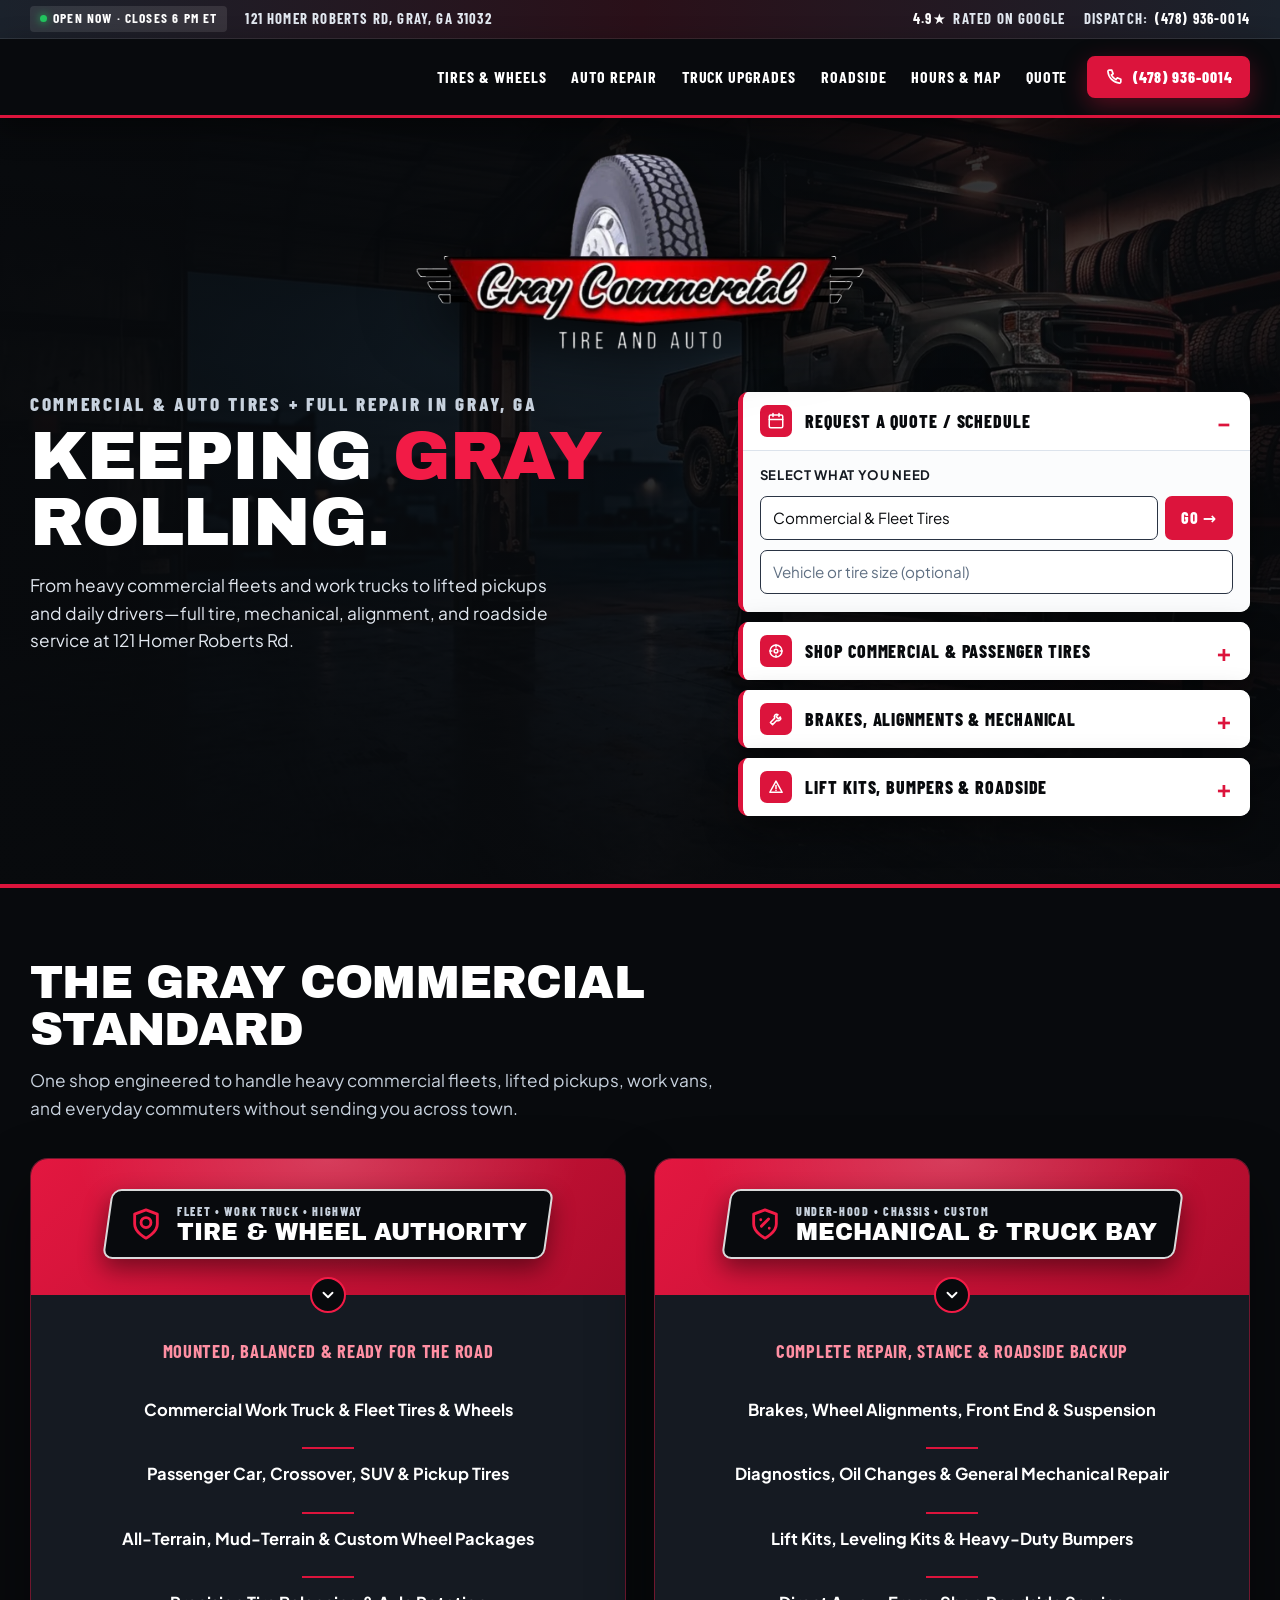
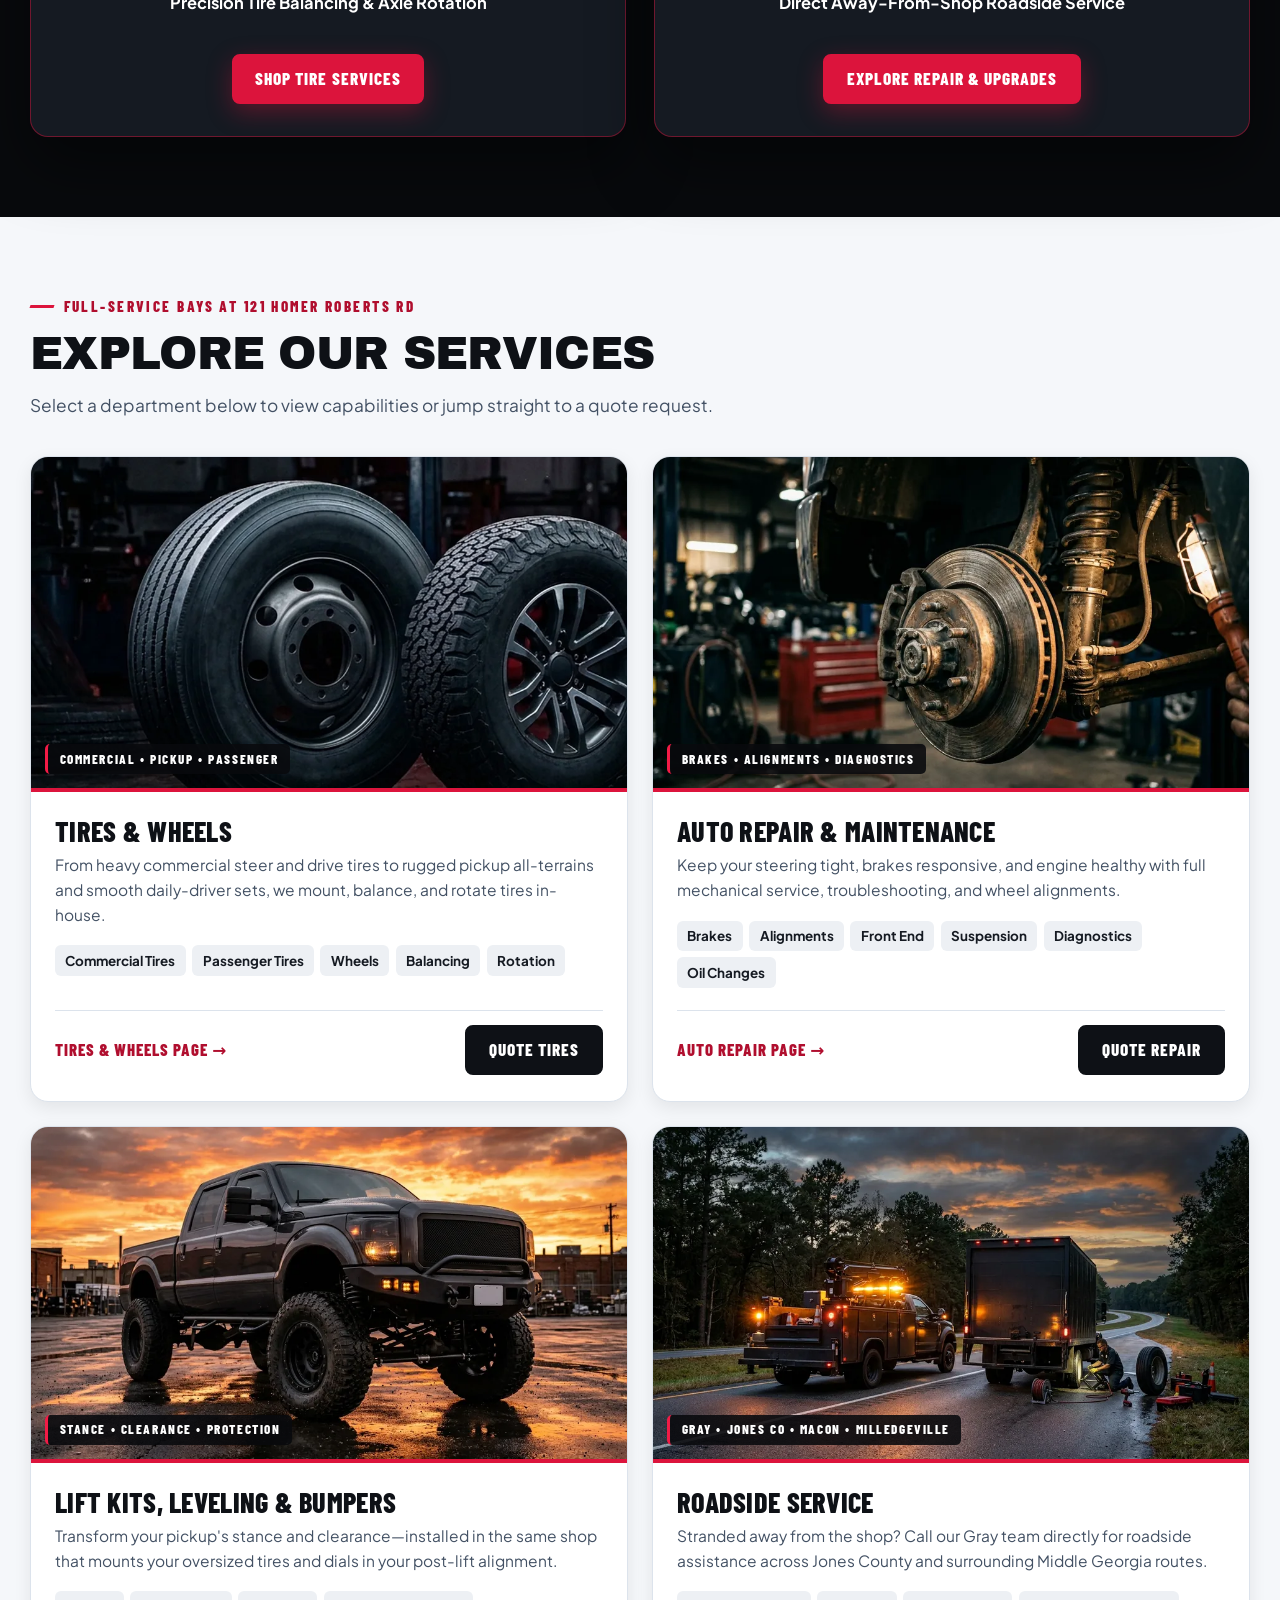
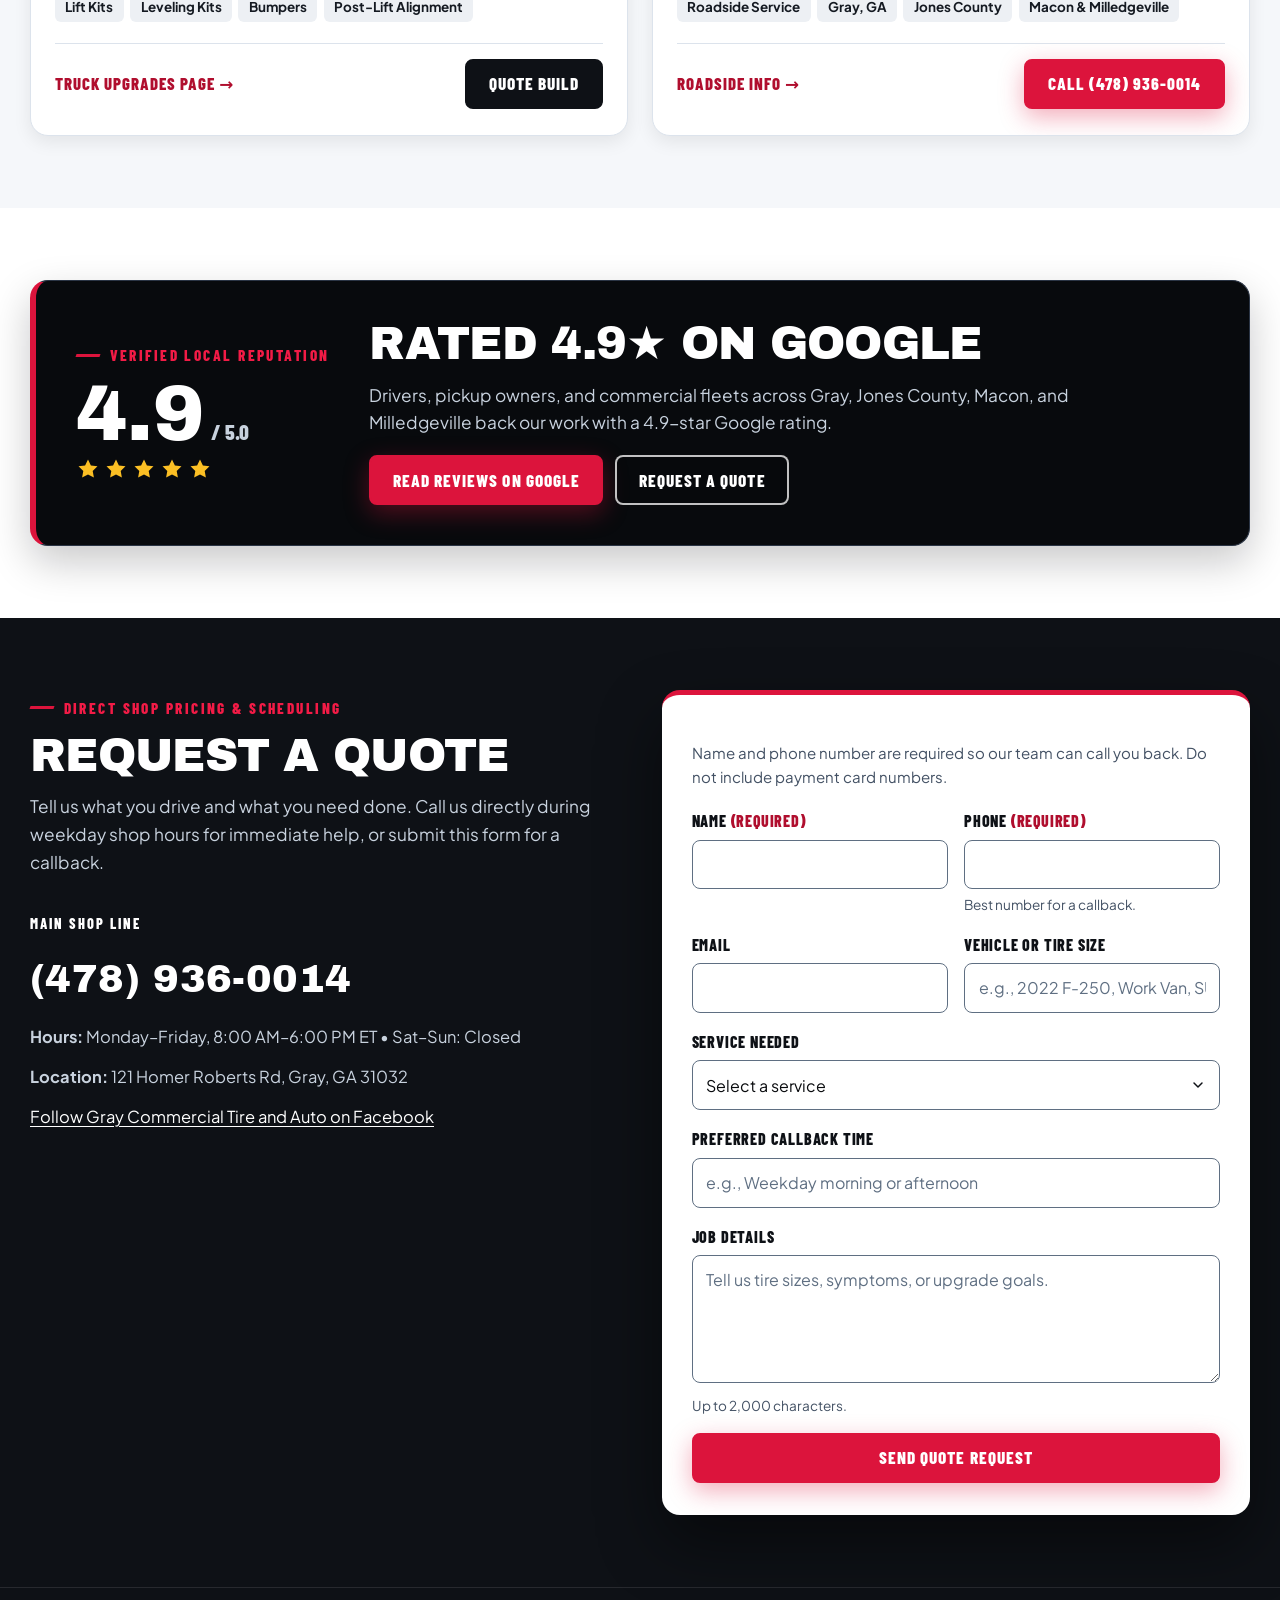
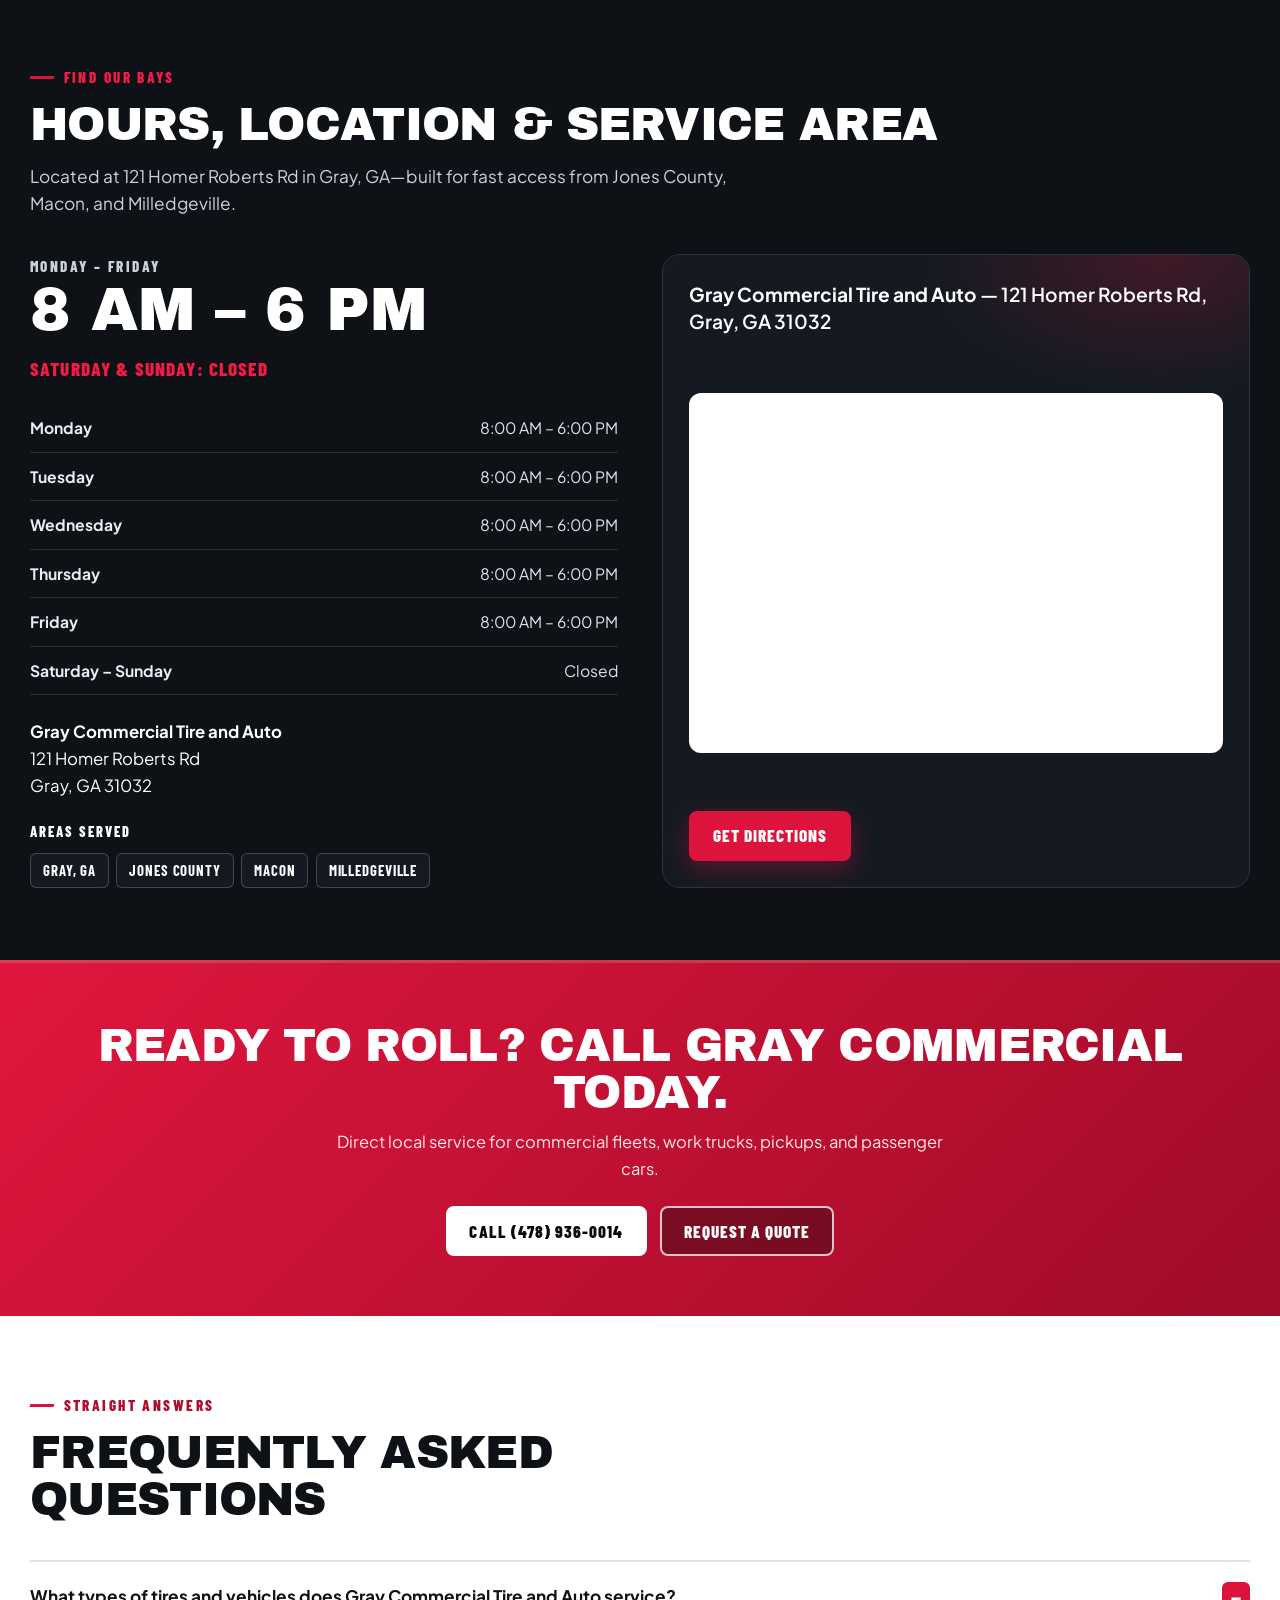
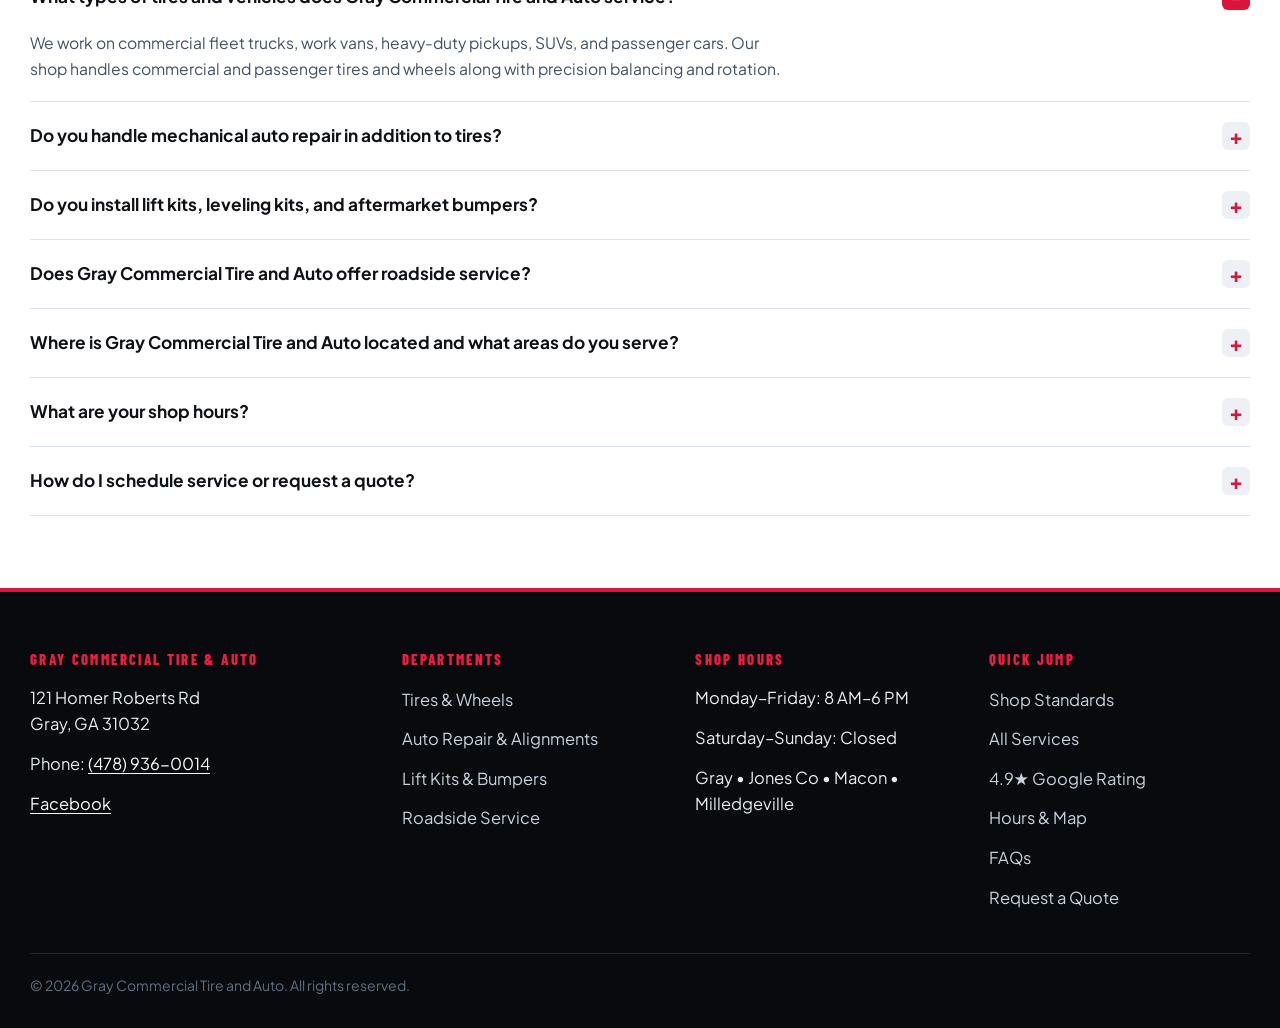
<file: index.html>
<!DOCTYPE html>
<html lang="en">
<head>
  <meta charset="utf-8">
  <meta name="viewport" content="width=device-width, initial-scale=1">
  <title>Gray Commercial Tire and Auto | Commercial &amp; Auto Tires &amp; Repair in Gray, GA</title>
  <meta name="description" content="Commercial and passenger tires, brakes, wheel alignments, mechanical repair, lift kits, and roadside service at 121 Homer Roberts Rd, Gray, GA. Call (478) 936-0014.">
  <meta name="robots" content="index, follow">
  <meta name="theme-color" content="#080a0d">
  <meta name="color-scheme" content="dark light">
  <meta name="format-detection" content="telephone=no">
  <meta name="application-name" content="Gray Commercial Tire and Auto">
  <!-- PLACEHOLDER: production domain is unknown, so canonical and og:url are omitted. Update sitemap.xml and robots.txt when the domain is confirmed. -->
  <meta property="og:site_name" content="Gray Commercial Tire and Auto">
  <meta property="og:title" content="Gray Commercial Tire and Auto | Commercial &amp; Auto Tires &amp; Repair in Gray, GA">
  <meta property="og:description" content="Commercial and passenger tires, brakes, wheel alignments, mechanical repair, lift kits, and roadside service in Gray, GA. Call (478) 936-0014.">
  <meta property="og:type" content="website">
  <meta property="og:image" content="img/logo-og.png">
  <meta property="og:image:width" content="1200">
  <meta property="og:image:height" content="630">
  <meta property="og:image:alt" content="Gray Commercial Tire and Auto logo">
  <meta property="og:locale" content="en_US">
  <meta name="twitter:card" content="summary_large_image">
  <meta name="twitter:title" content="Gray Commercial Tire and Auto | Commercial &amp; Auto Tires &amp; Repair in Gray, GA">
  <meta name="twitter:description" content="Commercial and passenger tires, brakes, wheel alignments, mechanical repair, lift kits, and roadside service in Gray, GA. Call (478) 936-0014.">
  <meta name="twitter:image" content="img/logo-og.png">
  <link rel="icon" href="img/favicon-32.png" type="image/png" sizes="32x32">
  <link rel="icon" href="img/favicon-192.png" type="image/png" sizes="192x192">
  <link rel="apple-touch-icon" href="img/apple-touch-icon.png">
  <link rel="manifest" href="site.webmanifest">
  <link rel="preload" as="image" href="img/hero-garage.webp" type="image/webp">
  <link rel="preconnect" href="https://fonts.googleapis.com">
  <link rel="preconnect" href="https://fonts.gstatic.com" crossorigin>
  <link rel="stylesheet" href="https://fonts.googleapis.com/css2?family=Archivo+Black&amp;family=Barlow+Condensed:ital,wght@0,700;0,800;1,800&amp;family=Plus+Jakarta+Sans:wght@400;500;600;700&amp;display=swap">
  <link rel="stylesheet" href="css/styles.css">
  <script>document.documentElement.classList.add("js");</script>
  <!-- Geo coordinates are the U.S. Census Bureau Public AR Current address-range match for 121 Homer Roberts Rd, Gray, GA 31032 (interpolated along the 101–123 range), retrieved 2026-11-24. -->
  <script type="application/ld+json">
  {
    "@context": "https://schema.org",
    "@graph": [
      {
        "@type": ["TireShop", "AutoRepair"],
        "@id": "#business",
        "name": "Gray Commercial Tire and Auto",
        "logo": "img/logo-og.png",
        "image": "img/hero-garage.webp",
        "description": "Gray Commercial Tire and Auto is a full-service commercial and passenger tire shop and auto repair facility at 121 Homer Roberts Rd, Gray, GA 31032 serving Gray, Jones County, Macon, and Milledgeville. Services cover commercial and passenger tires and wheels, balancing, rotation, oil changes, brakes, front end repair, diagnostics, wheel alignments, suspension, lift and leveling kits, bumpers, general mechanical repair, and roadside service.",
        "telephone": "+1-478-936-0014",
        "address": {
          "@type": "PostalAddress",
          "streetAddress": "121 Homer Roberts Rd",
          "addressLocality": "Gray",
          "addressRegion": "GA",
          "postalCode": "31032",
          "addressCountry": "US"
        },
        "geo": {
          "@type": "GeoCoordinates",
          "latitude": 32.962841,
          "longitude": -83.578874
        },
        "openingHoursSpecification": [
          {
            "@type": "OpeningHoursSpecification",
            "dayOfWeek": [
              "https://schema.org/Monday",
              "https://schema.org/Tuesday",
              "https://schema.org/Wednesday",
              "https://schema.org/Thursday",
              "https://schema.org/Friday"
            ],
            "opens": "08:00",
            "closes": "18:00"
          }
        ],
        "areaServed": [
          {
            "@type": "City",
            "name": "Gray",
            "containedInPlace": { "@type": "State", "name": "Georgia" }
          },
          {
            "@type": "AdministrativeArea",
            "name": "Jones County",
            "containedInPlace": { "@type": "State", "name": "Georgia" }
          },
          {
            "@type": "City",
            "name": "Macon",
            "containedInPlace": { "@type": "State", "name": "Georgia" }
          },
          {
            "@type": "City",
            "name": "Milledgeville",
            "containedInPlace": { "@type": "State", "name": "Georgia" }
          }
        ],
        "sameAs": ["https://facebook.com/620062815120284"],
        "hasOfferCatalog": {
          "@type": "OfferCatalog",
          "name": "Tire, Auto Repair & Roadside Services",
          "itemListElement": [
            { "@type": "Offer", "itemOffered": { "@type": "Service", "name": "Commercial tires and wheels", "description": "Heavy-duty tire and wheel service for work trucks, vans, and commercial fleet vehicles." } },
            { "@type": "Offer", "itemOffered": { "@type": "Service", "name": "Passenger tires and wheels", "description": "Tire sales, mounting, and wheel service for passenger cars, crossovers, SUVs, and light trucks." } },
            { "@type": "Offer", "itemOffered": { "@type": "Service", "name": "Tire balancing", "description": "Precision wheel and tire balancing to reduce vibration and promote even tread wear." } },
            { "@type": "Offer", "itemOffered": { "@type": "Service", "name": "Tire rotation", "description": "Scheduled tire rotation across axle positions to extend tire tread life." } },
            { "@type": "Offer", "itemOffered": { "@type": "Service", "name": "Oil changes", "description": "Engine oil and filter changes to keep passenger vehicles and work trucks running reliably." } },
            { "@type": "Offer", "itemOffered": { "@type": "Service", "name": "Brakes", "description": "Brake inspection, repair, and replacement service for safe stopping power." } },
            { "@type": "Offer", "itemOffered": { "@type": "Service", "name": "Front end", "description": "Front-end inspection and component repair for stable steering and handling." } },
            { "@type": "Offer", "itemOffered": { "@type": "Service", "name": "Diagnostics", "description": "System diagnostics to pinpoint warning lights, drivability issues, and mechanical faults." } },
            { "@type": "Offer", "itemOffered": { "@type": "Service", "name": "Alignments", "description": "Wheel alignment adjustments to keep vehicles tracking straight and protect tire wear." } },
            { "@type": "Offer", "itemOffered": { "@type": "Service", "name": "Lift and leveling kits", "description": "Installation of lift kits and leveling kits to raise ground clearance or level truck stance." } },
            { "@type": "Offer", "itemOffered": { "@type": "Service", "name": "Bumpers", "description": "Bumper installation and service for trucks and passenger vehicles." } },
            { "@type": "Offer", "itemOffered": { "@type": "Service", "name": "Suspension", "description": "Suspension inspection and repair for ride stability, load support, and control." } },
            { "@type": "Offer", "itemOffered": { "@type": "Service", "name": "General mechanical repair", "description": "Comprehensive mechanical repair covering everyday maintenance and complex shop work." } },
            { "@type": "Offer", "itemOffered": { "@type": "Service", "name": "Roadside Service", "description": "Away-from-shop roadside assistance when a vehicle breaks down or needs tire help on the road." } }
          ]
        }
      },
      {
        "@type": "FAQPage",
        "mainEntity": [
          {
            "@type": "Question",
            "name": "What types of tires and vehicles does Gray Commercial Tire and Auto service?",
            "acceptedAnswer": {
              "@type": "Answer",
              "text": "We work on commercial fleet trucks, work vans, heavy-duty pickups, SUVs, and passenger cars. Our shop handles commercial and passenger tires and wheels along with precision balancing and rotation."
            }
          },
          {
            "@type": "Question",
            "name": "Do you handle mechanical auto repair in addition to tires?",
            "acceptedAnswer": {
              "@type": "Answer",
              "text": "Yes. Alongside tires and wheels, we provide oil changes, brake service, front end repair, vehicle diagnostics, wheel alignments, suspension work, and general mechanical repair at our shop in Gray, GA."
            }
          },
          {
            "@type": "Question",
            "name": "Do you install lift kits, leveling kits, and aftermarket bumpers?",
            "acceptedAnswer": {
              "@type": "Answer",
              "text": "Yes. We install lift and leveling kits and service or install bumpers, and we can perform wheel alignments and tire balancing in-house."
            }
          },
          {
            "@type": "Question",
            "name": "Does Gray Commercial Tire and Auto offer roadside service?",
            "acceptedAnswer": {
              "@type": "Answer",
              "text": "Yes. We offer roadside service when your vehicle needs help away from the shop. Call (478) 936-0014 to speak with our team about your location and vehicle."
            }
          },
          {
            "@type": "Question",
            "name": "Where is Gray Commercial Tire and Auto located and what areas do you serve?",
            "acceptedAnswer": {
              "@type": "Answer",
              "text": "Our shop is located at 121 Homer Roberts Rd, Gray, GA 31032. We serve drivers and commercial fleets across Gray, Jones County, Macon, and Milledgeville."
            }
          },
          {
            "@type": "Question",
            "name": "What are your shop hours?",
            "acceptedAnswer": {
              "@type": "Answer",
              "text": "We are open Monday through Friday from 8:00 AM to 6:00 PM ET, and closed on Saturday and Sunday."
            }
          },
          {
            "@type": "Question",
            "name": "How do I schedule service or request a quote?",
            "acceptedAnswer": {
              "@type": "Answer",
              "text": "Call us directly at (478) 936-0014 Monday through Friday between 8 AM and 6 PM, or submit the online quote request form on this page with your name, phone number, vehicle details, and needed service."
            }
          }
        ]
      }
    ]
  }
  </script>
</head>
<body data-hero="true">
  <a class="skip" href="#content">Skip to content</a>

  <div class="utility-bar" role="region" aria-label="Shop status and location">
    <div class="wrap utility-inner">
      <div class="utility-cluster">
        <span class="status-pill" data-open-status>Mon&ndash;Fri 8 AM&ndash;6 PM</span>
        <span class="utility-item utility-hide-sm">121 Homer Roberts Rd, Gray, GA 31032</span>
      </div>
      <div class="utility-cluster">
        <a class="utility-item utility-hide-sm" href="#reviews"><strong>4.9&#9733;</strong> Rated on Google</a>
        <a class="utility-item" href="tel:+14789360014">Dispatch: <strong>(478) 936-0014</strong></a>
      </div>
    </div>
  </div>

  <header class="site-header hide-header-logo" id="site-header">
    <div class="wrap header-bar">
      <a class="logo" href="index.html">
        <picture>
          <source srcset="img/logo-header.webp" type="image/webp">
          <img src="img/logo-header.png" alt="Gray Commercial Tire and Auto" width="350" height="160">
        </picture>
      </a>
      <div class="header-cluster">
        <nav class="site-nav" id="site-nav" aria-label="Main navigation">
          <a href="tires-and-wheels.html">Tires &amp; Wheels</a>
          <a href="auto-repair.html">Auto Repair</a>
          <a href="truck-upgrades.html">Truck Upgrades</a>
          <a href="roadside-service.html">Roadside</a>
          <a href="#hours">Hours &amp; Map</a>
          <a href="#contact">Quote</a>
        </nav>
        <a class="btn btn-primary header-call" href="tel:+14789360014" aria-label="Call Gray Commercial Tire and Auto at (478) 936-0014">
          <svg class="icon" viewBox="0 0 24 24" aria-hidden="true" fill="none" stroke="currentColor" stroke-width="2" stroke-linecap="round" stroke-linejoin="round"><path d="M6.2 3.8h3.1L11 8.2 8.8 9.5a12 12 0 0 0 5.7 5.7l1.3-2.2 4.4 1.7v3.1a1.5 1.5 0 0 1-1.6 1.5A15.2 15.2 0 0 1 4.7 5.4 1.5 1.5 0 0 1 6.2 3.8z"/></svg>
          <span class="call-short">Call</span>
          <span class="call-full">(478) 936-0014</span>
        </a>
        <button class="menu-toggle" type="button" aria-expanded="false" aria-controls="site-nav" aria-label="Open menu">
          <svg class="icon icon-open" viewBox="0 0 24 24" aria-hidden="true" fill="none" stroke="currentColor" stroke-width="2" stroke-linecap="round"><path d="M4 7h16M4 12h16M4 17h16"/></svg>
          <svg class="icon icon-close" viewBox="0 0 24 24" aria-hidden="true" fill="none" stroke="currentColor" stroke-width="2" stroke-linecap="round"><path d="M6 6l12 12M18 6 6 18"/></svg>
        </button>
      </div>
    </div>
  </header>

  <main id="content">
    <section class="hero" aria-labelledby="hero-heading">
      <div class="hero-bg" aria-hidden="true">
        <img src="img/hero-garage.webp" alt="" width="1600" height="900" fetchpriority="high">
      </div>
      <div class="wrap">
        <div class="hero-top-logo" id="hero-logo">
          <picture>
            <source srcset="img/logo-hero.webp" type="image/webp">
            <img src="img/logo-hero.png" alt="Gray Commercial Tire and Auto" width="1100" height="503">
          </picture>
        </div>

        <div class="hero-grid">
          <div class="hero-copy">
            <h1 id="hero-heading">
              <span class="hero-kicker">Commercial &amp; Auto Tires + Full Repair in Gray, GA</span>
              Keeping <span class="accent">Gray</span> Rolling.
            </h1>
            <p class="hero-sub">From heavy commercial fleets and work trucks to lifted pickups and daily drivers—full tire, mechanical, alignment, and roadside service at 121 Homer Roberts Rd.</p>
          </div>

          <div class="action-stack" role="region" aria-label="Quick shop actions">
            <div class="action-drawer">
              <button class="drawer-toggle" type="button" aria-expanded="true" aria-controls="drawer-quote">
                <span class="drawer-badge" aria-hidden="true">
                  <svg viewBox="0 0 24 24" fill="none" stroke="currentColor" stroke-width="2" stroke-linecap="round" stroke-linejoin="round"><rect x="3" y="4" width="18" height="17" rx="2"/><path d="M16 2v4M8 2v4M3 10h18"/></svg>
                </span>
                <span>Request a Quote / Schedule</span>
                <span class="drawer-sign" aria-hidden="true">&minus;</span>
              </button>
              <div class="drawer-body" id="drawer-quote">
                <form class="quick-launcher" id="hero-quick-quote">
                  <label for="quick-service">Select What You Need</label>
                  <div class="quick-row">
                    <select id="quick-service">
                      <option value="Commercial tires and wheels">Commercial &amp; Fleet Tires</option>
                      <option value="Passenger tires and wheels">Passenger &amp; Light Truck Tires</option>
                      <option value="Brakes">Brakes &amp; Stopping</option>
                      <option value="Alignments">Wheel Alignment</option>
                      <option value="Lift and leveling kits">Lift &amp; Leveling Kits</option>
                      <option value="Bumpers">Bumpers</option>
                      <option value="Oil changes">Oil Change &amp; Maintenance</option>
                      <option value="Diagnostics">Diagnostics / Repair</option>
                      <option value="Roadside Service">Roadside Service</option>
                    </select>
                    <button class="quick-go" type="submit">Go &rarr;</button>
                  </div>
                  <input id="quick-vehicle" type="text" maxlength="100" placeholder="Vehicle or tire size (optional)">
                </form>
              </div>
            </div>

            <div class="action-drawer">
              <button class="drawer-toggle" type="button" aria-expanded="false" aria-controls="drawer-tires">
                <span class="drawer-badge" aria-hidden="true">
                  <svg viewBox="0 0 24 24" fill="none" stroke="currentColor" stroke-width="2" stroke-linecap="round" stroke-linejoin="round"><circle cx="12" cy="12" r="8"/><circle cx="12" cy="12" r="2.5"/><path d="M12 4v2.5M12 17.5V20M4 12h2.5M17.5 12H20"/></svg>
                </span>
                <span>Shop Commercial &amp; Passenger Tires</span>
                <span class="drawer-sign" aria-hidden="true">+</span>
              </button>
              <div class="drawer-body" id="drawer-tires" hidden>
                <p>Heavy commercial work truck and fleet tires alongside passenger car, SUV, and pickup tires—mounted, balanced, and rotated in Gray.</p>
                <div class="drawer-actions">
                  <a class="btn btn-primary" href="tires-and-wheels.html">Explore Tires &rarr;</a>
                  <a class="btn btn-outline-dark" href="tel:+14789360014">Call (478) 936-0014</a>
                </div>
              </div>
            </div>

            <div class="action-drawer">
              <button class="drawer-toggle" type="button" aria-expanded="false" aria-controls="drawer-repair">
                <span class="drawer-badge" aria-hidden="true">
                  <svg viewBox="0 0 24 24" fill="none" stroke="currentColor" stroke-width="2" stroke-linecap="round" stroke-linejoin="round"><path d="M14.7 6.3a3.2 3.2 0 0 0-4.4 4.5L4.5 16.6 7.4 19.5l5.8-5.8a3.2 3.2 0 0 0 4.5-4.4L15.2 11.8 12.2 8.8l2.5-2.5z"/></svg>
                </span>
                <span>Brakes, Alignments &amp; Mechanical</span>
                <span class="drawer-sign" aria-hidden="true">+</span>
              </button>
              <div class="drawer-body" id="drawer-repair" hidden>
                <p>Precision wheel alignments, brakes, front end, suspension, oil changes, diagnostics, and full mechanical repair.</p>
                <div class="drawer-actions">
                  <a class="btn btn-primary" href="auto-repair.html">Auto Repair Bay &rarr;</a>
                  <a class="btn btn-outline-dark" href="#contact">Get Estimate</a>
                </div>
              </div>
            </div>

            <div class="action-drawer">
              <button class="drawer-toggle" type="button" aria-expanded="false" aria-controls="drawer-upgrades">
                <span class="drawer-badge" aria-hidden="true">
                  <svg viewBox="0 0 24 24" fill="none" stroke="currentColor" stroke-width="2" stroke-linecap="round" stroke-linejoin="round"><path d="M12 4.2 20.2 19H3.8L12 4.2z"/><path d="M12 10v4.2"/><path d="M12 16.8h.01"/></svg>
                </span>
                <span>Lift Kits, Bumpers &amp; Roadside</span>
                <span class="drawer-sign" aria-hidden="true">+</span>
              </button>
              <div class="drawer-body" id="drawer-upgrades" hidden>
                <p>Suspension lift &amp; leveling kits, custom steel bumpers, and away-from-shop roadside dispatch across Middle Georgia.</p>
                <div class="drawer-actions">
                  <a class="btn btn-primary" href="truck-upgrades.html">Truck Upgrades</a>
                  <a class="btn btn-secondary" href="roadside-service.html">Roadside Dispatch</a>
                </div>
              </div>
            </div>
          </div>
        </div>
      </div>
    </section>

    <section class="standards-band reveal" id="standards" aria-labelledby="standards-heading">
      <div class="wrap">
        <div class="section-head">
          <h2 id="standards-heading">The Gray Commercial Standard</h2>
          <p class="intro">One shop engineered to handle heavy commercial fleets, lifted pickups, work vans, and everyday commuters without sending you across town.</p>
        </div>

        <div class="shield-grid">
          <article class="shield-card">
            <div class="shield-cap">
              <div class="shield-emblem">
                <svg viewBox="0 0 24 24" fill="none" stroke="currentColor" stroke-width="2" stroke-linecap="round" stroke-linejoin="round" aria-hidden="true"><path d="M12 22s8-4 8-10V5l-8-3-8 3v7c0 6 8 10 8 10z"/><circle cx="12" cy="11" r="3.5"/></svg>
                <div class="shield-emblem-text">
                  <span class="shield-emblem-kicker">Fleet &bull; Work Truck &bull; Highway</span>
                  <span class="shield-emblem-title">Tire &amp; Wheel Authority</span>
                </div>
              </div>
            </div>
            <div class="shield-notch" aria-hidden="true">
              <svg viewBox="0 0 24 24" fill="none" stroke="currentColor" stroke-width="2.5" stroke-linecap="round" stroke-linejoin="round"><path d="M6 9l6 6 6-6"/></svg>
            </div>
            <div class="shield-body">
              <p class="shield-sub">Mounted, Balanced &amp; Ready for the Road</p>
              <ul class="shield-list">
                <li>Commercial Work Truck &amp; Fleet Tires &amp; Wheels</li>
                <li>Passenger Car, Crossover, SUV &amp; Pickup Tires</li>
                <li>All-Terrain, Mud-Terrain &amp; Custom Wheel Packages</li>
                <li>Precision Tire Balancing &amp; Axle Rotation</li>
              </ul>
              <div class="shield-footer">
                <a class="btn btn-primary" href="tires-and-wheels.html">Shop Tire Services</a>
              </div>
            </div>
          </article>

          <article class="shield-card">
            <div class="shield-cap">
              <div class="shield-emblem">
                <svg viewBox="0 0 24 24" fill="none" stroke="currentColor" stroke-width="2" stroke-linecap="round" stroke-linejoin="round" aria-hidden="true"><path d="M12 22s8-4 8-10V5l-8-3-8 3v7c0 6 8 10 8 10z"/><path d="M9.5 13.5l5-5M9 9h.01M15 15h.01"/></svg>
                <div class="shield-emblem-text">
                  <span class="shield-emblem-kicker">Under-Hood &bull; Chassis &bull; Custom</span>
                  <span class="shield-emblem-title">Mechanical &amp; Truck Bay</span>
                </div>
              </div>
            </div>
            <div class="shield-notch" aria-hidden="true">
              <svg viewBox="0 0 24 24" fill="none" stroke="currentColor" stroke-width="2.5" stroke-linecap="round" stroke-linejoin="round"><path d="M6 9l6 6 6-6"/></svg>
            </div>
            <div class="shield-body">
              <p class="shield-sub">Complete Repair, Stance &amp; Roadside Backup</p>
              <ul class="shield-list">
                <li>Brakes, Wheel Alignments, Front End &amp; Suspension</li>
                <li>Diagnostics, Oil Changes &amp; General Mechanical Repair</li>
                <li>Lift Kits, Leveling Kits &amp; Heavy-Duty Bumpers</li>
                <li>Direct Away-From-Shop Roadside Service</li>
              </ul>
              <div class="shield-footer">
                <a class="btn btn-primary" href="auto-repair.html">Explore Repair &amp; Upgrades</a>
              </div>
            </div>
          </article>
        </div>
      </div>
    </section>

    <section class="section section-mist reveal" id="services" aria-labelledby="services-heading">
      <div class="wrap">
        <div class="section-head">
          <p class="eyebrow">Full-Service Bays at 121 Homer Roberts Rd</p>
          <h2 id="services-heading">Explore Our Services</h2>
          <p class="intro">Select a department below to view capabilities or jump straight to a quote request.</p>
        </div>

        <div class="photo-card-grid">
          <article class="photo-card">
            <div class="photo-card-media">
              <img src="img/card-tires.webp" alt="Commercial truck, pickup all-terrain, and passenger tires and wheels on a dark shop floor" width="960" height="540" loading="lazy">
              <span class="photo-card-tag">Commercial &bull; Pickup &bull; Passenger</span>
            </div>
            <div class="photo-card-body">
              <h3>Tires &amp; Wheels</h3>
              <p>From heavy commercial steer and drive tires to rugged pickup all-terrains and smooth daily-driver sets, we mount, balance, and rotate tires in-house.</p>
              <ul class="tag-cloud" aria-label="Tire services">
                <li>Commercial Tires</li>
                <li>Passenger Tires</li>
                <li>Wheels</li>
                <li>Balancing</li>
                <li>Rotation</li>
              </ul>
              <div class="photo-card-footer">
                <a class="text-link" href="tires-and-wheels.html">Tires &amp; Wheels Page &rarr;</a>
                <a class="btn btn-secondary" href="index.html?service=Commercial%20tires%20and%20wheels#contact">Quote Tires</a>
              </div>
            </div>
          </article>

          <article class="photo-card">
            <div class="photo-card-media">
              <img src="img/card-repair.webp" alt="Heavy-duty disc brake rotor, caliper, and suspension assembly inside an auto repair bay" width="960" height="540" loading="lazy">
              <span class="photo-card-tag">Brakes &bull; Alignments &bull; Diagnostics</span>
            </div>
            <div class="photo-card-body">
              <h3>Auto Repair &amp; Maintenance</h3>
              <p>Keep your steering tight, brakes responsive, and engine healthy with full mechanical service, troubleshooting, and wheel alignments.</p>
              <ul class="tag-cloud" aria-label="Mechanical services">
                <li>Brakes</li>
                <li>Alignments</li>
                <li>Front End</li>
                <li>Suspension</li>
                <li>Diagnostics</li>
                <li>Oil Changes</li>
              </ul>
              <div class="photo-card-footer">
                <a class="text-link" href="auto-repair.html">Auto Repair Page &rarr;</a>
                <a class="btn btn-secondary" href="index.html?service=Brakes#contact">Quote Repair</a>
              </div>
            </div>
          </article>

          <article class="photo-card">
            <div class="photo-card-media">
              <img src="img/card-trucks.webp" alt="Custom lifted heavy-duty pickup truck with steel off-road bumper and mud-terrain tires at sunset" width="960" height="540" loading="lazy">
              <span class="photo-card-tag">Stance &bull; Clearance &bull; Protection</span>
            </div>
            <div class="photo-card-body">
              <h3>Lift Kits, Leveling &amp; Bumpers</h3>
              <p>Transform your pickup's stance and clearance—installed in the same shop that mounts your oversized tires and dials in your post-lift alignment.</p>
              <ul class="tag-cloud" aria-label="Truck upgrade services">
                <li>Lift Kits</li>
                <li>Leveling Kits</li>
                <li>Bumpers</li>
                <li>Post-Lift Alignment</li>
              </ul>
              <div class="photo-card-footer">
                <a class="text-link" href="truck-upgrades.html">Truck Upgrades Page &rarr;</a>
                <a class="btn btn-secondary" href="index.html?service=Lift%20and%20leveling%20kits#contact">Quote Build</a>
              </div>
            </div>
          </article>

          <article class="photo-card">
            <div class="photo-card-media">
              <img src="img/card-roadside.webp" alt="Roadside tire service truck with amber warning lights assisting a commercial box truck at dusk" width="960" height="540" loading="lazy">
              <span class="photo-card-tag">Gray &bull; Jones Co &bull; Macon &bull; Milledgeville</span>
            </div>
            <div class="photo-card-body">
              <h3>Roadside Service</h3>
              <p>Stranded away from the shop? Call our Gray team directly for roadside assistance across Jones County and surrounding Middle Georgia routes.</p>
              <ul class="tag-cloud" aria-label="Roadside coverage">
                <li>Roadside Service</li>
                <li>Gray, GA</li>
                <li>Jones County</li>
                <li>Macon &amp; Milledgeville</li>
              </ul>
              <div class="photo-card-footer">
                <a class="text-link" href="roadside-service.html">Roadside Info &rarr;</a>
                <a class="btn btn-primary" href="tel:+14789360014">Call (478) 936-0014</a>
              </div>
            </div>
          </article>
        </div>
      </div>
    </section>

    <section class="section section-white reveal" id="reviews" aria-labelledby="reviews-heading">
      <div class="wrap">
        <div class="reputation-box">
          <div>
            <p class="eyebrow">Verified Local Reputation</p>
            <div class="rating-score">
              <span class="rating-number">4.9</span>
              <span class="rating-out-of">/ 5.0</span>
            </div>
            <div class="stars-row" aria-label="Rated 4.9 out of 5 stars on Google">
              <svg viewBox="0 0 24 24" fill="currentColor" aria-hidden="true"><path d="M12 2.4l2.9 6 6.6.9-4.8 4.6 1.2 6.6L12 17.4l-5.9 3.1 1.2-6.6-4.8-4.6 6.6-.9z"/></svg>
              <svg viewBox="0 0 24 24" fill="currentColor" aria-hidden="true"><path d="M12 2.4l2.9 6 6.6.9-4.8 4.6 1.2 6.6L12 17.4l-5.9 3.1 1.2-6.6-4.8-4.6 6.6-.9z"/></svg>
              <svg viewBox="0 0 24 24" fill="currentColor" aria-hidden="true"><path d="M12 2.4l2.9 6 6.6.9-4.8 4.6 1.2 6.6L12 17.4l-5.9 3.1 1.2-6.6-4.8-4.6 6.6-.9z"/></svg>
              <svg viewBox="0 0 24 24" fill="currentColor" aria-hidden="true"><path d="M12 2.4l2.9 6 6.6.9-4.8 4.6 1.2 6.6L12 17.4l-5.9 3.1 1.2-6.6-4.8-4.6 6.6-.9z"/></svg>
              <svg viewBox="0 0 24 24" fill="currentColor" aria-hidden="true"><path d="M12 2.4l2.9 6 6.6.9-4.8 4.6 1.2 6.6L12 17.4l-5.9 3.1 1.2-6.6-4.8-4.6 6.6-.9z"/></svg>
            </div>
          </div>
          <div>
            <h2 id="reviews-heading">Rated 4.9&#9733; on Google</h2>
            <p class="intro">Drivers, pickup owners, and commercial fleets across Gray, Jones County, Macon, and Milledgeville back our work with a 4.9-star Google rating.</p>
            <div class="reputation-actions">
              <a class="btn btn-primary" href="https://www.google.com/maps/search/?api=1&amp;query=Gray+Commercial+Tire+and+Auto%2C+121+Homer+Roberts+Rd%2C+Gray%2C+GA+31032" target="_blank" rel="noopener noreferrer">Read Reviews on Google<span class="sr-only"> (opens in a new tab)</span></a>
              <a class="btn btn-ghost" href="#contact">Request a Quote</a>
            </div>
          </div>
        </div>
      </div>
    </section>

    <section class="section section-dark reveal" id="contact" aria-labelledby="contact-heading">
      <div class="wrap">
        <div class="contact-layout">
          <div class="contact-copy">
            <p class="eyebrow">Direct Shop Pricing &amp; Scheduling</p>
            <h2 id="contact-heading">Request a Quote</h2>
            <p class="intro">Tell us what you drive and what you need done. Call us directly during weekday shop hours for immediate help, or submit this form for a callback.</p>
            <p class="fine">Main Shop Line</p>
            <p class="phone-line"><a href="tel:+14789360014">(478) 936-0014</a></p>
            <p><strong>Hours:</strong> Monday&ndash;Friday, 8:00 AM&ndash;6:00 PM ET &bull; Sat&ndash;Sun: Closed</p>
            <p><strong>Location:</strong> 121 Homer Roberts Rd, Gray, GA 31032</p>
            <p><a href="https://facebook.com/620062815120284" target="_blank" rel="noopener noreferrer">Follow Gray Commercial Tire and Auto on Facebook<span class="sr-only"> (opens in a new tab)</span></a></p>
          </div>
          <form class="form-card" name="quote" method="POST" action="thanks.html" data-netlify="true" netlify-honeypot="bot-field" aria-describedby="form-note">
            <input type="hidden" name="form-name" value="quote">
            <p class="hp">
              <label>Do not fill this out: <input name="bot-field" type="text" tabindex="-1" autocomplete="off" maxlength="100"></label>
            </p>
            <p id="form-note">Name and phone number are required so our team can call you back. Do not include payment card numbers.</p>
            <p id="form-error" class="form-error" hidden role="alert">The form could not be sent right now. Please call us at (478) 936-0014.</p>
            <div class="form-grid">
              <div class="field">
                <label for="quote-name">Name <span class="req">(required)</span></label>
                <input id="quote-name" name="name" type="text" required maxlength="80" autocomplete="name" autocapitalize="words">
              </div>
              <div class="field">
                <label for="quote-phone">Phone <span class="req">(required)</span></label>
                <input id="quote-phone" name="phone" type="tel" required minlength="7" maxlength="30" inputmode="tel" autocomplete="tel" aria-describedby="phone-hint">
                <span class="hint" id="phone-hint">Best number for a callback.</span>
              </div>
              <div class="field">
                <label for="quote-email">Email</label>
                <input id="quote-email" name="email" type="email" maxlength="254" autocomplete="email" autocapitalize="off" spellcheck="false">
              </div>
              <div class="field">
                <label for="quote-vehicle">Vehicle or Tire Size</label>
                <input id="quote-vehicle" name="vehicle" type="text" maxlength="100" autocomplete="off" placeholder="e.g., 2022 F-250, Work Van, SUV">
              </div>
              <div class="field span-2">
                <label for="quote-service">Service Needed</label>
                <select id="quote-service" name="service">
                  <option value="">Select a service</option>
                  <option>Commercial tires and wheels</option>
                  <option>Passenger tires and wheels</option>
                  <option>Tire balancing</option>
                  <option>Tire rotation</option>
                  <option>Oil changes</option>
                  <option>Brakes</option>
                  <option>Front end</option>
                  <option>Diagnostics</option>
                  <option>Alignments</option>
                  <option>Lift and leveling kits</option>
                  <option>Bumpers</option>
                  <option>Suspension</option>
                  <option>General mechanical repair</option>
                  <option>Roadside Service</option>
                </select>
              </div>
              <div class="field span-2">
                <label for="quote-time">Preferred Callback Time</label>
                <input id="quote-time" name="preferred-time" type="text" maxlength="80" autocomplete="off" placeholder="e.g., Weekday morning or afternoon">
              </div>
              <div class="field span-2">
                <label for="quote-message">Job Details</label>
                <textarea id="quote-message" name="message" maxlength="2000" rows="4" aria-describedby="message-hint" placeholder="Tell us tire sizes, symptoms, or upgrade goals."></textarea>
                <span class="hint" id="message-hint">Up to 2,000 characters.</span>
              </div>
              <div class="span-2">
                <button class="btn btn-primary" type="submit" style="width: 100%;">Send Quote Request</button>
              </div>
            </div>
          </form>
        </div>
      </div>
    </section>

    <section class="section section-dark reveal" id="hours" style="border-top: 1px solid rgba(255,255,255,0.1);" aria-labelledby="hours-heading">
      <div class="wrap">
        <p class="eyebrow">Find Our Bays</p>
        <h2 id="hours-heading">Hours, Location &amp; Service Area</h2>
        <p class="intro">Located at 121 Homer Roberts Rd in Gray, GA—built for fast access from Jones County, Macon, and Milledgeville.</p>
        <div class="hours-layout">
          <div>
            <div class="hours-lockup">
              <p class="hours-days">Monday &ndash; Friday</p>
              <p class="hours-big">8 AM &ndash; 6 PM</p>
              <p class="hours-closed">Saturday &amp; Sunday: Closed</p>
            </div>
            <table class="hours-table">
              <caption class="sr-only">Weekly shop hours</caption>
              <tbody>
                <tr><th scope="row">Monday</th><td>8:00 AM &ndash; 6:00 PM</td></tr>
                <tr><th scope="row">Tuesday</th><td>8:00 AM &ndash; 6:00 PM</td></tr>
                <tr><th scope="row">Wednesday</th><td>8:00 AM &ndash; 6:00 PM</td></tr>
                <tr><th scope="row">Thursday</th><td>8:00 AM &ndash; 6:00 PM</td></tr>
                <tr><th scope="row">Friday</th><td>8:00 AM &ndash; 6:00 PM</td></tr>
                <tr><th scope="row">Saturday &ndash; Sunday</th><td>Closed</td></tr>
              </tbody>
            </table>
            <address>
              <strong>Gray Commercial Tire and Auto</strong><br>
              121 Homer Roberts Rd<br>
              Gray, GA 31032
            </address>
            <p class="fine">Areas Served</p>
            <div class="area-pills" aria-label="Service areas">
              <span class="area-pill">Gray, GA</span>
              <span class="area-pill">Jones County</span>
              <span class="area-pill">Macon</span>
              <span class="area-pill">Milledgeville</span>
            </div>
          </div>
          <div class="map-panel">
            <p class="map-address"><strong>Gray Commercial Tire and Auto</strong> &mdash; 121 Homer Roberts Rd, Gray, GA 31032</p>
            <div class="map-frame">
              <iframe
                title="Map of Gray Commercial Tire and Auto, 121 Homer Roberts Rd, Gray, GA 31032"
                src="https://maps.google.com/maps?q=Gray+Commercial+Tire+and+Auto%2C+121+Homer+Roberts+Rd%2C+Gray%2C+GA+31032&amp;z=15&amp;output=embed"
                width="600"
                height="380"
                loading="lazy"
                referrerpolicy="no-referrer-when-downgrade"
                allowfullscreen></iframe>
            </div>
            <div class="map-actions">
              <a class="btn btn-primary" href="https://www.google.com/maps/dir/?api=1&amp;destination=121+Homer+Roberts+Rd%2C+Gray%2C+GA+31032" target="_blank" rel="noopener noreferrer">Get Directions<span class="sr-only"> (opens in a new tab)</span></a>
            </div>
          </div>
        </div>
      </div>
    </section>

    <section class="cta-band reveal" id="cta" aria-labelledby="cta-heading">
      <div class="wrap">
        <h2 id="cta-heading">Ready to Roll? Call Gray Commercial Today.</h2>
        <p>Direct local service for commercial fleets, work trucks, pickups, and passenger cars.</p>
        <div class="cta-actions">
          <a class="btn btn-white" href="tel:+14789360014">Call (478) 936-0014</a>
          <a class="btn btn-ghost" href="#contact">Request a Quote</a>
        </div>
      </div>
    </section>

    <section class="section section-white reveal" id="faq" aria-labelledby="faq-heading">
      <div class="wrap">
        <div class="section-head">
          <p class="eyebrow">Straight Answers</p>
          <h2 id="faq-heading">Frequently Asked Questions</h2>
        </div>
        <div class="faq-list">
          <details class="faq" open>
            <summary><span class="faq-q">What types of tires and vehicles does Gray Commercial Tire and Auto service?</span></summary>
            <div class="faq-panel"><p class="faq-a">We work on commercial fleet trucks, work vans, heavy-duty pickups, SUVs, and passenger cars. Our shop handles commercial and passenger tires and wheels along with precision balancing and rotation.</p></div>
          </details>
          <details class="faq">
            <summary><span class="faq-q">Do you handle mechanical auto repair in addition to tires?</span></summary>
            <div class="faq-panel"><p class="faq-a">Yes. Alongside tires and wheels, we provide oil changes, brake service, front end repair, vehicle diagnostics, wheel alignments, suspension work, and general mechanical repair at our shop in Gray, GA.</p></div>
          </details>
          <details class="faq">
            <summary><span class="faq-q">Do you install lift kits, leveling kits, and aftermarket bumpers?</span></summary>
            <div class="faq-panel"><p class="faq-a">Yes. We install lift and leveling kits and service or install bumpers, and we can perform wheel alignments and tire balancing in-house.</p></div>
          </details>
          <details class="faq">
            <summary><span class="faq-q">Does Gray Commercial Tire and Auto offer roadside service?</span></summary>
            <div class="faq-panel"><p class="faq-a">Yes. We offer roadside service when your vehicle needs help away from the shop. Call (478) 936-0014 to speak with our team about your location and vehicle.</p></div>
          </details>
          <details class="faq">
            <summary><span class="faq-q">Where is Gray Commercial Tire and Auto located and what areas do you serve?</span></summary>
            <div class="faq-panel"><p class="faq-a">Our shop is located at 121 Homer Roberts Rd, Gray, GA 31032. We serve drivers and commercial fleets across Gray, Jones County, Macon, and Milledgeville.</p></div>
          </details>
          <details class="faq">
            <summary><span class="faq-q">What are your shop hours?</span></summary>
            <div class="faq-panel"><p class="faq-a">We are open Monday through Friday from 8:00 AM to 6:00 PM ET, and closed on Saturday and Sunday.</p></div>
          </details>
          <details class="faq">
            <summary><span class="faq-q">How do I schedule service or request a quote?</span></summary>
            <div class="faq-panel"><p class="faq-a">Call us directly at (478) 936-0014 Monday through Friday between 8 AM and 6 PM, or submit the online quote request form on this page with your name, phone number, vehicle details, and needed service.</p></div>
          </details>
        </div>
      </div>
    </section>
  </main>

  <div class="dock" role="region" aria-label="Call or get a quote">
    <a class="btn btn-primary" href="tel:+14789360014">Call Now</a>
    <a class="btn btn-outline-dark" href="#contact">Get a Quote</a>
  </div>

  <footer class="site-footer">
    <div class="wrap footer-grid">
      <div>
        <p class="footer-label">Gray Commercial Tire &amp; Auto</p>
        <p>121 Homer Roberts Rd<br>Gray, GA 31032</p>
        <p>Phone: <a href="tel:+14789360014">(478) 936-0014</a></p>
        <p><a href="https://facebook.com/620062815120284" target="_blank" rel="noopener noreferrer">Facebook<span class="sr-only"> (opens in a new tab)</span></a></p>
      </div>
      <div>
        <p class="footer-label">Departments</p>
        <div class="footer-links">
          <a href="tires-and-wheels.html">Tires &amp; Wheels</a>
          <a href="auto-repair.html">Auto Repair &amp; Alignments</a>
          <a href="truck-upgrades.html">Lift Kits &amp; Bumpers</a>
          <a href="roadside-service.html">Roadside Service</a>
        </div>
      </div>
      <div>
        <p class="footer-label">Shop Hours</p>
        <p>Monday&ndash;Friday: 8 AM&ndash;6 PM</p>
        <p>Saturday&ndash;Sunday: Closed</p>
        <p>Gray &bull; Jones Co &bull; Macon &bull; Milledgeville</p>
      </div>
      <nav aria-label="Footer">
        <p class="footer-label">Quick Jump</p>
        <div class="footer-links">
          <a href="#standards">Shop Standards</a>
          <a href="#services">All Services</a>
          <a href="#reviews">4.9&#9733; Google Rating</a>
          <a href="#hours">Hours &amp; Map</a>
          <a href="#faq">FAQs</a>
          <a href="#contact">Request a Quote</a>
        </div>
      </nav>
    </div>
    <div class="wrap">
      <p class="fine-print">&copy; 2026 Gray Commercial Tire and Auto. All rights reserved.</p>
    </div>
  </footer>
  <script src="js/site.js" defer></script>
</body>
</html>
</file>
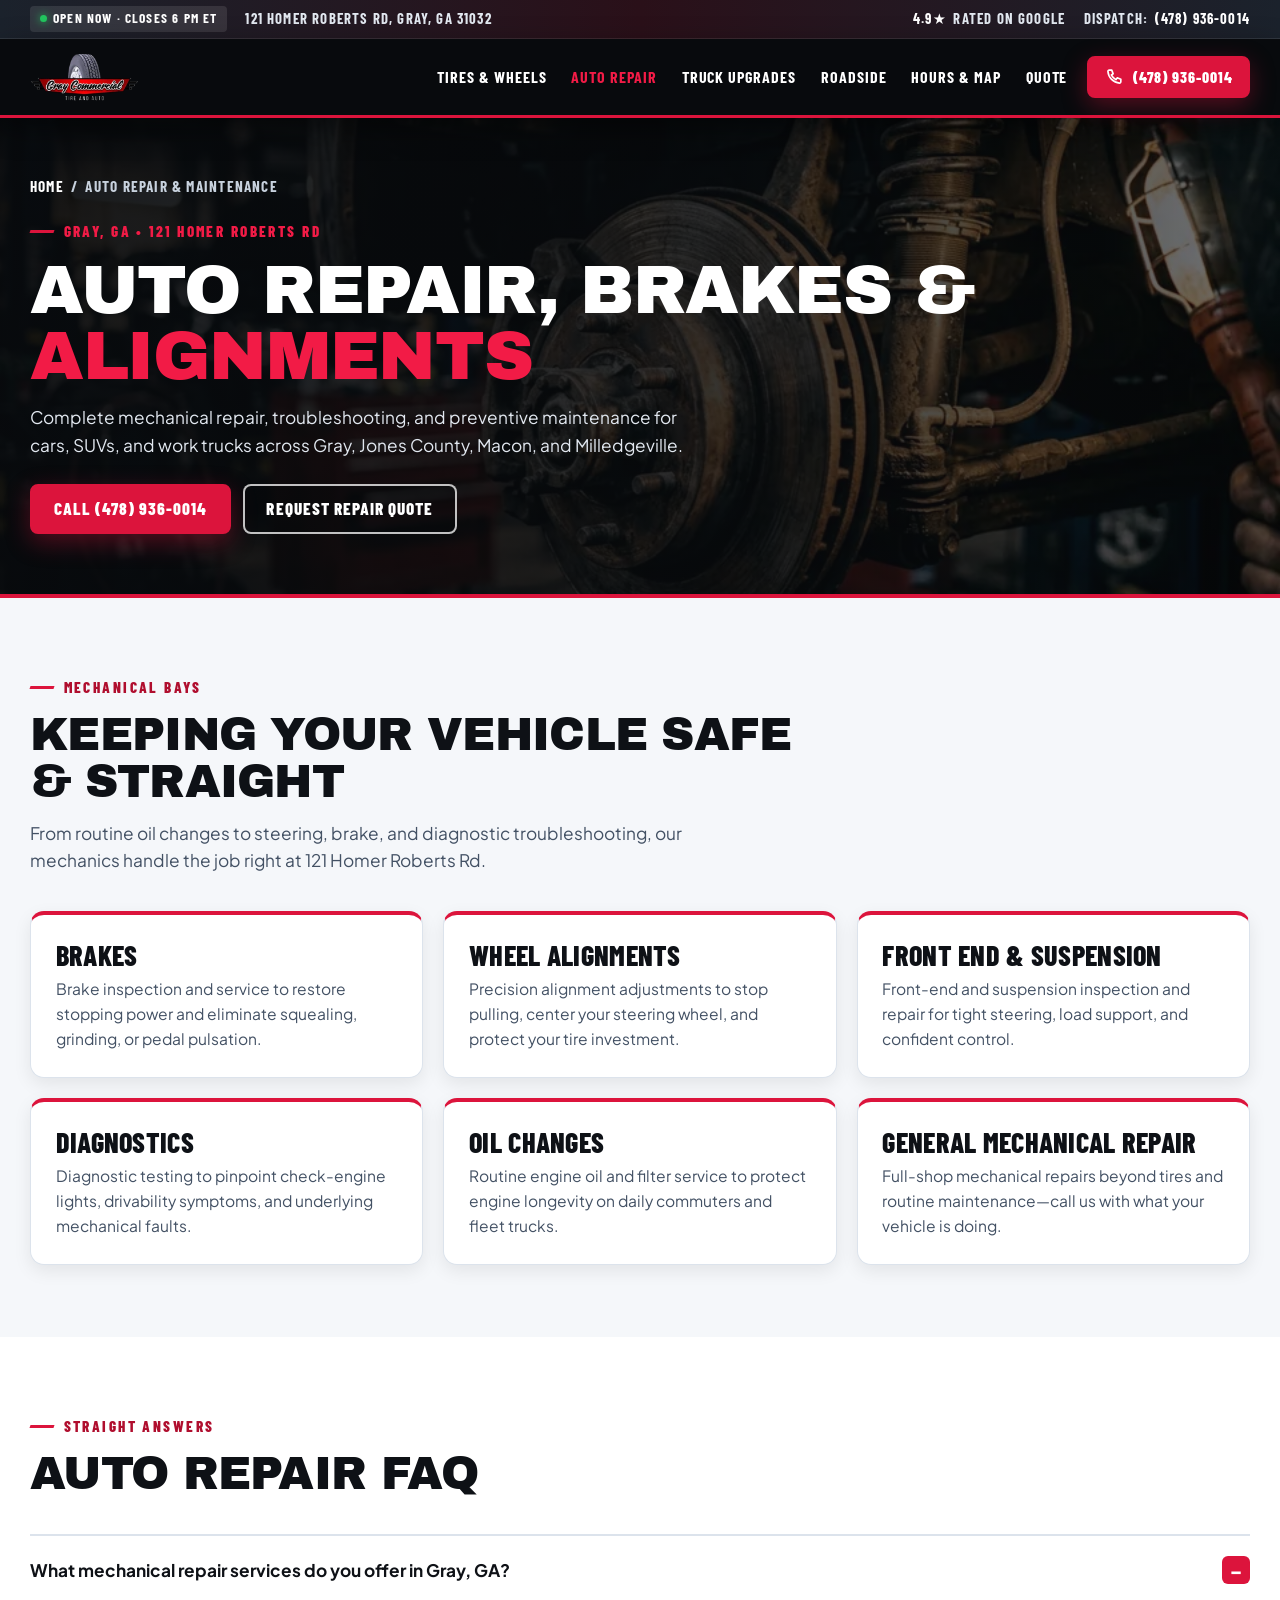
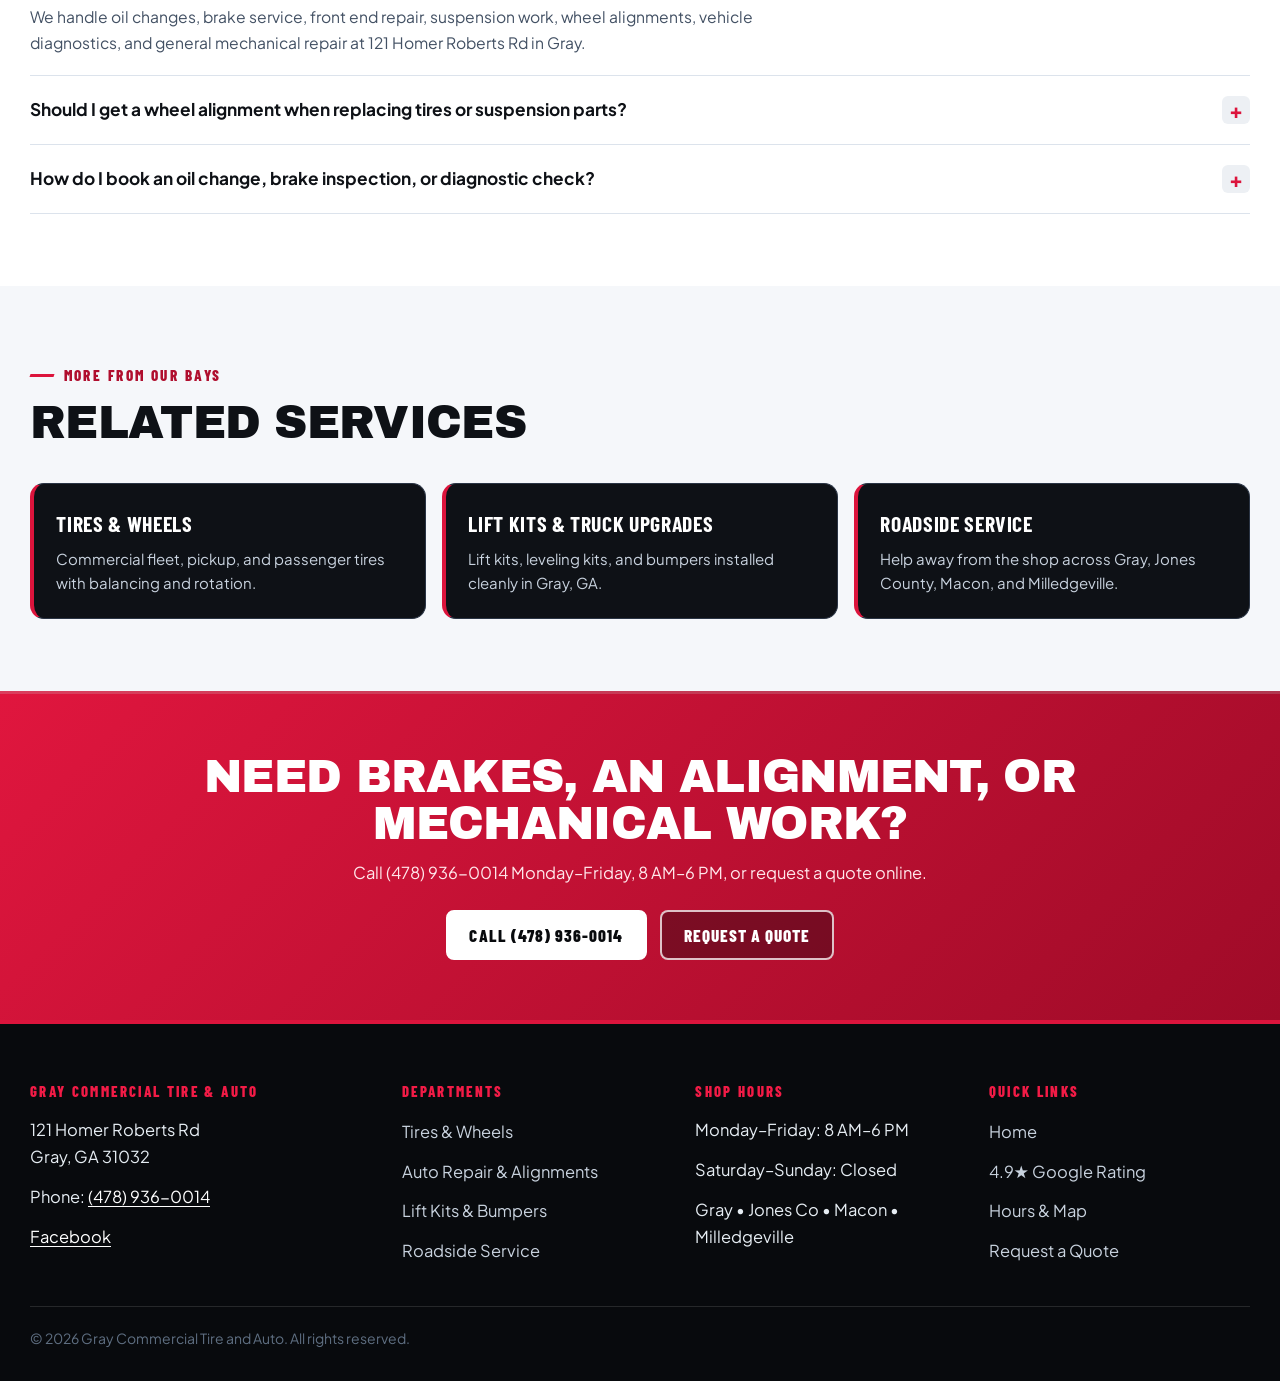
<file: auto-repair.html>
<!DOCTYPE html>
<html lang="en">
<head>
  <meta charset="utf-8">
  <meta name="viewport" content="width=device-width, initial-scale=1">
  <title>Auto Repair, Brakes &amp; Wheel Alignments in Gray, GA | Gray Commercial Tire and Auto</title>
  <meta name="description" content="Brakes, wheel alignments, front end repair, suspension, diagnostics, oil changes, and general mechanical repair in Gray, GA. Call (478) 936-0014.">
  <meta name="robots" content="index, follow">
  <meta name="theme-color" content="#080a0d">
  <meta name="color-scheme" content="dark light">
  <meta name="format-detection" content="telephone=no">
  <!-- PLACEHOLDER: add canonical and og:url when the production domain is confirmed. -->
  <meta property="og:site_name" content="Gray Commercial Tire and Auto">
  <meta property="og:title" content="Auto Repair, Brakes &amp; Wheel Alignments in Gray, GA | Gray Commercial Tire and Auto">
  <meta property="og:description" content="Brakes, wheel alignments, front end, suspension, diagnostics, oil changes, and mechanical repair at 121 Homer Roberts Rd, Gray, GA.">
  <meta property="og:type" content="website">
  <meta property="og:image" content="img/logo-og.png">
  <meta property="og:locale" content="en_US">
  <meta name="twitter:card" content="summary_large_image">
  <link rel="icon" href="img/favicon-32.png" type="image/png" sizes="32x32">
  <link rel="icon" href="img/favicon-192.png" type="image/png" sizes="192x192">
  <link rel="apple-touch-icon" href="img/apple-touch-icon.png">
  <link rel="manifest" href="site.webmanifest">
  <link rel="preconnect" href="https://fonts.googleapis.com">
  <link rel="preconnect" href="https://fonts.gstatic.com" crossorigin>
  <link rel="stylesheet" href="https://fonts.googleapis.com/css2?family=Archivo+Black&amp;family=Barlow+Condensed:ital,wght@0,700;0,800;1,800&amp;family=Plus+Jakarta+Sans:wght@400;500;600;700&amp;display=swap">
  <link rel="stylesheet" href="css/styles.css">
  <script type="application/ld+json">
  {
    "@context": "https://schema.org",
    "@graph": [
      {
        "@type": "BreadcrumbList",
        "itemListElement": [
          { "@type": "ListItem", "position": 1, "name": "Home", "item": "index.html" },
          { "@type": "ListItem", "position": 2, "name": "Auto Repair" }
        ]
      },
      {
        "@type": "Service",
        "name": "Auto Repair, Brakes, Diagnostics & Wheel Alignments",
        "serviceType": "Automotive Mechanical Repair",
        "provider": {
          "@type": ["TireShop", "AutoRepair"],
          "name": "Gray Commercial Tire and Auto",
          "telephone": "+1-478-936-0014",
          "address": {
            "@type": "PostalAddress",
            "streetAddress": "121 Homer Roberts Rd",
            "addressLocality": "Gray",
            "addressRegion": "GA",
            "postalCode": "31032",
            "addressCountry": "US"
          }
        },
        "areaServed": ["Gray, GA", "Jones County, GA", "Macon, GA", "Milledgeville, GA"],
        "hasOfferCatalog": {
          "@type": "OfferCatalog",
          "name": "Auto Repair Services",
          "itemListElement": [
            { "@type": "Offer", "itemOffered": { "@type": "Service", "name": "Brakes" } },
            { "@type": "Offer", "itemOffered": { "@type": "Service", "name": "Alignments" } },
            { "@type": "Offer", "itemOffered": { "@type": "Service", "name": "Front end" } },
            { "@type": "Offer", "itemOffered": { "@type": "Service", "name": "Suspension" } },
            { "@type": "Offer", "itemOffered": { "@type": "Service", "name": "Diagnostics" } },
            { "@type": "Offer", "itemOffered": { "@type": "Service", "name": "Oil changes" } },
            { "@type": "Offer", "itemOffered": { "@type": "Service", "name": "General mechanical repair" } }
          ]
        }
      },
      {
        "@type": "FAQPage",
        "mainEntity": [
          {
            "@type": "Question",
            "name": "What mechanical repair services do you offer in Gray, GA?",
            "acceptedAnswer": {
              "@type": "Answer",
              "text": "We handle oil changes, brake service, front end repair, suspension work, wheel alignments, vehicle diagnostics, and general mechanical repair at 121 Homer Roberts Rd in Gray."
            }
          },
          {
            "@type": "Question",
            "name": "Should I get a wheel alignment when replacing tires or suspension parts?",
            "acceptedAnswer": {
              "@type": "Answer",
              "text": "Yes. Having a wheel alignment checked after new tires, front end repairs, suspension work, or a lift/leveling kit helps prevent uneven tread wear and keeps your vehicle tracking straight."
            }
          },
          {
            "@type": "Question",
            "name": "How do I book an oil change, brake inspection, or diagnostic check?",
            "acceptedAnswer": {
              "@type": "Answer",
              "text": "Call (478) 936-0014 Monday through Friday between 8 AM and 6 PM, or send a quote request online with your vehicle year, make, and model."
            }
          }
        ]
      }
    ]
  }
  </script>
</head>
<body>
  <a class="skip" href="#content">Skip to content</a>

  <div class="utility-bar" role="region" aria-label="Shop status and location">
    <div class="wrap utility-inner">
      <div class="utility-cluster">
        <span class="status-pill" data-open-status>Mon&ndash;Fri 8 AM&ndash;6 PM</span>
        <span class="utility-item utility-hide-sm">121 Homer Roberts Rd, Gray, GA 31032</span>
      </div>
      <div class="utility-cluster">
        <a class="utility-item utility-hide-sm" href="index.html#reviews"><strong>4.9&#9733;</strong> Rated on Google</a>
        <a class="utility-item" href="tel:+14789360014">Dispatch: <strong>(478) 936-0014</strong></a>
      </div>
    </div>
  </div>

  <header class="site-header" id="site-header">
    <div class="wrap header-bar">
      <a class="logo" href="index.html">
        <picture>
          <source srcset="img/logo-header.webp" type="image/webp">
          <img src="img/logo-header.png" alt="Gray Commercial Tire and Auto" width="350" height="160">
        </picture>
      </a>
      <div class="header-cluster">
        <nav class="site-nav" id="site-nav" aria-label="Main navigation">
          <a href="tires-and-wheels.html">Tires &amp; Wheels</a>
          <a href="auto-repair.html" aria-current="page">Auto Repair</a>
          <a href="truck-upgrades.html">Truck Upgrades</a>
          <a href="roadside-service.html">Roadside</a>
          <a href="index.html#hours">Hours &amp; Map</a>
          <a href="index.html?service=Brakes#contact">Quote</a>
        </nav>
        <a class="btn btn-primary header-call" href="tel:+14789360014" aria-label="Call Gray Commercial Tire and Auto at (478) 936-0014">
          <svg class="icon" viewBox="0 0 24 24" aria-hidden="true" fill="none" stroke="currentColor" stroke-width="2" stroke-linecap="round" stroke-linejoin="round"><path d="M6.2 3.8h3.1L11 8.2 8.8 9.5a12 12 0 0 0 5.7 5.7l1.3-2.2 4.4 1.7v3.1a1.5 1.5 0 0 1-1.6 1.5A15.2 15.2 0 0 1 4.7 5.4 1.5 1.5 0 0 1 6.2 3.8z"/></svg>
          <span class="call-short">Call</span>
          <span class="call-full">(478) 936-0014</span>
        </a>
        <button class="menu-toggle" type="button" aria-expanded="false" aria-controls="site-nav" aria-label="Open menu">
          <svg class="icon icon-open" viewBox="0 0 24 24" aria-hidden="true" fill="none" stroke="currentColor" stroke-width="2" stroke-linecap="round"><path d="M4 7h16M4 12h16M4 17h16"/></svg>
          <svg class="icon icon-close" viewBox="0 0 24 24" aria-hidden="true" fill="none" stroke="currentColor" stroke-width="2" stroke-linecap="round"><path d="M6 6l12 12M18 6 6 18"/></svg>
        </button>
      </div>
    </div>
  </header>

  <main id="content">
    <section class="subhero" aria-labelledby="page-heading">
      <div class="subhero-bg" aria-hidden="true">
        <img src="img/card-repair.webp" alt="" width="960" height="540" fetchpriority="high">
      </div>
      <div class="wrap">
        <nav class="breadcrumbs" aria-label="Breadcrumb">
          <a href="index.html">Home</a>
          <span aria-hidden="true">/</span>
          <span>Auto Repair &amp; Maintenance</span>
        </nav>
        <p class="eyebrow">Gray, GA &bull; 121 Homer Roberts Rd</p>
        <h1 id="page-heading">Auto Repair, Brakes &amp; <span style="color: var(--crimson-vivid);">Alignments</span></h1>
        <p class="lead">Complete mechanical repair, troubleshooting, and preventive maintenance for cars, SUVs, and work trucks across Gray, Jones County, Macon, and Milledgeville.</p>
        <div class="hero-actions">
          <a class="btn btn-primary" href="tel:+14789360014">Call (478) 936-0014</a>
          <a class="btn btn-ghost" href="index.html?service=General%20mechanical%20repair#contact">Request Repair Quote</a>
        </div>
      </div>
    </section>

    <section class="section section-mist" aria-labelledby="repair-services-heading">
      <div class="wrap">
        <div class="section-head">
          <p class="eyebrow">Mechanical Bays</p>
          <h2 id="repair-services-heading">Keeping Your Vehicle Safe &amp; Straight</h2>
          <p class="intro">From routine oil changes to steering, brake, and diagnostic troubleshooting, our mechanics handle the job right at 121 Homer Roberts Rd.</p>
        </div>
        <div class="capability-grid cols-3">
          <article class="capability-card">
            <h3>Brakes</h3>
            <p>Brake inspection and service to restore stopping power and eliminate squealing, grinding, or pedal pulsation.</p>
          </article>
          <article class="capability-card">
            <h3>Wheel Alignments</h3>
            <p>Precision alignment adjustments to stop pulling, center your steering wheel, and protect your tire investment.</p>
          </article>
          <article class="capability-card">
            <h3>Front End &amp; Suspension</h3>
            <p>Front-end and suspension inspection and repair for tight steering, load support, and confident control.</p>
          </article>
          <article class="capability-card">
            <h3>Diagnostics</h3>
            <p>Diagnostic testing to pinpoint check-engine lights, drivability symptoms, and underlying mechanical faults.</p>
          </article>
          <article class="capability-card">
            <h3>Oil Changes</h3>
            <p>Routine engine oil and filter service to protect engine longevity on daily commuters and fleet trucks.</p>
          </article>
          <article class="capability-card">
            <h3>General Mechanical Repair</h3>
            <p>Full-shop mechanical repairs beyond tires and routine maintenance—call us with what your vehicle is doing.</p>
          </article>
        </div>
      </div>
    </section>

    <section class="section section-white" aria-labelledby="repair-faq-heading">
      <div class="wrap">
        <div class="section-head">
          <p class="eyebrow">Straight Answers</p>
          <h2 id="repair-faq-heading">Auto Repair FAQ</h2>
        </div>
        <div class="faq-list">
          <details class="faq" open>
            <summary><span class="faq-q">What mechanical repair services do you offer in Gray, GA?</span></summary>
            <div class="faq-panel"><p class="faq-a">We handle oil changes, brake service, front end repair, suspension work, wheel alignments, vehicle diagnostics, and general mechanical repair at 121 Homer Roberts Rd in Gray.</p></div>
          </details>
          <details class="faq">
            <summary><span class="faq-q">Should I get a wheel alignment when replacing tires or suspension parts?</span></summary>
            <div class="faq-panel"><p class="faq-a">Yes. Having a wheel alignment checked after new tires, front end repairs, suspension work, or a lift/leveling kit helps prevent uneven tread wear and keeps your vehicle tracking straight.</p></div>
          </details>
          <details class="faq">
            <summary><span class="faq-q">How do I book an oil change, brake inspection, or diagnostic check?</span></summary>
            <div class="faq-panel"><p class="faq-a">Call (478) 936-0014 Monday through Friday between 8 AM and 6 PM, or send a quote request online with your vehicle year, make, and model.</p></div>
          </details>
        </div>
      </div>
    </section>

    <section class="section section-mist" aria-labelledby="related-heading">
      <div class="wrap">
        <div class="section-head">
          <p class="eyebrow">More From Our Bays</p>
          <h2 id="related-heading">Related Services</h2>
        </div>
        <div class="related-grid">
          <a class="related-card" href="tires-and-wheels.html">
            <strong>Tires &amp; Wheels</strong>
            <span>Commercial fleet, pickup, and passenger tires with balancing and rotation.</span>
          </a>
          <a class="related-card" href="truck-upgrades.html">
            <strong>Lift Kits &amp; Truck Upgrades</strong>
            <span>Lift kits, leveling kits, and bumpers installed cleanly in Gray, GA.</span>
          </a>
          <a class="related-card" href="roadside-service.html">
            <strong>Roadside Service</strong>
            <span>Help away from the shop across Gray, Jones County, Macon, and Milledgeville.</span>
          </a>
        </div>
      </div>
    </section>

    <section class="cta-band" aria-labelledby="cta-heading">
      <div class="wrap">
        <h2 id="cta-heading">Need Brakes, an Alignment, or Mechanical Work?</h2>
        <p>Call (478) 936-0014 Monday&ndash;Friday, 8 AM&ndash;6 PM, or request a quote online.</p>
        <div class="cta-actions">
          <a class="btn btn-white" href="tel:+14789360014">Call (478) 936-0014</a>
          <a class="btn btn-ghost" href="index.html?service=Alignments#contact">Request a Quote</a>
        </div>
      </div>
    </section>
  </main>

  <div class="dock" role="region" aria-label="Call or get a quote">
    <a class="btn btn-primary" href="tel:+14789360014">Call Now</a>
    <a class="btn btn-outline-dark" href="index.html#contact">Get a Quote</a>
  </div>

  <footer class="site-footer">
    <div class="wrap footer-grid">
      <div>
        <p class="footer-label">Gray Commercial Tire &amp; Auto</p>
        <p>121 Homer Roberts Rd<br>Gray, GA 31032</p>
        <p>Phone: <a href="tel:+14789360014">(478) 936-0014</a></p>
        <p><a href="https://facebook.com/620062815120284" target="_blank" rel="noopener noreferrer">Facebook<span class="sr-only"> (opens in a new tab)</span></a></p>
      </div>
      <div>
        <p class="footer-label">Departments</p>
        <div class="footer-links">
          <a href="tires-and-wheels.html">Tires &amp; Wheels</a>
          <a href="auto-repair.html">Auto Repair &amp; Alignments</a>
          <a href="truck-upgrades.html">Lift Kits &amp; Bumpers</a>
          <a href="roadside-service.html">Roadside Service</a>
        </div>
      </div>
      <div>
        <p class="footer-label">Shop Hours</p>
        <p>Monday&ndash;Friday: 8 AM&ndash;6 PM</p>
        <p>Saturday&ndash;Sunday: Closed</p>
        <p>Gray &bull; Jones Co &bull; Macon &bull; Milledgeville</p>
      </div>
      <nav aria-label="Footer">
        <p class="footer-label">Quick Links</p>
        <div class="footer-links">
          <a href="index.html">Home</a>
          <a href="index.html#reviews">4.9&#9733; Google Rating</a>
          <a href="index.html#hours">Hours &amp; Map</a>
          <a href="index.html#contact">Request a Quote</a>
        </div>
      </nav>
    </div>
    <div class="wrap">
      <p class="fine-print">&copy; 2026 Gray Commercial Tire and Auto. All rights reserved.</p>
    </div>
  </footer>
  <script src="js/site.js" defer></script>
</body>
</html>
</file>
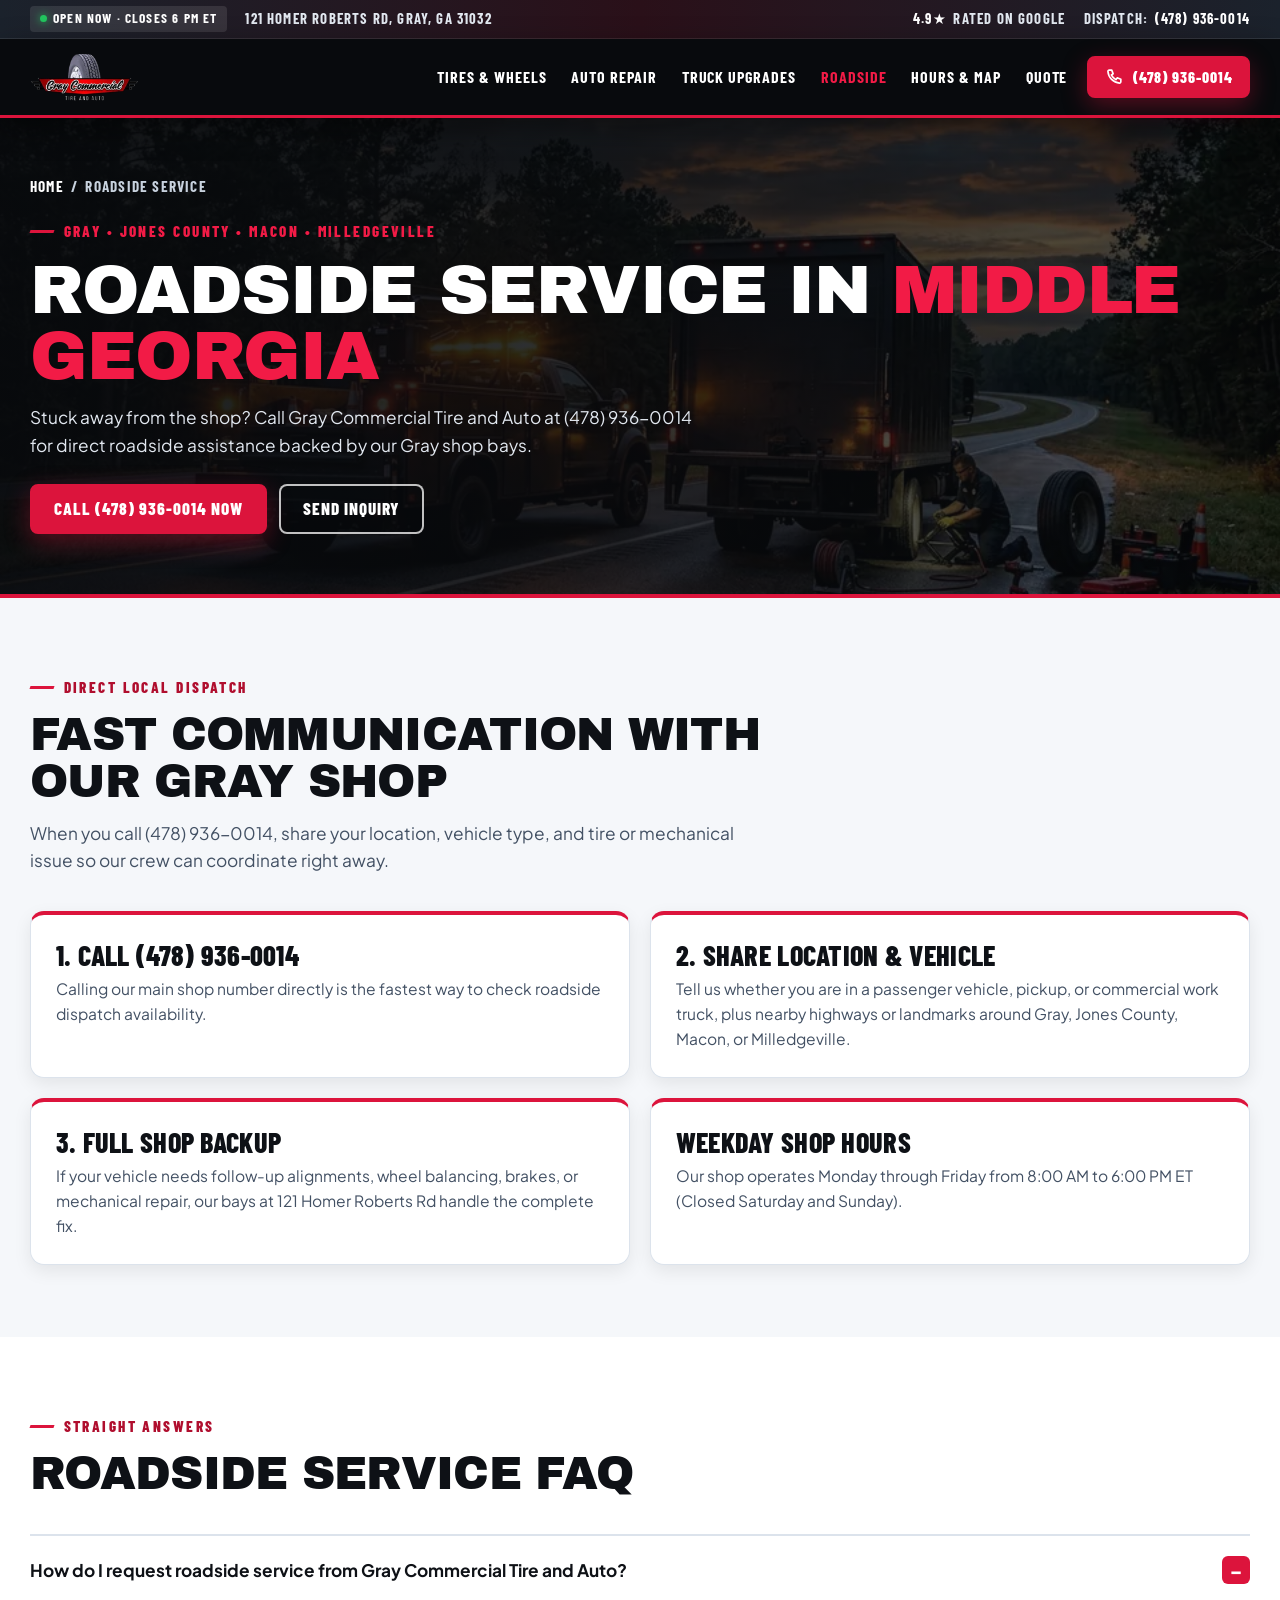
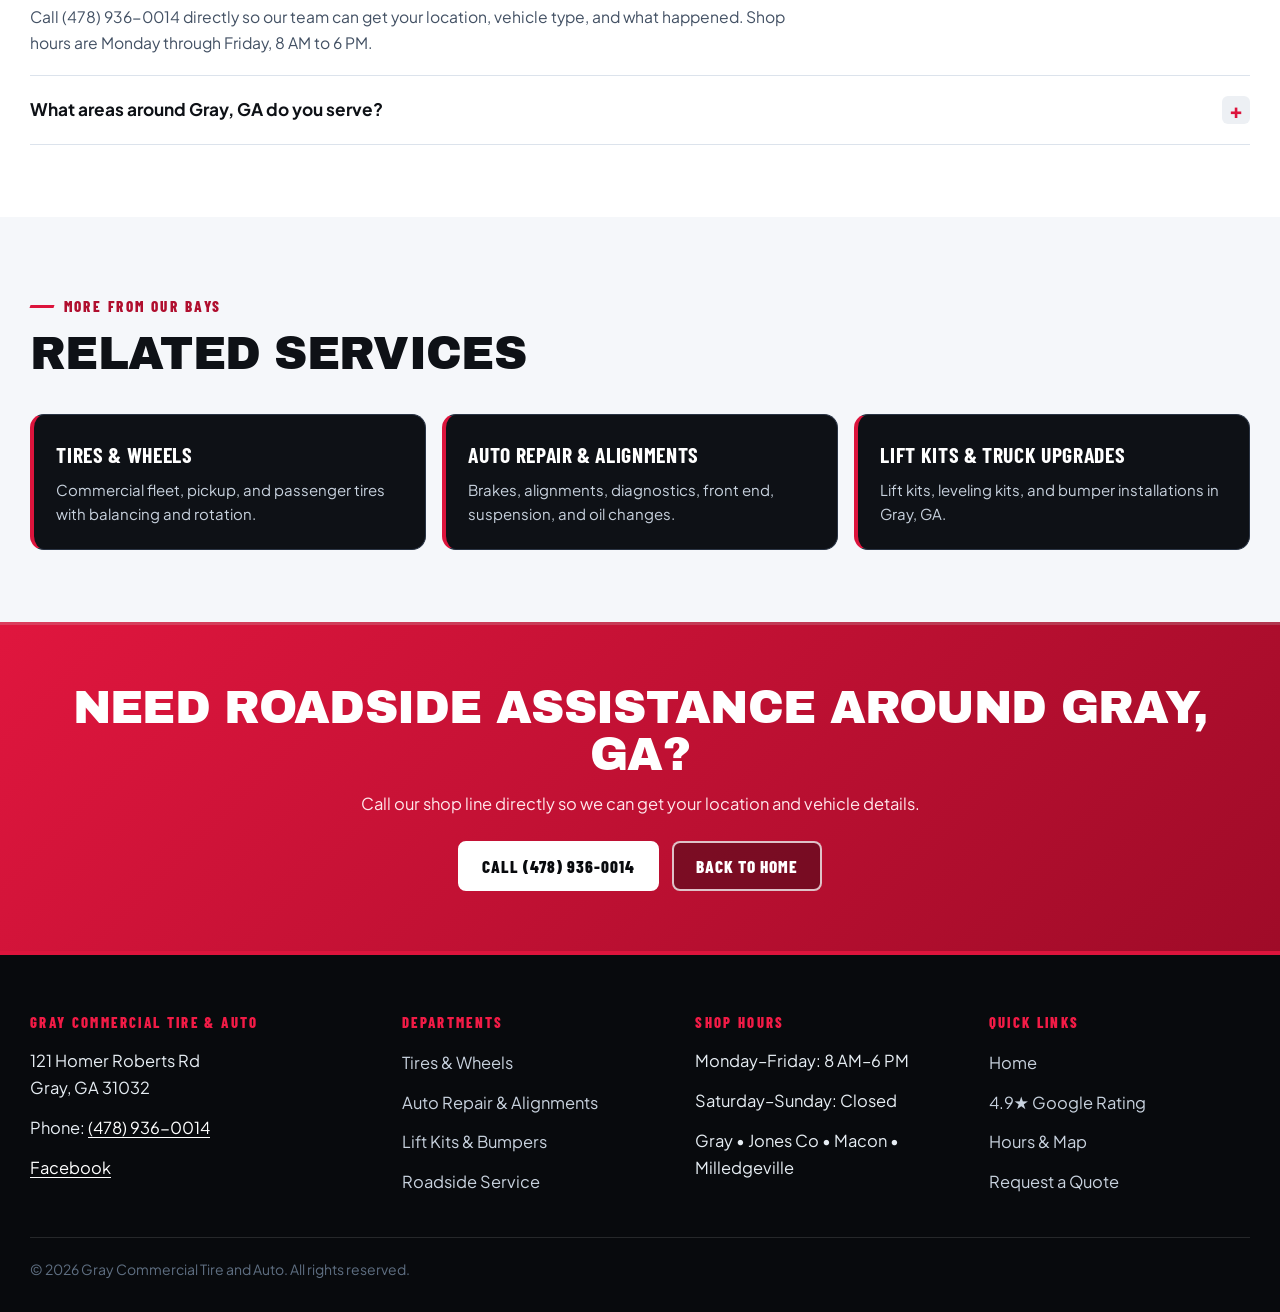
<file: roadside-service.html>
<!DOCTYPE html>
<html lang="en">
<head>
  <meta charset="utf-8">
  <meta name="viewport" content="width=device-width, initial-scale=1">
  <title>Roadside Service in Gray &amp; Middle Georgia | Gray Commercial Tire and Auto</title>
  <meta name="description" content="Roadside service from Gray Commercial Tire and Auto when your vehicle needs help away from the shop in Gray, Jones County, Macon, and Milledgeville, GA. Call (478) 936-0014.">
  <meta name="robots" content="index, follow">
  <meta name="theme-color" content="#080a0d">
  <meta name="color-scheme" content="dark light">
  <meta name="format-detection" content="telephone=no">
  <!-- PLACEHOLDER: add canonical and og:url when the production domain is confirmed. -->
  <meta property="og:site_name" content="Gray Commercial Tire and Auto">
  <meta property="og:title" content="Roadside Service in Gray &amp; Middle Georgia | Gray Commercial Tire and Auto">
  <meta property="og:description" content="Away-from-shop roadside service for drivers and commercial vehicles around Gray, Jones County, Macon, and Milledgeville, GA.">
  <meta property="og:type" content="website">
  <meta property="og:image" content="img/logo-og.png">
  <meta property="og:locale" content="en_US">
  <meta name="twitter:card" content="summary_large_image">
  <link rel="icon" href="img/favicon-32.png" type="image/png" sizes="32x32">
  <link rel="icon" href="img/favicon-192.png" type="image/png" sizes="192x192">
  <link rel="apple-touch-icon" href="img/apple-touch-icon.png">
  <link rel="manifest" href="site.webmanifest">
  <link rel="preconnect" href="https://fonts.googleapis.com">
  <link rel="preconnect" href="https://fonts.gstatic.com" crossorigin>
  <link rel="stylesheet" href="https://fonts.googleapis.com/css2?family=Archivo+Black&amp;family=Barlow+Condensed:ital,wght@0,700;0,800;1,800&amp;family=Plus+Jakarta+Sans:wght@400;500;600;700&amp;display=swap">
  <link rel="stylesheet" href="css/styles.css">
  <script type="application/ld+json">
  {
    "@context": "https://schema.org",
    "@graph": [
      {
        "@type": "BreadcrumbList",
        "itemListElement": [
          { "@type": "ListItem", "position": 1, "name": "Home", "item": "index.html" },
          { "@type": "ListItem", "position": 2, "name": "Roadside Service" }
        ]
      },
      {
        "@type": "Service",
        "name": "Roadside Service",
        "serviceType": "Roadside Vehicle & Tire Service",
        "provider": {
          "@type": ["TireShop", "AutoRepair"],
          "name": "Gray Commercial Tire and Auto",
          "telephone": "+1-478-936-0014",
          "address": {
            "@type": "PostalAddress",
            "streetAddress": "121 Homer Roberts Rd",
            "addressLocality": "Gray",
            "addressRegion": "GA",
            "postalCode": "31032",
            "addressCountry": "US"
          }
        },
        "areaServed": ["Gray, GA", "Jones County, GA", "Macon, GA", "Milledgeville, GA"]
      },
      {
        "@type": "FAQPage",
        "mainEntity": [
          {
            "@type": "Question",
            "name": "How do I request roadside service from Gray Commercial Tire and Auto?",
            "acceptedAnswer": {
              "@type": "Answer",
              "text": "Call (478) 936-0014 directly so our team can get your location, vehicle type, and what happened. Shop hours are Monday through Friday, 8 AM to 6 PM."
            }
          },
          {
            "@type": "Question",
            "name": "What areas around Gray, GA do you serve?",
            "acceptedAnswer": {
              "@type": "Answer",
              "text": "Gray Commercial Tire and Auto serves Gray, Jones County, Macon, and Milledgeville, Georgia."
            }
          }
        ]
      }
    ]
  }
  </script>
</head>
<body>
  <a class="skip" href="#content">Skip to content</a>

  <div class="utility-bar" role="region" aria-label="Shop status and location">
    <div class="wrap utility-inner">
      <div class="utility-cluster">
        <span class="status-pill" data-open-status>Mon&ndash;Fri 8 AM&ndash;6 PM</span>
        <span class="utility-item utility-hide-sm">121 Homer Roberts Rd, Gray, GA 31032</span>
      </div>
      <div class="utility-cluster">
        <a class="utility-item utility-hide-sm" href="index.html#reviews"><strong>4.9&#9733;</strong> Rated on Google</a>
        <a class="utility-item" href="tel:+14789360014">Dispatch: <strong>(478) 936-0014</strong></a>
      </div>
    </div>
  </div>

  <header class="site-header" id="site-header">
    <div class="wrap header-bar">
      <a class="logo" href="index.html">
        <picture>
          <source srcset="img/logo-header.webp" type="image/webp">
          <img src="img/logo-header.png" alt="Gray Commercial Tire and Auto" width="350" height="160">
        </picture>
      </a>
      <div class="header-cluster">
        <nav class="site-nav" id="site-nav" aria-label="Main navigation">
          <a href="tires-and-wheels.html">Tires &amp; Wheels</a>
          <a href="auto-repair.html">Auto Repair</a>
          <a href="truck-upgrades.html">Truck Upgrades</a>
          <a href="roadside-service.html" aria-current="page">Roadside</a>
          <a href="index.html#hours">Hours &amp; Map</a>
          <a href="index.html?service=Roadside%20Service#contact">Quote</a>
        </nav>
        <a class="btn btn-primary header-call" href="tel:+14789360014" aria-label="Call Gray Commercial Tire and Auto at (478) 936-0014">
          <svg class="icon" viewBox="0 0 24 24" aria-hidden="true" fill="none" stroke="currentColor" stroke-width="2" stroke-linecap="round" stroke-linejoin="round"><path d="M6.2 3.8h3.1L11 8.2 8.8 9.5a12 12 0 0 0 5.7 5.7l1.3-2.2 4.4 1.7v3.1a1.5 1.5 0 0 1-1.6 1.5A15.2 15.2 0 0 1 4.7 5.4 1.5 1.5 0 0 1 6.2 3.8z"/></svg>
          <span class="call-short">Call</span>
          <span class="call-full">(478) 936-0014</span>
        </a>
        <button class="menu-toggle" type="button" aria-expanded="false" aria-controls="site-nav" aria-label="Open menu">
          <svg class="icon icon-open" viewBox="0 0 24 24" aria-hidden="true" fill="none" stroke="currentColor" stroke-width="2" stroke-linecap="round"><path d="M4 7h16M4 12h16M4 17h16"/></svg>
          <svg class="icon icon-close" viewBox="0 0 24 24" aria-hidden="true" fill="none" stroke="currentColor" stroke-width="2" stroke-linecap="round"><path d="M6 6l12 12M18 6 6 18"/></svg>
        </button>
      </div>
    </div>
  </header>

  <main id="content">
    <section class="subhero" aria-labelledby="page-heading">
      <div class="subhero-bg" aria-hidden="true">
        <img src="img/card-roadside.webp" alt="" width="960" height="540" fetchpriority="high">
      </div>
      <div class="wrap">
        <nav class="breadcrumbs" aria-label="Breadcrumb">
          <a href="index.html">Home</a>
          <span aria-hidden="true">/</span>
          <span>Roadside Service</span>
        </nav>
        <p class="eyebrow">Gray &bull; Jones County &bull; Macon &bull; Milledgeville</p>
        <h1 id="page-heading">Roadside Service in <span style="color: var(--crimson-vivid);">Middle Georgia</span></h1>
        <p class="lead">Stuck away from the shop? Call Gray Commercial Tire and Auto at (478) 936-0014 for direct roadside assistance backed by our Gray shop bays.</p>
        <div class="hero-actions">
          <a class="btn btn-primary" href="tel:+14789360014">Call (478) 936-0014 Now</a>
          <a class="btn btn-ghost" href="index.html?service=Roadside%20Service#contact">Send Inquiry</a>
        </div>
      </div>
    </section>

    <section class="section section-mist" aria-labelledby="roadside-details-heading">
      <div class="wrap">
        <div class="section-head">
          <p class="eyebrow">Direct Local Dispatch</p>
          <h2 id="roadside-details-heading">Fast Communication With Our Gray Shop</h2>
          <p class="intro">When you call (478) 936-0014, share your location, vehicle type, and tire or mechanical issue so our crew can coordinate right away.</p>
        </div>
        <div class="capability-grid">
          <article class="capability-card">
            <h3>1. Call (478) 936-0014</h3>
            <p>Calling our main shop number directly is the fastest way to check roadside dispatch availability.</p>
          </article>
          <article class="capability-card">
            <h3>2. Share Location &amp; Vehicle</h3>
            <p>Tell us whether you are in a passenger vehicle, pickup, or commercial work truck, plus nearby highways or landmarks around Gray, Jones County, Macon, or Milledgeville.</p>
          </article>
          <article class="capability-card">
            <h3>3. Full Shop Backup</h3>
            <p>If your vehicle needs follow-up alignments, wheel balancing, brakes, or mechanical repair, our bays at 121 Homer Roberts Rd handle the complete fix.</p>
          </article>
          <article class="capability-card">
            <h3>Weekday Shop Hours</h3>
            <p>Our shop operates Monday through Friday from 8:00 AM to 6:00 PM ET (Closed Saturday and Sunday).</p>
          </article>
        </div>
      </div>
    </section>

    <section class="section section-white" aria-labelledby="roadside-faq-heading">
      <div class="wrap">
        <div class="section-head">
          <p class="eyebrow">Straight Answers</p>
          <h2 id="roadside-faq-heading">Roadside Service FAQ</h2>
        </div>
        <div class="faq-list">
          <details class="faq" open>
            <summary><span class="faq-q">How do I request roadside service from Gray Commercial Tire and Auto?</span></summary>
            <div class="faq-panel"><p class="faq-a">Call (478) 936-0014 directly so our team can get your location, vehicle type, and what happened. Shop hours are Monday through Friday, 8 AM to 6 PM.</p></div>
          </details>
          <details class="faq">
            <summary><span class="faq-q">What areas around Gray, GA do you serve?</span></summary>
            <div class="faq-panel"><p class="faq-a">Gray Commercial Tire and Auto serves Gray, Jones County, Macon, and Milledgeville, Georgia.</p></div>
          </details>
        </div>
      </div>
    </section>

    <section class="section section-mist" aria-labelledby="related-heading">
      <div class="wrap">
        <div class="section-head">
          <p class="eyebrow">More From Our Bays</p>
          <h2 id="related-heading">Related Services</h2>
        </div>
        <div class="related-grid">
          <a class="related-card" href="tires-and-wheels.html">
            <strong>Tires &amp; Wheels</strong>
            <span>Commercial fleet, pickup, and passenger tires with balancing and rotation.</span>
          </a>
          <a class="related-card" href="auto-repair.html">
            <strong>Auto Repair &amp; Alignments</strong>
            <span>Brakes, alignments, diagnostics, front end, suspension, and oil changes.</span>
          </a>
          <a class="related-card" href="truck-upgrades.html">
            <strong>Lift Kits &amp; Truck Upgrades</strong>
            <span>Lift kits, leveling kits, and bumper installations in Gray, GA.</span>
          </a>
        </div>
      </div>
    </section>

    <section class="cta-band" aria-labelledby="cta-heading">
      <div class="wrap">
        <h2 id="cta-heading">Need Roadside Assistance Around Gray, GA?</h2>
        <p>Call our shop line directly so we can get your location and vehicle details.</p>
        <div class="cta-actions">
          <a class="btn btn-white" href="tel:+14789360014">Call (478) 936-0014</a>
          <a class="btn btn-ghost" href="index.html">Back to Home</a>
        </div>
      </div>
    </section>
  </main>

  <div class="dock" role="region" aria-label="Call or get a quote">
    <a class="btn btn-primary" href="tel:+14789360014">Call Now</a>
    <a class="btn btn-outline-dark" href="index.html#contact">Get a Quote</a>
  </div>

  <footer class="site-footer">
    <div class="wrap footer-grid">
      <div>
        <p class="footer-label">Gray Commercial Tire &amp; Auto</p>
        <p>121 Homer Roberts Rd<br>Gray, GA 31032</p>
        <p>Phone: <a href="tel:+14789360014">(478) 936-0014</a></p>
        <p><a href="https://facebook.com/620062815120284" target="_blank" rel="noopener noreferrer">Facebook<span class="sr-only"> (opens in a new tab)</span></a></p>
      </div>
      <div>
        <p class="footer-label">Departments</p>
        <div class="footer-links">
          <a href="tires-and-wheels.html">Tires &amp; Wheels</a>
          <a href="auto-repair.html">Auto Repair &amp; Alignments</a>
          <a href="truck-upgrades.html">Lift Kits &amp; Bumpers</a>
          <a href="roadside-service.html">Roadside Service</a>
        </div>
      </div>
      <div>
        <p class="footer-label">Shop Hours</p>
        <p>Monday&ndash;Friday: 8 AM&ndash;6 PM</p>
        <p>Saturday&ndash;Sunday: Closed</p>
        <p>Gray &bull; Jones Co &bull; Macon &bull; Milledgeville</p>
      </div>
      <nav aria-label="Footer">
        <p class="footer-label">Quick Links</p>
        <div class="footer-links">
          <a href="index.html">Home</a>
          <a href="index.html#reviews">4.9&#9733; Google Rating</a>
          <a href="index.html#hours">Hours &amp; Map</a>
          <a href="index.html#contact">Request a Quote</a>
        </div>
      </nav>
    </div>
    <div class="wrap">
      <p class="fine-print">&copy; 2026 Gray Commercial Tire and Auto. All rights reserved.</p>
    </div>
  </footer>
  <script src="js/site.js" defer></script>
</body>
</html>
</file>
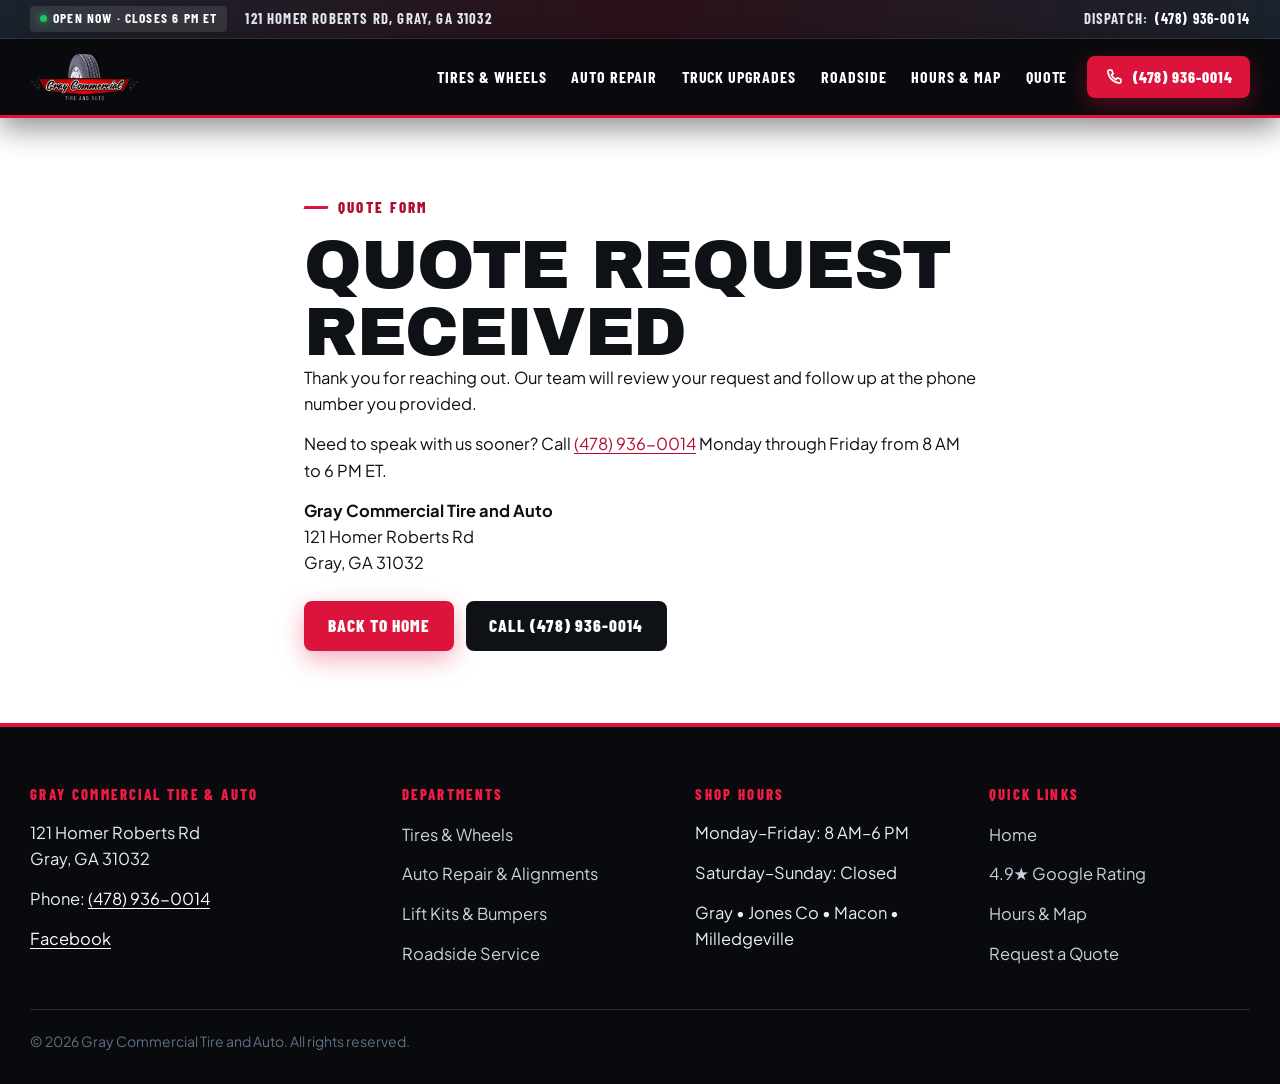
<file: thanks.html>
<!DOCTYPE html>
<html lang="en">
<head>
  <meta charset="utf-8">
  <meta name="viewport" content="width=device-width, initial-scale=1">
  <title>Quote Request Received | Gray Commercial Tire and Auto</title>
  <meta name="description" content="Quote request received for Gray Commercial Tire and Auto in Gray, GA. Call (478) 936-0014.">
  <meta name="robots" content="noindex, follow">
  <meta name="theme-color" content="#080a0d">
  <meta name="color-scheme" content="dark light">
  <meta name="format-detection" content="telephone=no">
  <!-- PLACEHOLDER: add canonical and og:url when the production domain is confirmed. -->
  <meta property="og:site_name" content="Gray Commercial Tire and Auto">
  <meta property="og:title" content="Quote Request Received | Gray Commercial Tire and Auto">
  <meta property="og:description" content="Quote request received for Gray Commercial Tire and Auto in Gray, GA. Call (478) 936-0014.">
  <meta property="og:type" content="website">
  <meta property="og:locale" content="en_US">
  <link rel="icon" href="img/favicon-32.png" type="image/png" sizes="32x32">
  <link rel="icon" href="img/favicon-192.png" type="image/png" sizes="192x192">
  <link rel="apple-touch-icon" href="img/apple-touch-icon.png">
  <link rel="manifest" href="site.webmanifest">
  <link rel="preconnect" href="https://fonts.googleapis.com">
  <link rel="preconnect" href="https://fonts.gstatic.com" crossorigin>
  <link rel="stylesheet" href="https://fonts.googleapis.com/css2?family=Archivo+Black&amp;family=Barlow+Condensed:ital,wght@0,700;0,800;1,800&amp;family=Plus+Jakarta+Sans:wght@400;500;600;700&amp;display=swap">
  <link rel="stylesheet" href="css/styles.css">
</head>
<body>
  <a class="skip" href="#content">Skip to content</a>

  <div class="utility-bar" role="region" aria-label="Shop status and location">
    <div class="wrap utility-inner">
      <div class="utility-cluster">
        <span class="status-pill" data-open-status>Mon&ndash;Fri 8 AM&ndash;6 PM</span>
        <span class="utility-item utility-hide-sm">121 Homer Roberts Rd, Gray, GA 31032</span>
      </div>
      <div class="utility-cluster">
        <a class="utility-item" href="tel:+14789360014">Dispatch: <strong>(478) 936-0014</strong></a>
      </div>
    </div>
  </div>

  <header class="site-header" id="site-header">
    <div class="wrap header-bar">
      <a class="logo" href="index.html">
        <picture>
          <source srcset="img/logo-header.webp" type="image/webp">
          <img src="img/logo-header.png" alt="Gray Commercial Tire and Auto" width="350" height="160">
        </picture>
      </a>
      <div class="header-cluster">
        <nav class="site-nav" id="site-nav" aria-label="Main navigation">
          <a href="tires-and-wheels.html">Tires &amp; Wheels</a>
          <a href="auto-repair.html">Auto Repair</a>
          <a href="truck-upgrades.html">Truck Upgrades</a>
          <a href="roadside-service.html">Roadside</a>
          <a href="index.html#hours">Hours &amp; Map</a>
          <a href="index.html#contact">Quote</a>
        </nav>
        <a class="btn btn-primary header-call" href="tel:+14789360014" aria-label="Call Gray Commercial Tire and Auto at (478) 936-0014">
          <svg class="icon" viewBox="0 0 24 24" aria-hidden="true" fill="none" stroke="currentColor" stroke-width="2" stroke-linecap="round" stroke-linejoin="round"><path d="M6.2 3.8h3.1L11 8.2 8.8 9.5a12 12 0 0 0 5.7 5.7l1.3-2.2 4.4 1.7v3.1a1.5 1.5 0 0 1-1.6 1.5A15.2 15.2 0 0 1 4.7 5.4 1.5 1.5 0 0 1 6.2 3.8z"/></svg>
          <span class="call-short">Call</span>
          <span class="call-full">(478) 936-0014</span>
        </a>
        <button class="menu-toggle" type="button" aria-expanded="false" aria-controls="site-nav" aria-label="Open menu">
          <svg class="icon icon-open" viewBox="0 0 24 24" aria-hidden="true" fill="none" stroke="currentColor" stroke-width="2" stroke-linecap="round"><path d="M4 7h16M4 12h16M4 17h16"/></svg>
          <svg class="icon icon-close" viewBox="0 0 24 24" aria-hidden="true" fill="none" stroke="currentColor" stroke-width="2" stroke-linecap="round"><path d="M6 6l12 12M18 6 6 18"/></svg>
        </button>
      </div>
    </div>
  </header>

  <main id="content" class="section section-white">
    <div class="wrap narrow">
      <p class="eyebrow">Quote Form</p>
      <h1>Quote Request Received</h1>
      <p id="thanks-live">Thank you for reaching out. Our team will review your request and follow up at the phone number you provided.</p>
      <p id="thanks-preview" class="notice" hidden>Local preview only: this local server did not store your submission. Once deployed to Netlify, the same form delivers submissions via Netlify Forms.</p>
      <p>Need to speak with us sooner? Call <a href="tel:+14789360014">(478) 936-0014</a> Monday through Friday from 8 AM to 6 PM ET.</p>
      <p><strong>Gray Commercial Tire and Auto</strong><br>121 Homer Roberts Rd<br>Gray, GA 31032</p>
      <div class="stack-links">
        <a class="btn btn-primary" href="index.html">Back to Home</a>
        <a class="btn btn-secondary" href="tel:+14789360014">Call (478) 936-0014</a>
      </div>
    </div>
  </main>

  <footer class="site-footer">
    <div class="wrap footer-grid">
      <div>
        <p class="footer-label">Gray Commercial Tire &amp; Auto</p>
        <p>121 Homer Roberts Rd<br>Gray, GA 31032</p>
        <p>Phone: <a href="tel:+14789360014">(478) 936-0014</a></p>
        <p><a href="https://facebook.com/620062815120284" target="_blank" rel="noopener noreferrer">Facebook<span class="sr-only"> (opens in a new tab)</span></a></p>
      </div>
      <div>
        <p class="footer-label">Departments</p>
        <div class="footer-links">
          <a href="tires-and-wheels.html">Tires &amp; Wheels</a>
          <a href="auto-repair.html">Auto Repair &amp; Alignments</a>
          <a href="truck-upgrades.html">Lift Kits &amp; Bumpers</a>
          <a href="roadside-service.html">Roadside Service</a>
        </div>
      </div>
      <div>
        <p class="footer-label">Shop Hours</p>
        <p>Monday&ndash;Friday: 8 AM&ndash;6 PM</p>
        <p>Saturday&ndash;Sunday: Closed</p>
        <p>Gray &bull; Jones Co &bull; Macon &bull; Milledgeville</p>
      </div>
      <nav aria-label="Footer">
        <p class="footer-label">Quick Links</p>
        <div class="footer-links">
          <a href="index.html">Home</a>
          <a href="index.html#reviews">4.9&#9733; Google Rating</a>
          <a href="index.html#hours">Hours &amp; Map</a>
          <a href="index.html#contact">Request a Quote</a>
        </div>
      </nav>
    </div>
    <div class="wrap">
      <p class="fine-print">&copy; 2026 Gray Commercial Tire and Auto. All rights reserved.</p>
    </div>
  </footer>
  <script src="js/site.js" defer></script>
</body>
</html>
</file>
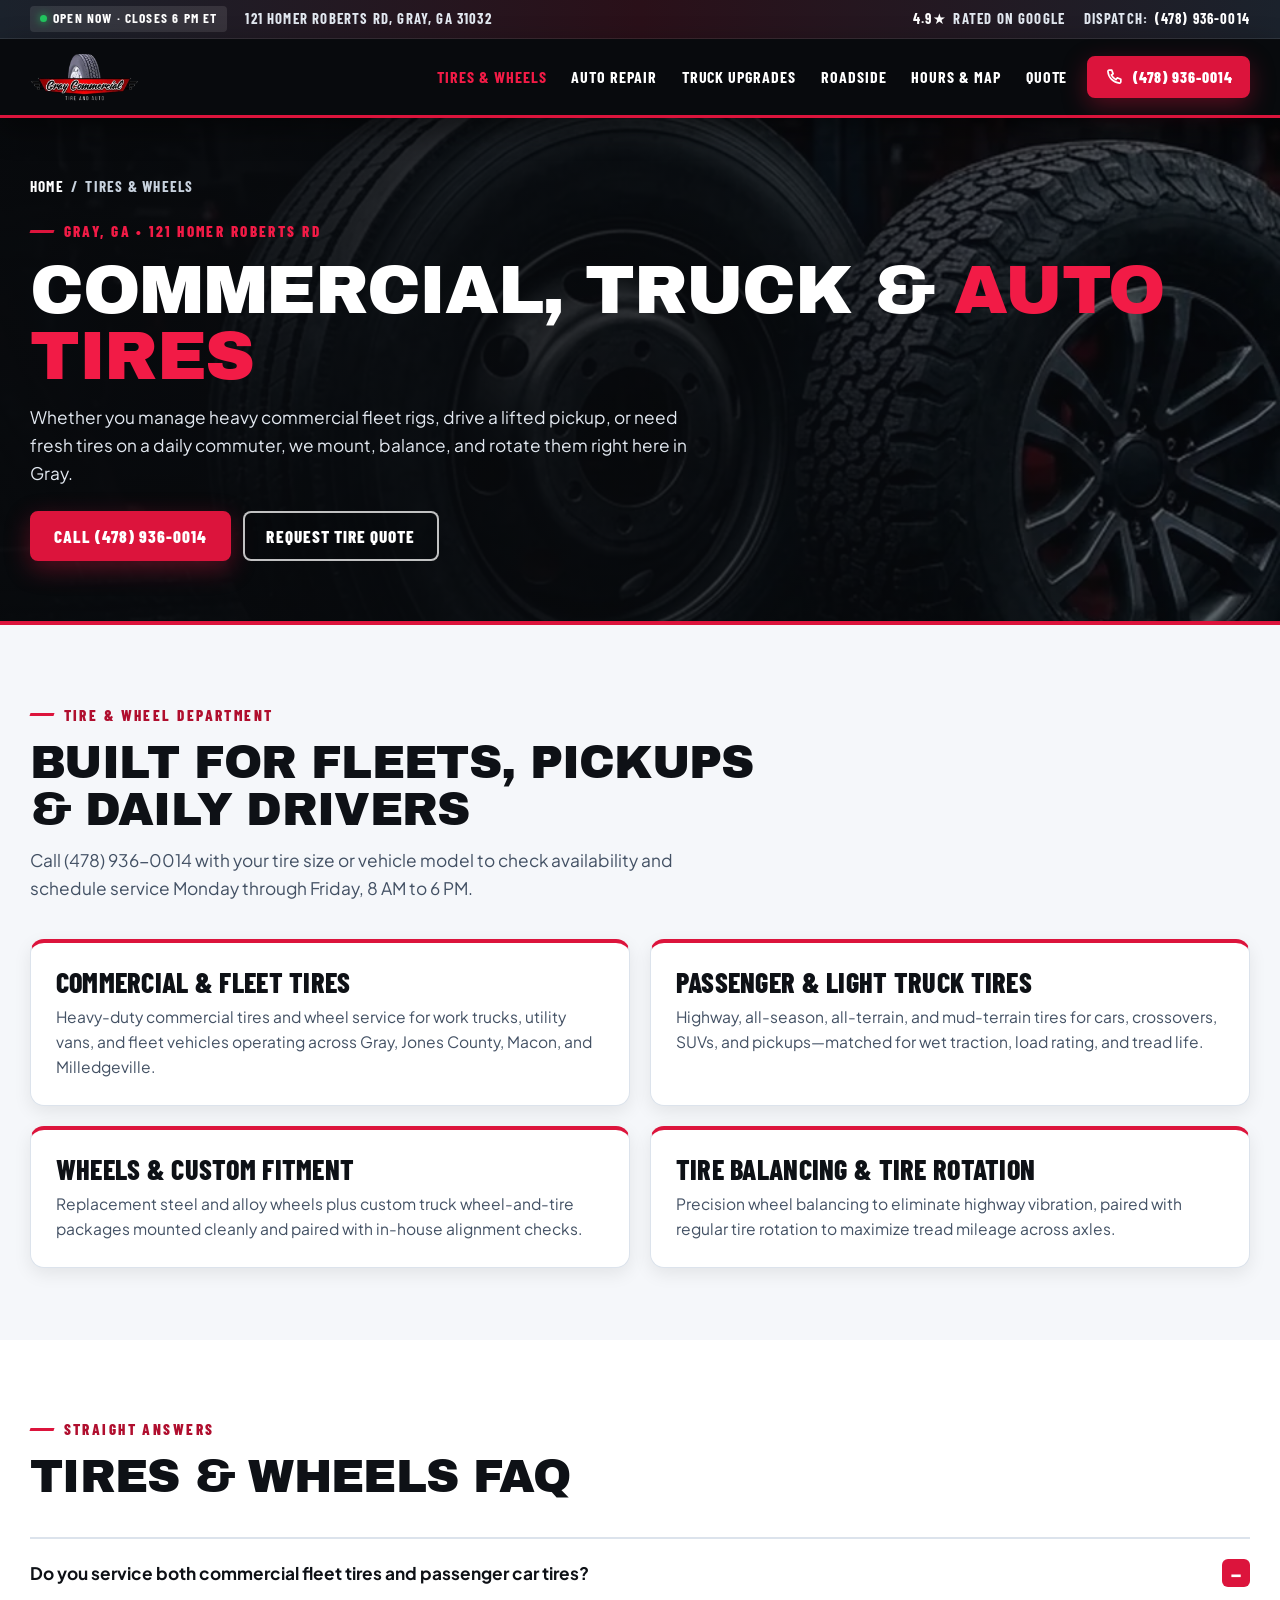
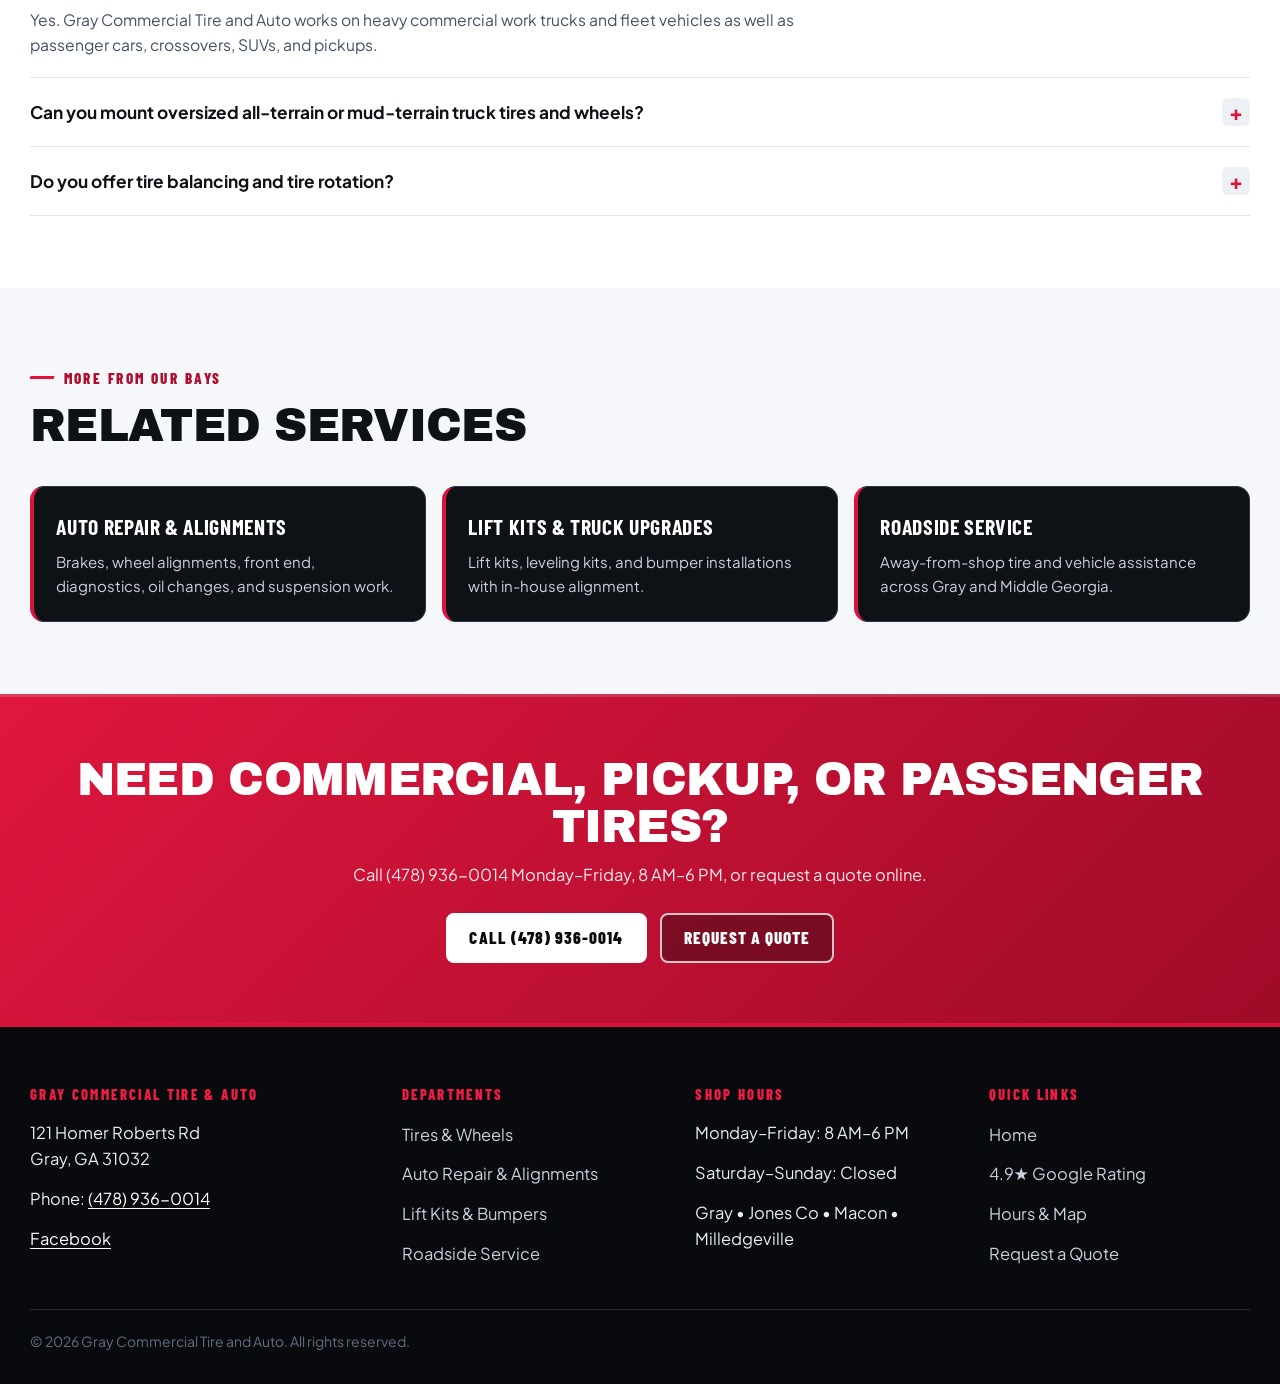
<file: tires-and-wheels.html>
<!DOCTYPE html>
<html lang="en">
<head>
  <meta charset="utf-8">
  <meta name="viewport" content="width=device-width, initial-scale=1">
  <title>Commercial &amp; Passenger Tires in Gray, GA | Gray Commercial Tire and Auto</title>
  <meta name="description" content="Commercial fleet tires, passenger and light truck tires, custom wheels, balancing, and rotation at Gray Commercial Tire and Auto in Gray, GA. Call (478) 936-0014.">
  <meta name="robots" content="index, follow">
  <meta name="theme-color" content="#080a0d">
  <meta name="color-scheme" content="dark light">
  <meta name="format-detection" content="telephone=no">
  <!-- PLACEHOLDER: add canonical and og:url when the production domain is confirmed. -->
  <meta property="og:site_name" content="Gray Commercial Tire and Auto">
  <meta property="og:title" content="Commercial &amp; Passenger Tires in Gray, GA | Gray Commercial Tire and Auto">
  <meta property="og:description" content="Commercial fleet tires, passenger and pickup tires, wheels, balancing, and rotation in Gray, Jones County, Macon, and Milledgeville, GA.">
  <meta property="og:type" content="website">
  <meta property="og:image" content="img/logo-og.png">
  <meta property="og:locale" content="en_US">
  <meta name="twitter:card" content="summary_large_image">
  <link rel="icon" href="img/favicon-32.png" type="image/png" sizes="32x32">
  <link rel="icon" href="img/favicon-192.png" type="image/png" sizes="192x192">
  <link rel="apple-touch-icon" href="img/apple-touch-icon.png">
  <link rel="manifest" href="site.webmanifest">
  <link rel="preconnect" href="https://fonts.googleapis.com">
  <link rel="preconnect" href="https://fonts.gstatic.com" crossorigin>
  <link rel="stylesheet" href="https://fonts.googleapis.com/css2?family=Archivo+Black&amp;family=Barlow+Condensed:ital,wght@0,700;0,800;1,800&amp;family=Plus+Jakarta+Sans:wght@400;500;600;700&amp;display=swap">
  <link rel="stylesheet" href="css/styles.css">
  <script type="application/ld+json">
  {
    "@context": "https://schema.org",
    "@graph": [
      {
        "@type": "BreadcrumbList",
        "itemListElement": [
          { "@type": "ListItem", "position": 1, "name": "Home", "item": "index.html" },
          { "@type": "ListItem", "position": 2, "name": "Tires & Wheels" }
        ]
      },
      {
        "@type": "Service",
        "name": "Commercial and Passenger Tires & Wheels",
        "serviceType": "Tire Sales and Service",
        "provider": {
          "@type": ["TireShop", "AutoRepair"],
          "name": "Gray Commercial Tire and Auto",
          "telephone": "+1-478-936-0014",
          "address": {
            "@type": "PostalAddress",
            "streetAddress": "121 Homer Roberts Rd",
            "addressLocality": "Gray",
            "addressRegion": "GA",
            "postalCode": "31032",
            "addressCountry": "US"
          }
        },
        "areaServed": ["Gray, GA", "Jones County, GA", "Macon, GA", "Milledgeville, GA"],
        "hasOfferCatalog": {
          "@type": "OfferCatalog",
          "name": "Tire and Wheel Services",
          "itemListElement": [
            { "@type": "Offer", "itemOffered": { "@type": "Service", "name": "Commercial tires and wheels" } },
            { "@type": "Offer", "itemOffered": { "@type": "Service", "name": "Passenger tires and wheels" } },
            { "@type": "Offer", "itemOffered": { "@type": "Service", "name": "Tire balancing" } },
            { "@type": "Offer", "itemOffered": { "@type": "Service", "name": "Tire rotation" } }
          ]
        }
      },
      {
        "@type": "FAQPage",
        "mainEntity": [
          {
            "@type": "Question",
            "name": "Do you service both commercial fleet tires and passenger car tires?",
            "acceptedAnswer": {
              "@type": "Answer",
              "text": "Yes. Gray Commercial Tire and Auto works on heavy commercial work trucks and fleet vehicles as well as passenger cars, crossovers, SUVs, and pickups."
            }
          },
          {
            "@type": "Question",
            "name": "Can you mount oversized all-terrain or mud-terrain truck tires and wheels?",
            "acceptedAnswer": {
              "@type": "Answer",
              "text": "Yes. We mount and balance highway, all-terrain, and mud-terrain truck tires and wheels, and we also install lift kits, leveling kits, and perform alignments in-house."
            }
          },
          {
            "@type": "Question",
            "name": "Do you offer tire balancing and tire rotation?",
            "acceptedAnswer": {
              "@type": "Answer",
              "text": "Yes. We perform tire balancing and tire rotation in-house, along with wheel alignments to keep your tires wearing evenly."
            }
          }
        ]
      }
    ]
  }
  </script>
</head>
<body>
  <a class="skip" href="#content">Skip to content</a>

  <div class="utility-bar" role="region" aria-label="Shop status and location">
    <div class="wrap utility-inner">
      <div class="utility-cluster">
        <span class="status-pill" data-open-status>Mon&ndash;Fri 8 AM&ndash;6 PM</span>
        <span class="utility-item utility-hide-sm">121 Homer Roberts Rd, Gray, GA 31032</span>
      </div>
      <div class="utility-cluster">
        <a class="utility-item utility-hide-sm" href="index.html#reviews"><strong>4.9&#9733;</strong> Rated on Google</a>
        <a class="utility-item" href="tel:+14789360014">Dispatch: <strong>(478) 936-0014</strong></a>
      </div>
    </div>
  </div>

  <header class="site-header" id="site-header">
    <div class="wrap header-bar">
      <a class="logo" href="index.html">
        <picture>
          <source srcset="img/logo-header.webp" type="image/webp">
          <img src="img/logo-header.png" alt="Gray Commercial Tire and Auto" width="350" height="160">
        </picture>
      </a>
      <div class="header-cluster">
        <nav class="site-nav" id="site-nav" aria-label="Main navigation">
          <a href="tires-and-wheels.html" aria-current="page">Tires &amp; Wheels</a>
          <a href="auto-repair.html">Auto Repair</a>
          <a href="truck-upgrades.html">Truck Upgrades</a>
          <a href="roadside-service.html">Roadside</a>
          <a href="index.html#hours">Hours &amp; Map</a>
          <a href="index.html?service=Commercial%20tires%20and%20wheels#contact">Quote</a>
        </nav>
        <a class="btn btn-primary header-call" href="tel:+14789360014" aria-label="Call Gray Commercial Tire and Auto at (478) 936-0014">
          <svg class="icon" viewBox="0 0 24 24" aria-hidden="true" fill="none" stroke="currentColor" stroke-width="2" stroke-linecap="round" stroke-linejoin="round"><path d="M6.2 3.8h3.1L11 8.2 8.8 9.5a12 12 0 0 0 5.7 5.7l1.3-2.2 4.4 1.7v3.1a1.5 1.5 0 0 1-1.6 1.5A15.2 15.2 0 0 1 4.7 5.4 1.5 1.5 0 0 1 6.2 3.8z"/></svg>
          <span class="call-short">Call</span>
          <span class="call-full">(478) 936-0014</span>
        </a>
        <button class="menu-toggle" type="button" aria-expanded="false" aria-controls="site-nav" aria-label="Open menu">
          <svg class="icon icon-open" viewBox="0 0 24 24" aria-hidden="true" fill="none" stroke="currentColor" stroke-width="2" stroke-linecap="round"><path d="M4 7h16M4 12h16M4 17h16"/></svg>
          <svg class="icon icon-close" viewBox="0 0 24 24" aria-hidden="true" fill="none" stroke="currentColor" stroke-width="2" stroke-linecap="round"><path d="M6 6l12 12M18 6 6 18"/></svg>
        </button>
      </div>
    </div>
  </header>

  <main id="content">
    <section class="subhero" aria-labelledby="page-heading">
      <div class="subhero-bg" aria-hidden="true">
        <img src="img/card-tires.webp" alt="" width="960" height="540" fetchpriority="high">
      </div>
      <div class="wrap">
        <nav class="breadcrumbs" aria-label="Breadcrumb">
          <a href="index.html">Home</a>
          <span aria-hidden="true">/</span>
          <span>Tires &amp; Wheels</span>
        </nav>
        <p class="eyebrow">Gray, GA &bull; 121 Homer Roberts Rd</p>
        <h1 id="page-heading">Commercial, Truck &amp; <span style="color: var(--crimson-vivid);">Auto Tires</span></h1>
        <p class="lead">Whether you manage heavy commercial fleet rigs, drive a lifted pickup, or need fresh tires on a daily commuter, we mount, balance, and rotate them right here in Gray.</p>
        <div class="hero-actions">
          <a class="btn btn-primary" href="tel:+14789360014">Call (478) 936-0014</a>
          <a class="btn btn-ghost" href="index.html?service=Commercial%20tires%20and%20wheels#contact">Request Tire Quote</a>
        </div>
      </div>
    </section>

    <section class="section section-mist" aria-labelledby="tire-services-heading">
      <div class="wrap">
        <div class="section-head">
          <p class="eyebrow">Tire &amp; Wheel Department</p>
          <h2 id="tire-services-heading">Built for Fleets, Pickups &amp; Daily Drivers</h2>
          <p class="intro">Call (478) 936-0014 with your tire size or vehicle model to check availability and schedule service Monday through Friday, 8 AM to 6 PM.</p>
        </div>
        <div class="capability-grid">
          <article class="capability-card" id="commercial">
            <h3>Commercial &amp; Fleet Tires</h3>
            <p>Heavy-duty commercial tires and wheel service for work trucks, utility vans, and fleet vehicles operating across Gray, Jones County, Macon, and Milledgeville.</p>
          </article>
          <article class="capability-card" id="passenger">
            <h3>Passenger &amp; Light Truck Tires</h3>
            <p>Highway, all-season, all-terrain, and mud-terrain tires for cars, crossovers, SUVs, and pickups—matched for wet traction, load rating, and tread life.</p>
          </article>
          <article class="capability-card" id="wheels">
            <h3>Wheels &amp; Custom Fitment</h3>
            <p>Replacement steel and alloy wheels plus custom truck wheel-and-tire packages mounted cleanly and paired with in-house alignment checks.</p>
          </article>
          <article class="capability-card" id="balancing-rotation">
            <h3>Tire Balancing &amp; Tire Rotation</h3>
            <p>Precision wheel balancing to eliminate highway vibration, paired with regular tire rotation to maximize tread mileage across axles.</p>
          </article>
        </div>
      </div>
    </section>

    <section class="section section-white" aria-labelledby="tire-faq-heading">
      <div class="wrap">
        <div class="section-head">
          <p class="eyebrow">Straight Answers</p>
          <h2 id="tire-faq-heading">Tires &amp; Wheels FAQ</h2>
        </div>
        <div class="faq-list">
          <details class="faq" open>
            <summary><span class="faq-q">Do you service both commercial fleet tires and passenger car tires?</span></summary>
            <div class="faq-panel"><p class="faq-a">Yes. Gray Commercial Tire and Auto works on heavy commercial work trucks and fleet vehicles as well as passenger cars, crossovers, SUVs, and pickups.</p></div>
          </details>
          <details class="faq">
            <summary><span class="faq-q">Can you mount oversized all-terrain or mud-terrain truck tires and wheels?</span></summary>
            <div class="faq-panel"><p class="faq-a">Yes. We mount and balance highway, all-terrain, and mud-terrain truck tires and wheels, and we also install <a href="truck-upgrades.html">lift and leveling kits</a> and perform alignments in-house.</p></div>
          </details>
          <details class="faq">
            <summary><span class="faq-q">Do you offer tire balancing and tire rotation?</span></summary>
            <div class="faq-panel"><p class="faq-a">Yes. We perform tire balancing and tire rotation in-house, along with <a href="auto-repair.html">wheel alignments</a> to keep your tires wearing evenly.</p></div>
          </details>
        </div>
      </div>
    </section>

    <section class="section section-mist" aria-labelledby="related-heading">
      <div class="wrap">
        <div class="section-head">
          <p class="eyebrow">More From Our Bays</p>
          <h2 id="related-heading">Related Services</h2>
        </div>
        <div class="related-grid">
          <a class="related-card" href="auto-repair.html">
            <strong>Auto Repair &amp; Alignments</strong>
            <span>Brakes, wheel alignments, front end, diagnostics, oil changes, and suspension work.</span>
          </a>
          <a class="related-card" href="truck-upgrades.html">
            <strong>Lift Kits &amp; Truck Upgrades</strong>
            <span>Lift kits, leveling kits, and bumper installations with in-house alignment.</span>
          </a>
          <a class="related-card" href="roadside-service.html">
            <strong>Roadside Service</strong>
            <span>Away-from-shop tire and vehicle assistance across Gray and Middle Georgia.</span>
          </a>
        </div>
      </div>
    </section>

    <section class="cta-band" aria-labelledby="cta-heading">
      <div class="wrap">
        <h2 id="cta-heading">Need Commercial, Pickup, or Passenger Tires?</h2>
        <p>Call (478) 936-0014 Monday&ndash;Friday, 8 AM&ndash;6 PM, or request a quote online.</p>
        <div class="cta-actions">
          <a class="btn btn-white" href="tel:+14789360014">Call (478) 936-0014</a>
          <a class="btn btn-ghost" href="index.html?service=Commercial%20tires%20and%20wheels#contact">Request a Quote</a>
        </div>
      </div>
    </section>
  </main>

  <div class="dock" role="region" aria-label="Call or get a quote">
    <a class="btn btn-primary" href="tel:+14789360014">Call Now</a>
    <a class="btn btn-outline-dark" href="index.html#contact">Get a Quote</a>
  </div>

  <footer class="site-footer">
    <div class="wrap footer-grid">
      <div>
        <p class="footer-label">Gray Commercial Tire &amp; Auto</p>
        <p>121 Homer Roberts Rd<br>Gray, GA 31032</p>
        <p>Phone: <a href="tel:+14789360014">(478) 936-0014</a></p>
        <p><a href="https://facebook.com/620062815120284" target="_blank" rel="noopener noreferrer">Facebook<span class="sr-only"> (opens in a new tab)</span></a></p>
      </div>
      <div>
        <p class="footer-label">Departments</p>
        <div class="footer-links">
          <a href="tires-and-wheels.html">Tires &amp; Wheels</a>
          <a href="auto-repair.html">Auto Repair &amp; Alignments</a>
          <a href="truck-upgrades.html">Lift Kits &amp; Bumpers</a>
          <a href="roadside-service.html">Roadside Service</a>
        </div>
      </div>
      <div>
        <p class="footer-label">Shop Hours</p>
        <p>Monday&ndash;Friday: 8 AM&ndash;6 PM</p>
        <p>Saturday&ndash;Sunday: Closed</p>
        <p>Gray &bull; Jones Co &bull; Macon &bull; Milledgeville</p>
      </div>
      <nav aria-label="Footer">
        <p class="footer-label">Quick Links</p>
        <div class="footer-links">
          <a href="index.html">Home</a>
          <a href="index.html#reviews">4.9&#9733; Google Rating</a>
          <a href="index.html#hours">Hours &amp; Map</a>
          <a href="index.html#contact">Request a Quote</a>
        </div>
      </nav>
    </div>
    <div class="wrap">
      <p class="fine-print">&copy; 2026 Gray Commercial Tire and Auto. All rights reserved.</p>
    </div>
  </footer>
  <script src="js/site.js" defer></script>
</body>
</html>
</file>
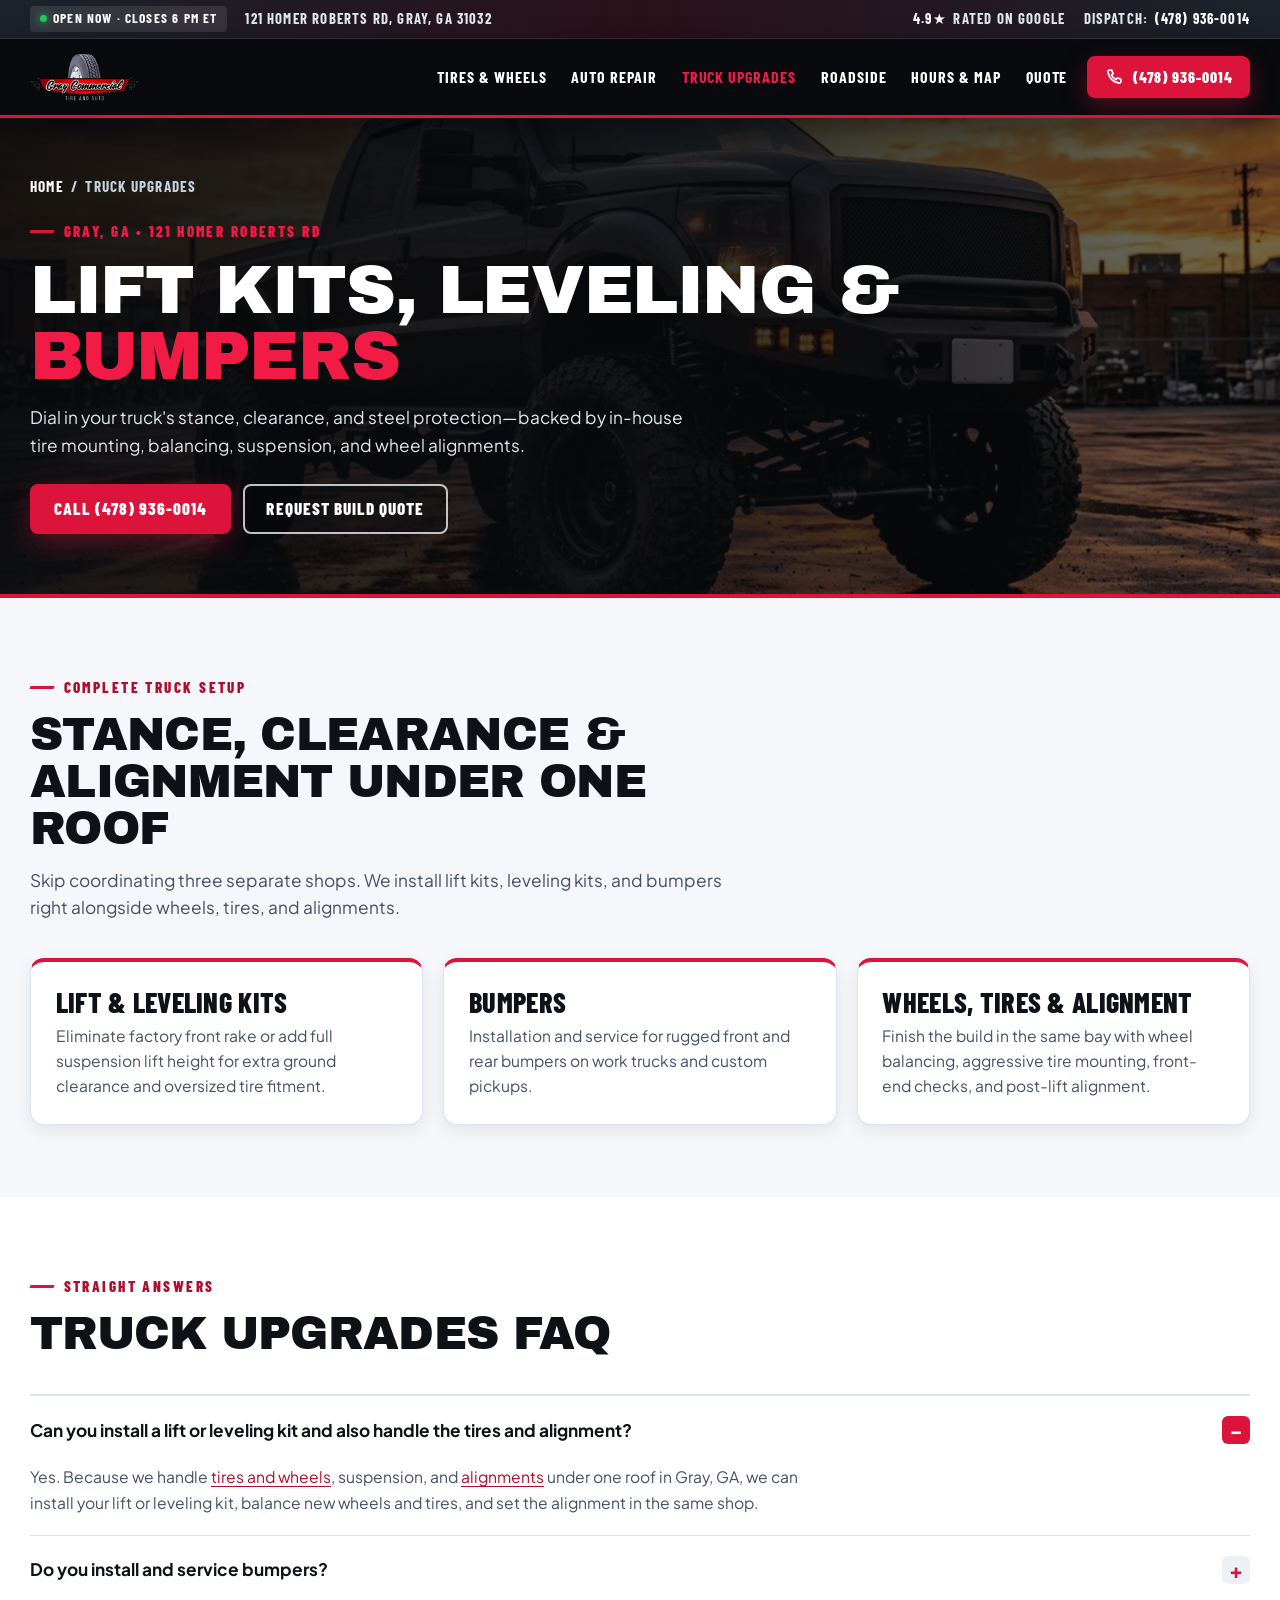
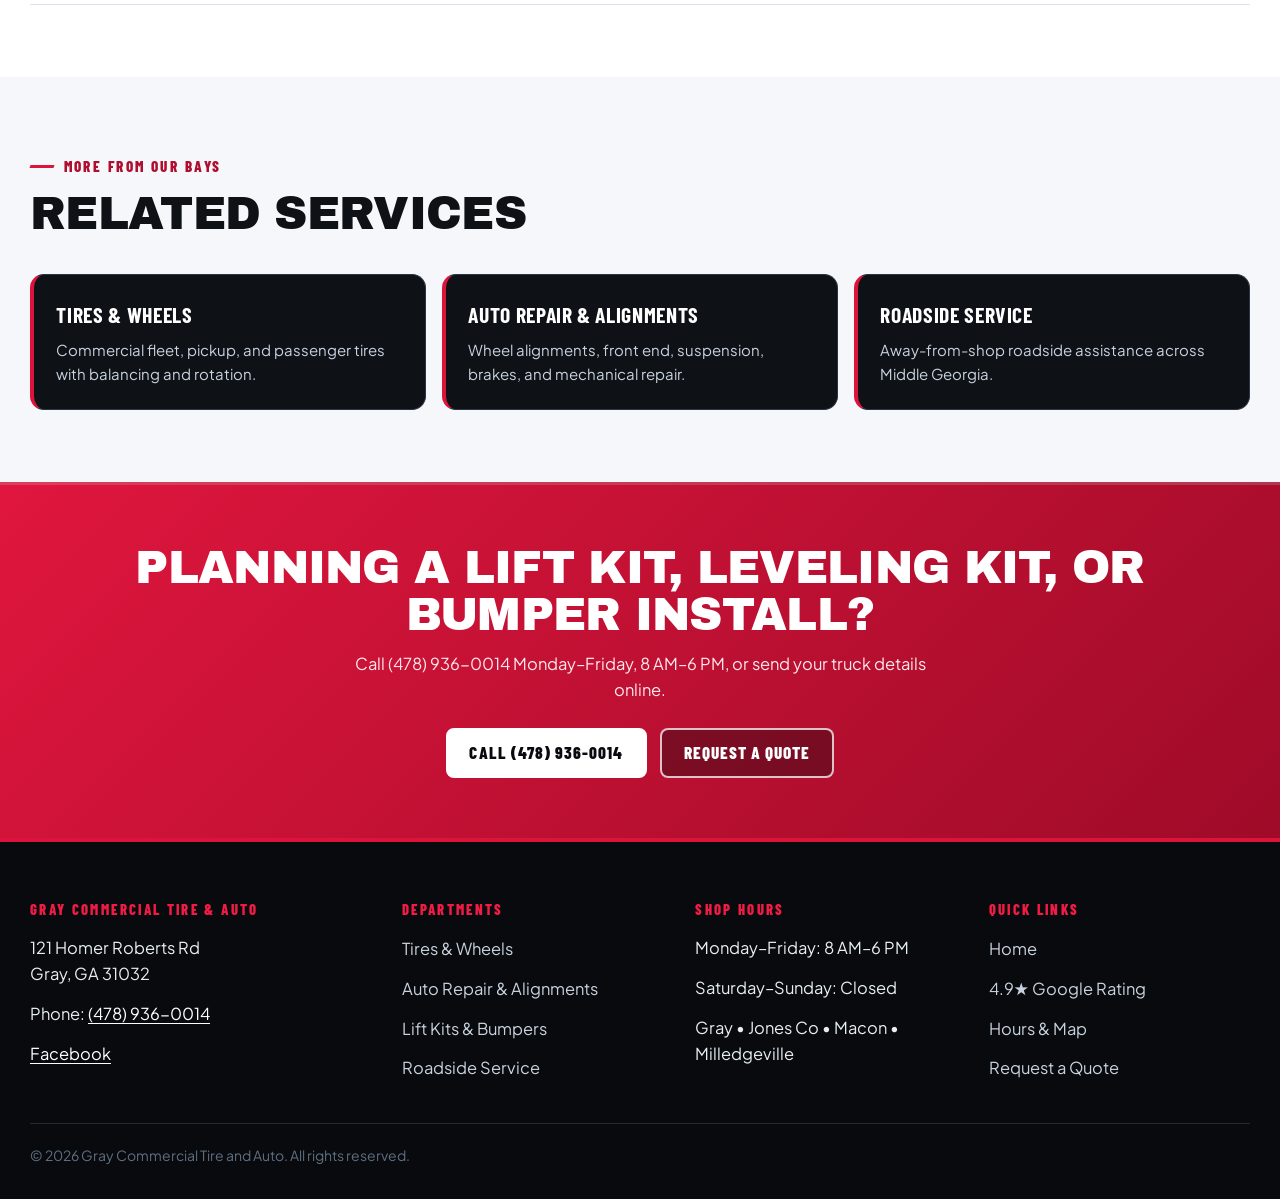
<file: truck-upgrades.html>
<!DOCTYPE html>
<html lang="en">
<head>
  <meta charset="utf-8">
  <meta name="viewport" content="width=device-width, initial-scale=1">
  <title>Lift Kits, Leveling Kits &amp; Bumpers in Gray, GA | Gray Commercial Tire and Auto</title>
  <meta name="description" content="Lift kits, leveling kits, and bumper installation with in-house alignments and wheel balancing at Gray Commercial Tire and Auto in Gray, GA. Call (478) 936-0014.">
  <meta name="robots" content="index, follow">
  <meta name="theme-color" content="#080a0d">
  <meta name="color-scheme" content="dark light">
  <meta name="format-detection" content="telephone=no">
  <!-- PLACEHOLDER: add canonical and og:url when the production domain is confirmed. -->
  <meta property="og:site_name" content="Gray Commercial Tire and Auto">
  <meta property="og:title" content="Lift Kits, Leveling Kits &amp; Bumpers in Gray, GA | Gray Commercial Tire and Auto">
  <meta property="og:description" content="Lift kits, leveling kits, and bumper installations for trucks and SUVs in Gray, Jones County, Macon, and Milledgeville, GA.">
  <meta property="og:type" content="website">
  <meta property="og:image" content="img/logo-og.png">
  <meta property="og:locale" content="en_US">
  <meta name="twitter:card" content="summary_large_image">
  <link rel="icon" href="img/favicon-32.png" type="image/png" sizes="32x32">
  <link rel="icon" href="img/favicon-192.png" type="image/png" sizes="192x192">
  <link rel="apple-touch-icon" href="img/apple-touch-icon.png">
  <link rel="manifest" href="site.webmanifest">
  <link rel="preconnect" href="https://fonts.googleapis.com">
  <link rel="preconnect" href="https://fonts.gstatic.com" crossorigin>
  <link rel="stylesheet" href="https://fonts.googleapis.com/css2?family=Archivo+Black&amp;family=Barlow+Condensed:ital,wght@0,700;0,800;1,800&amp;family=Plus+Jakarta+Sans:wght@400;500;600;700&amp;display=swap">
  <link rel="stylesheet" href="css/styles.css">
  <script type="application/ld+json">
  {
    "@context": "https://schema.org",
    "@graph": [
      {
        "@type": "BreadcrumbList",
        "itemListElement": [
          { "@type": "ListItem", "position": 1, "name": "Home", "item": "index.html" },
          { "@type": "ListItem", "position": 2, "name": "Truck Upgrades" }
        ]
      },
      {
        "@type": "Service",
        "name": "Lift Kits, Leveling Kits & Bumpers",
        "serviceType": "Truck Suspension & Exterior Upgrades",
        "provider": {
          "@type": ["TireShop", "AutoRepair"],
          "name": "Gray Commercial Tire and Auto",
          "telephone": "+1-478-936-0014",
          "address": {
            "@type": "PostalAddress",
            "streetAddress": "121 Homer Roberts Rd",
            "addressLocality": "Gray",
            "addressRegion": "GA",
            "postalCode": "31032",
            "addressCountry": "US"
          }
        },
        "areaServed": ["Gray, GA", "Jones County, GA", "Macon, GA", "Milledgeville, GA"],
        "hasOfferCatalog": {
          "@type": "OfferCatalog",
          "name": "Truck Upgrade Services",
          "itemListElement": [
            { "@type": "Offer", "itemOffered": { "@type": "Service", "name": "Lift and leveling kits" } },
            { "@type": "Offer", "itemOffered": { "@type": "Service", "name": "Bumpers" } }
          ]
        }
      },
      {
        "@type": "FAQPage",
        "mainEntity": [
          {
            "@type": "Question",
            "name": "Can you install a lift or leveling kit and also handle the tires and alignment?",
            "acceptedAnswer": {
              "@type": "Answer",
              "text": "Yes. Because we handle tires, wheels, suspension, and alignments under one roof in Gray, GA, we can install your lift or leveling kit, balance new wheels and tires, and set the alignment in the same shop."
            }
          },
          {
            "@type": "Question",
            "name": "Do you install and service bumpers?",
            "acceptedAnswer": {
              "@type": "Answer",
              "text": "Yes. We provide bumper installation and service for trucks and passenger vehicles."
            }
          }
        ]
      }
    ]
  }
  </script>
</head>
<body>
  <a class="skip" href="#content">Skip to content</a>

  <div class="utility-bar" role="region" aria-label="Shop status and location">
    <div class="wrap utility-inner">
      <div class="utility-cluster">
        <span class="status-pill" data-open-status>Mon&ndash;Fri 8 AM&ndash;6 PM</span>
        <span class="utility-item utility-hide-sm">121 Homer Roberts Rd, Gray, GA 31032</span>
      </div>
      <div class="utility-cluster">
        <a class="utility-item utility-hide-sm" href="index.html#reviews"><strong>4.9&#9733;</strong> Rated on Google</a>
        <a class="utility-item" href="tel:+14789360014">Dispatch: <strong>(478) 936-0014</strong></a>
      </div>
    </div>
  </div>

  <header class="site-header" id="site-header">
    <div class="wrap header-bar">
      <a class="logo" href="index.html">
        <picture>
          <source srcset="img/logo-header.webp" type="image/webp">
          <img src="img/logo-header.png" alt="Gray Commercial Tire and Auto" width="350" height="160">
        </picture>
      </a>
      <div class="header-cluster">
        <nav class="site-nav" id="site-nav" aria-label="Main navigation">
          <a href="tires-and-wheels.html">Tires &amp; Wheels</a>
          <a href="auto-repair.html">Auto Repair</a>
          <a href="truck-upgrades.html" aria-current="page">Truck Upgrades</a>
          <a href="roadside-service.html">Roadside</a>
          <a href="index.html#hours">Hours &amp; Map</a>
          <a href="index.html?service=Lift%20and%20leveling%20kits#contact">Quote</a>
        </nav>
        <a class="btn btn-primary header-call" href="tel:+14789360014" aria-label="Call Gray Commercial Tire and Auto at (478) 936-0014">
          <svg class="icon" viewBox="0 0 24 24" aria-hidden="true" fill="none" stroke="currentColor" stroke-width="2" stroke-linecap="round" stroke-linejoin="round"><path d="M6.2 3.8h3.1L11 8.2 8.8 9.5a12 12 0 0 0 5.7 5.7l1.3-2.2 4.4 1.7v3.1a1.5 1.5 0 0 1-1.6 1.5A15.2 15.2 0 0 1 4.7 5.4 1.5 1.5 0 0 1 6.2 3.8z"/></svg>
          <span class="call-short">Call</span>
          <span class="call-full">(478) 936-0014</span>
        </a>
        <button class="menu-toggle" type="button" aria-expanded="false" aria-controls="site-nav" aria-label="Open menu">
          <svg class="icon icon-open" viewBox="0 0 24 24" aria-hidden="true" fill="none" stroke="currentColor" stroke-width="2" stroke-linecap="round"><path d="M4 7h16M4 12h16M4 17h16"/></svg>
          <svg class="icon icon-close" viewBox="0 0 24 24" aria-hidden="true" fill="none" stroke="currentColor" stroke-width="2" stroke-linecap="round"><path d="M6 6l12 12M18 6 6 18"/></svg>
        </button>
      </div>
    </div>
  </header>

  <main id="content">
    <section class="subhero" aria-labelledby="page-heading">
      <div class="subhero-bg" aria-hidden="true">
        <img src="img/card-trucks.webp" alt="" width="960" height="540" fetchpriority="high">
      </div>
      <div class="wrap">
        <nav class="breadcrumbs" aria-label="Breadcrumb">
          <a href="index.html">Home</a>
          <span aria-hidden="true">/</span>
          <span>Truck Upgrades</span>
        </nav>
        <p class="eyebrow">Gray, GA &bull; 121 Homer Roberts Rd</p>
        <h1 id="page-heading">Lift Kits, Leveling &amp; <span style="color: var(--crimson-vivid);">Bumpers</span></h1>
        <p class="lead">Dial in your truck's stance, clearance, and steel protection—backed by in-house tire mounting, balancing, suspension, and wheel alignments.</p>
        <div class="hero-actions">
          <a class="btn btn-primary" href="tel:+14789360014">Call (478) 936-0014</a>
          <a class="btn btn-ghost" href="index.html?service=Lift%20and%20leveling%20kits#contact">Request Build Quote</a>
        </div>
      </div>
    </section>

    <section class="section section-mist" aria-labelledby="upgrades-heading">
      <div class="wrap">
        <div class="section-head">
          <p class="eyebrow">Complete Truck Setup</p>
          <h2 id="upgrades-heading">Stance, Clearance &amp; Alignment Under One Roof</h2>
          <p class="intro">Skip coordinating three separate shops. We install lift kits, leveling kits, and bumpers right alongside wheels, tires, and alignments.</p>
        </div>
        <div class="capability-grid cols-3">
          <article class="capability-card">
            <h3>Lift &amp; Leveling Kits</h3>
            <p>Eliminate factory front rake or add full suspension lift height for extra ground clearance and oversized tire fitment.</p>
          </article>
          <article class="capability-card">
            <h3>Bumpers</h3>
            <p>Installation and service for rugged front and rear bumpers on work trucks and custom pickups.</p>
          </article>
          <article class="capability-card">
            <h3>Wheels, Tires &amp; Alignment</h3>
            <p>Finish the build in the same bay with wheel balancing, aggressive tire mounting, front-end checks, and post-lift alignment.</p>
          </article>
        </div>
      </div>
    </section>

    <section class="section section-white" aria-labelledby="upgrades-faq-heading">
      <div class="wrap">
        <div class="section-head">
          <p class="eyebrow">Straight Answers</p>
          <h2 id="upgrades-faq-heading">Truck Upgrades FAQ</h2>
        </div>
        <div class="faq-list">
          <details class="faq" open>
            <summary><span class="faq-q">Can you install a lift or leveling kit and also handle the tires and alignment?</span></summary>
            <div class="faq-panel"><p class="faq-a">Yes. Because we handle <a href="tires-and-wheels.html">tires and wheels</a>, suspension, and <a href="auto-repair.html">alignments</a> under one roof in Gray, GA, we can install your lift or leveling kit, balance new wheels and tires, and set the alignment in the same shop.</p></div>
          </details>
          <details class="faq">
            <summary><span class="faq-q">Do you install and service bumpers?</span></summary>
            <div class="faq-panel"><p class="faq-a">Yes. We provide bumper installation and service for trucks and passenger vehicles.</p></div>
          </details>
        </div>
      </div>
    </section>

    <section class="section section-mist" aria-labelledby="related-heading">
      <div class="wrap">
        <div class="section-head">
          <p class="eyebrow">More From Our Bays</p>
          <h2 id="related-heading">Related Services</h2>
        </div>
        <div class="related-grid">
          <a class="related-card" href="tires-and-wheels.html">
            <strong>Tires &amp; Wheels</strong>
            <span>Commercial fleet, pickup, and passenger tires with balancing and rotation.</span>
          </a>
          <a class="related-card" href="auto-repair.html">
            <strong>Auto Repair &amp; Alignments</strong>
            <span>Wheel alignments, front end, suspension, brakes, and mechanical repair.</span>
          </a>
          <a class="related-card" href="roadside-service.html">
            <strong>Roadside Service</strong>
            <span>Away-from-shop roadside assistance across Middle Georgia.</span>
          </a>
        </div>
      </div>
    </section>

    <section class="cta-band" aria-labelledby="cta-heading">
      <div class="wrap">
        <h2 id="cta-heading">Planning a Lift Kit, Leveling Kit, or Bumper Install?</h2>
        <p>Call (478) 936-0014 Monday&ndash;Friday, 8 AM&ndash;6 PM, or send your truck details online.</p>
        <div class="cta-actions">
          <a class="btn btn-white" href="tel:+14789360014">Call (478) 936-0014</a>
          <a class="btn btn-ghost" href="index.html?service=Lift%20and%20leveling%20kits#contact">Request a Quote</a>
        </div>
      </div>
    </section>
  </main>

  <div class="dock" role="region" aria-label="Call or get a quote">
    <a class="btn btn-primary" href="tel:+14789360014">Call Now</a>
    <a class="btn btn-outline-dark" href="index.html#contact">Get a Quote</a>
  </div>

  <footer class="site-footer">
    <div class="wrap footer-grid">
      <div>
        <p class="footer-label">Gray Commercial Tire &amp; Auto</p>
        <p>121 Homer Roberts Rd<br>Gray, GA 31032</p>
        <p>Phone: <a href="tel:+14789360014">(478) 936-0014</a></p>
        <p><a href="https://facebook.com/620062815120284" target="_blank" rel="noopener noreferrer">Facebook<span class="sr-only"> (opens in a new tab)</span></a></p>
      </div>
      <div>
        <p class="footer-label">Departments</p>
        <div class="footer-links">
          <a href="tires-and-wheels.html">Tires &amp; Wheels</a>
          <a href="auto-repair.html">Auto Repair &amp; Alignments</a>
          <a href="truck-upgrades.html">Lift Kits &amp; Bumpers</a>
          <a href="roadside-service.html">Roadside Service</a>
        </div>
      </div>
      <div>
        <p class="footer-label">Shop Hours</p>
        <p>Monday&ndash;Friday: 8 AM&ndash;6 PM</p>
        <p>Saturday&ndash;Sunday: Closed</p>
        <p>Gray &bull; Jones Co &bull; Macon &bull; Milledgeville</p>
      </div>
      <nav aria-label="Footer">
        <p class="footer-label">Quick Links</p>
        <div class="footer-links">
          <a href="index.html">Home</a>
          <a href="index.html#reviews">4.9&#9733; Google Rating</a>
          <a href="index.html#hours">Hours &amp; Map</a>
          <a href="index.html#contact">Request a Quote</a>
        </div>
      </nav>
    </div>
    <div class="wrap">
      <p class="fine-print">&copy; 2026 Gray Commercial Tire and Auto. All rights reserved.</p>
    </div>
  </footer>
  <script src="js/site.js" defer></script>
</body>
</html>
</file>
<file: css/styles.css>
/* Gray Commercial Tire and Auto — Midas x Gas Monkey Garage Aesthetic */

:root {
  --carbon-950: #080a0d;
  --carbon-900: #0e1116;
  --carbon-850: #151a22;
  --carbon-800: #1d2430;
  --carbon-700: #2a3444;
  --steel-600: #435164;
  --steel-500: #5f6f82;
  --steel-300: #c8d2de;
  --steel-200: #dce3ec;
  --steel-100: #edf0f4;
  --paper: #f5f7fa;
  --white: #ffffff;

  --crimson: #dc143c;
  --crimson-vivid: #f21b46;
  --crimson-dark: #a60d2b;
  --crimson-ink: #b00e2e;
  --crimson-glow: rgba(220, 20, 60, 0.35);

  --status-open: #22c55e;
  --status-closed: #f59e0b;

  --font-block: "Archivo Black", Impact, "Arial Black", sans-serif;
  --font-cond: "Barlow Condensed", "Arial Narrow", system-ui, sans-serif;
  --font-body: "Plus Jakarta Sans", system-ui, -apple-system, "Segoe UI", Roboto, sans-serif;

  --wrap: 1220px;
  --header-height: 4.75rem;
  --radius-sm: 8px;
  --radius: 14px;
  --radius-lg: 18px;
  --shadow-sm: 0 6px 18px rgba(8, 10, 13, 0.08);
  --shadow-md: 0 16px 40px rgba(8, 10, 13, 0.22);
  --shadow-lg: 0 28px 64px rgba(0, 0, 0, 0.48);
}

*,
*::before,
*::after { box-sizing: border-box; }

[hidden] { display: none !important; }

html {
  scroll-behavior: smooth;
  scroll-padding-top: calc(var(--header-height) + 1rem);
  color-scheme: dark light;
}

[id] { scroll-margin-top: calc(var(--header-height) + 1rem); }

body {
  margin: 0;
  min-height: 100vh;
  display: flex;
  flex-direction: column;
  font-family: var(--font-body);
  font-size: 1.03rem;
  line-height: 1.6;
  color: var(--carbon-900);
  background: var(--carbon-900);
  overflow-wrap: break-word;
  -webkit-font-smoothing: antialiased;
}

main { flex: 1; background: var(--paper); }

img, svg, iframe { max-width: 100%; }

iframe {
  display: block;
  width: 100%;
  height: 360px;
  border: 0;
  border-radius: 12px;
  background: var(--white);
}

h1, h2, h3, h4, p, ul, ol { margin: 0; }

h1 {
  font-family: var(--font-block);
  font-weight: 400;
  letter-spacing: -0.02em;
  line-height: 0.96;
  text-transform: uppercase;
  font-size: clamp(2.45rem, 5.4vw, 4.35rem);
}

h2 {
  font-family: var(--font-block);
  font-weight: 400;
  letter-spacing: -0.015em;
  line-height: 1.02;
  text-transform: uppercase;
  font-size: clamp(1.9rem, 3.6vw, 2.95rem);
}

h3 {
  font-family: var(--font-cond);
  font-weight: 800;
  letter-spacing: 0.01em;
  line-height: 1.08;
  text-transform: uppercase;
  font-size: clamp(1.45rem, 2.2vw, 1.85rem);
}

h4 {
  font-family: var(--font-body);
  font-weight: 700;
  font-size: 1.05rem;
  line-height: 1.3;
}

a {
  color: var(--crimson-ink);
  text-underline-offset: 0.16em;
}

p + p { margin-top: 0.85rem; }

.skip {
  position: absolute;
  left: 0.75rem;
  top: -4rem;
  z-index: 100;
  background: var(--crimson);
  color: var(--white);
  padding: 0.7rem 1rem;
  border-radius: 8px;
  font-weight: 700;
  text-decoration: none;
}

.skip:focus { top: 0.75rem; }

.sr-only {
  position: absolute;
  width: 1px;
  height: 1px;
  padding: 0;
  margin: -1px;
  overflow: hidden;
  clip: rect(0, 0, 0, 0);
  white-space: nowrap;
  border: 0;
}

.wrap {
  width: min(var(--wrap), calc(100% - 2.25rem));
  max-width: var(--wrap);
  margin-inline: auto;
}

:focus-visible {
  outline: 3px solid var(--crimson-vivid);
  outline-offset: 3px;
}

.eyebrow {
  display: inline-flex;
  align-items: center;
  gap: 0.6rem;
  margin: 0 0 0.8rem;
  font-family: var(--font-cond);
  color: var(--crimson-ink);
  font-size: 0.95rem;
  font-weight: 800;
  letter-spacing: 0.16em;
  text-transform: uppercase;
}

.eyebrow::before {
  content: "";
  width: 1.5rem;
  height: 3px;
  background: var(--crimson);
  transform: skewX(-18deg);
  flex: none;
}

.intro {
  max-width: 44rem;
  margin: 0.85rem 0 2.25rem;
  color: var(--steel-600);
  font-size: 1.08rem;
  line-height: 1.6;
}

/* Buttons */
.btn, .menu-toggle, .site-nav a, .drawer-toggle, summary {
  touch-action: manipulation;
}

.btn {
  display: inline-flex;
  align-items: center;
  justify-content: center;
  gap: 0.55rem;
  min-height: 50px;
  padding: 0.75rem 1.35rem;
  border-radius: 8px;
  border: 2px solid transparent;
  background: transparent;
  color: var(--carbon-900);
  font-family: var(--font-cond);
  font-weight: 800;
  font-size: 1.08rem;
  letter-spacing: 0.06em;
  text-transform: uppercase;
  line-height: 1.1;
  text-align: center;
  text-decoration: none;
  cursor: pointer;
  transition: background-color 0.18s ease, color 0.18s ease, border-color 0.18s ease, transform 0.18s ease, box-shadow 0.18s ease;
}

.btn-primary {
  background: var(--crimson);
  border-color: var(--crimson);
  color: var(--white);
  box-shadow: 0 8px 24px var(--crimson-glow);
}

.btn-ghost {
  border-color: rgba(255, 255, 255, 0.75);
  color: var(--white);
  background: rgba(8, 10, 13, 0.35);
}

.btn-secondary {
  background: var(--carbon-900);
  border-color: var(--carbon-900);
  color: var(--white);
}

.btn-outline-dark {
  background: var(--white);
  border-color: var(--carbon-900);
  color: var(--carbon-900);
}

.btn-primary:disabled {
  background: var(--crimson-dark);
  border-color: var(--crimson-dark);
  cursor: progress;
}

.icon { width: 20px; height: 20px; display: block; flex: none; }

@media (hover: hover) {
  .btn-primary:hover {
    background: var(--crimson-vivid);
    border-color: var(--crimson-vivid);
    color: var(--white);
    transform: translateY(-2px);
  }
  .btn-ghost:hover {
    background: var(--white);
    border-color: var(--white);
    color: var(--carbon-950);
  }
  .btn-secondary:hover {
    background: var(--crimson);
    border-color: var(--crimson);
    color: var(--white);
  }
  .btn-outline-dark:hover {
    background: var(--carbon-900);
    color: var(--white);
  }
}

/* Gas Monkey-Inspired Top Pit-Board Utility Strip */
.utility-bar {
  background: linear-gradient(90deg, #1b222c 0%, #2a1019 50%, #1b222c 100%);
  border-bottom: 1px solid rgba(255, 255, 255, 0.1);
  color: var(--white);
  font-family: var(--font-cond);
  font-size: 0.92rem;
  font-weight: 700;
  letter-spacing: 0.08em;
  text-transform: uppercase;
}

.utility-inner {
  display: flex;
  flex-wrap: wrap;
  align-items: center;
  justify-content: space-between;
  gap: 0.5rem 1.25rem;
  min-height: 2.35rem;
  padding: 0.35rem 0;
}

.utility-cluster {
  display: flex;
  flex-wrap: wrap;
  align-items: center;
  gap: 0.55rem 1.15rem;
}

.utility-item {
  display: inline-flex;
  align-items: center;
  gap: 0.4rem;
  color: #e2e8f0;
  text-decoration: none;
}

.utility-item strong { color: var(--white); }

.utility-hide-sm { display: none; }

.status-pill {
  display: inline-flex;
  align-items: center;
  gap: 0.4rem;
  padding: 0.16rem 0.6rem;
  border-radius: 4px;
  background: rgba(255, 255, 255, 0.1);
  color: var(--white);
  font-size: 0.84rem;
}

.status-pill::before {
  content: "";
  width: 7px;
  height: 7px;
  border-radius: 50%;
  background: var(--status-closed);
  box-shadow: 0 0 8px var(--status-closed);
}

.status-pill.is-open::before {
  background: var(--status-open);
  box-shadow: 0 0 8px var(--status-open);
}

/* Midas-Inspired Pitch-Black Site Header */
.site-header {
  position: sticky;
  top: 0;
  z-index: 50;
  background: var(--carbon-950);
  color: var(--white);
  border-bottom: 3px solid var(--crimson);
  box-shadow: 0 10px 30px rgba(0, 0, 0, 0.45);
}

.header-bar {
  display: flex;
  align-items: center;
  justify-content: space-between;
  gap: 1rem;
  height: var(--header-height);
}

.logo {
  display: flex;
  align-items: center;
  flex: none;
  text-decoration: none;
  transition: opacity 0.22s ease, transform 0.22s ease;
}

.js .site-header.hide-header-logo .logo {
  opacity: 0;
  pointer-events: none;
  transform: translateY(-6px);
}

.logo img {
  display: block;
  height: 50px;
  width: auto;
}

.header-cluster {
  display: flex;
  align-items: center;
  gap: 0.55rem;
  margin-left: auto;
}

.header-call {
  min-height: 42px;
  padding: 0.5rem 0.95rem;
  font-size: 0.98rem;
}

.header-call .call-full { display: none; }

.menu-toggle {
  width: 44px;
  height: 44px;
  display: grid;
  place-items: center;
  padding: 0;
  border: 1px solid rgba(255, 255, 255, 0.3);
  border-radius: 8px;
  background: var(--carbon-850);
  color: var(--white);
  cursor: pointer;
}

.menu-toggle .icon-close { display: none; }
.menu-toggle[aria-expanded="true"] .icon-open { display: none; }
.menu-toggle[aria-expanded="true"] .icon-close { display: block; }

.site-nav { display: none; }

.site-nav.is-open {
  display: flex;
  flex-direction: column;
  position: fixed;
  top: var(--header-height);
  left: 0;
  right: 0;
  z-index: 49;
  padding: 0.65rem 1.25rem 1.1rem;
  background: var(--carbon-950);
  border-bottom: 3px solid var(--crimson);
  box-shadow: var(--shadow-lg);
}

.site-nav a {
  display: flex;
  align-items: center;
  min-height: 46px;
  padding: 0 0.3rem;
  color: var(--white);
  font-family: var(--font-cond);
  font-size: 1.08rem;
  font-weight: 700;
  letter-spacing: 0.06em;
  text-transform: uppercase;
  text-decoration: none;
  border-bottom: 1px solid rgba(255, 255, 255, 0.07);
}

.site-nav a:last-child { border-bottom: 0; }

.site-nav a[aria-current="page"],
.site-nav a:hover {
  color: var(--crimson-vivid);
}

/* Full-Bleed Midas x Gas Monkey Hero */
.hero {
  position: relative;
  isolation: isolate;
  overflow: hidden;
  padding: 1.4rem 0 3.5rem;
  background: var(--carbon-950);
  color: var(--white);
  border-bottom: 4px solid var(--crimson);
}

.hero-bg {
  position: absolute;
  inset: 0;
  z-index: -2;
}

.hero-bg img {
  width: 100%;
  height: 100%;
  object-fit: cover;
  object-position: 70% center;
  display: block;
}

.hero::before {
  content: "";
  position: absolute;
  inset: 0;
  z-index: -1;
  background:
    linear-gradient(96deg, rgba(8, 10, 13, 0.92) 0%, rgba(8, 10, 13, 0.78) 48%, rgba(8, 10, 13, 0.56) 78%, rgba(8, 10, 13, 0.78) 100%),
    linear-gradient(180deg, rgba(8, 10, 13, 0.62) 0%, rgba(8, 10, 13, 0.28) 32%, rgba(8, 10, 13, 0.88) 100%);
}

/* Centered Top Hero Emblem */
.hero-top-logo {
  display: flex;
  justify-content: center;
  width: 100%;
  margin: 0 auto 1.75rem;
}

.hero-top-logo picture {
  display: block;
  width: min(84vw, 460px);
  margin-inline: auto;
}

.hero-top-logo img {
  width: 100%;
  height: auto;
  display: block;
  margin-inline: auto;
  filter: drop-shadow(0 18px 32px rgba(0, 0, 0, 0.78));
}

.hero-grid {
  display: grid;
  gap: 2rem;
  align-items: start;
}

.hero-copy {
  padding-top: 0.15rem;
}

.hero-kicker {
  display: block;
  margin-bottom: 0.6rem;
  font-family: var(--font-cond);
  font-size: clamp(1rem, 1.5vw, 1.22rem);
  font-weight: 800;
  letter-spacing: 0.14em;
  text-transform: uppercase;
  color: var(--steel-300);
}

.hero .accent {
  color: var(--crimson-vivid);
}

.hero-sub {
  max-width: 34rem;
  margin: 1.05rem 0 0;
  color: #e2e8f0;
  font-size: 1.08rem;
  line-height: 1.6;
}

/* Midas-Style Stacked Interactive Action Drawers */
.action-stack {
  display: grid;
  gap: 0.65rem;
  width: 100%;
  max-width: 32rem;
}

.action-drawer {
  background: var(--white);
  color: var(--carbon-900);
  border-radius: 10px;
  box-shadow: 0 14px 34px rgba(0, 0, 0, 0.42);
  overflow: hidden;
  border-left: 5px solid var(--crimson);
}

.drawer-toggle {
  width: 100%;
  display: flex;
  align-items: center;
  gap: 0.85rem;
  min-height: 56px;
  padding: 0.8rem 1.05rem;
  border: 0;
  background: var(--white);
  color: var(--carbon-950);
  font-family: var(--font-cond);
  font-size: 1.12rem;
  font-weight: 800;
  letter-spacing: 0.05em;
  text-transform: uppercase;
  text-align: left;
  cursor: pointer;
}

.drawer-badge {
  width: 32px;
  height: 32px;
  border-radius: 7px;
  background: var(--crimson);
  color: var(--white);
  display: grid;
  place-items: center;
  flex: none;
}

.drawer-badge svg { width: 18px; height: 18px; }

.drawer-sign {
  margin-left: auto;
  color: var(--crimson);
  font-family: var(--font-body);
  font-size: 1.5rem;
  font-weight: 700;
  line-height: 1;
}

.drawer-body {
  padding: 0 1.05rem 1.1rem;
  border-top: 1px solid var(--steel-200);
  background: #fbfcfd;
}

.drawer-body p {
  padding-top: 0.8rem;
  color: var(--steel-600);
  font-size: 0.94rem;
  line-height: 1.5;
}

.quick-launcher {
  display: grid;
  gap: 0.65rem;
  padding-top: 0.85rem;
}

.quick-launcher label {
  font-size: 0.82rem;
  font-weight: 700;
  color: var(--carbon-850);
  text-transform: uppercase;
  letter-spacing: 0.05em;
}

.quick-row {
  display: grid;
  grid-template-columns: 1fr auto;
  gap: 0.45rem;
}

.quick-row select,
.quick-launcher input {
  min-height: 44px;
  padding: 0.55rem 0.75rem;
  border: 1.5px solid var(--carbon-700);
  border-radius: 7px;
  font-size: 0.95rem;
  background: var(--white);
  color: var(--carbon-950);
}

.quick-go {
  min-height: 44px;
  padding: 0 1rem;
  border: 0;
  border-radius: 7px;
  background: var(--crimson);
  color: var(--white);
  font-family: var(--font-cond);
  font-size: 1rem;
  font-weight: 800;
  letter-spacing: 0.06em;
  text-transform: uppercase;
  cursor: pointer;
}

.quick-go:hover { background: var(--crimson-vivid); }

.drawer-actions {
  display: flex;
  flex-wrap: wrap;
  gap: 0.55rem;
  margin-top: 0.8rem;
}

.drawer-actions .btn {
  min-height: 40px;
  padding: 0.5rem 0.95rem;
  font-size: 0.94rem;
}

/* Subpage Photo Hero */
.subhero {
  position: relative;
  isolation: isolate;
  overflow: hidden;
  padding: 3.5rem 0 3.75rem;
  background: var(--carbon-950);
  color: var(--white);
  border-bottom: 4px solid var(--crimson);
}

.subhero-bg {
  position: absolute;
  inset: 0;
  z-index: -2;
}

.subhero-bg img {
  width: 100%;
  height: 100%;
  object-fit: cover;
  object-position: center;
  display: block;
}

.subhero::before {
  content: "";
  position: absolute;
  inset: 0;
  z-index: -1;
  background: linear-gradient(95deg, rgba(8, 10, 13, 0.94) 0%, rgba(8, 10, 13, 0.82) 55%, rgba(8, 10, 13, 0.55) 100%);
}

.breadcrumbs {
  display: flex;
  flex-wrap: wrap;
  align-items: center;
  gap: 0.45rem;
  margin-bottom: 1rem;
  font-family: var(--font-cond);
  font-size: 0.95rem;
  font-weight: 700;
  letter-spacing: 0.08em;
  text-transform: uppercase;
  color: var(--steel-300);
}

.breadcrumbs a {
  color: var(--white);
  text-decoration: none;
}

.breadcrumbs a:hover { color: var(--crimson-vivid); }

.subhero .eyebrow { color: var(--crimson-vivid); }

.subhero .lead {
  max-width: 42rem;
  margin-top: 0.95rem;
  color: #e2e8f0;
  font-size: 1.08rem;
}

.hero-actions {
  display: flex;
  flex-wrap: wrap;
  gap: 0.75rem;
  margin-top: 1.5rem;
}

/* Midas-Inspired Dark Shield Guarantees / Standards Section */
.standards-band {
  padding: 4.5rem 0 5rem;
  background: var(--carbon-950);
  color: var(--white);
}

.standards-band .eyebrow { color: var(--crimson-vivid); }
.standards-band .intro { color: var(--steel-300); }

.shield-grid {
  display: grid;
  gap: 1.75rem;
}

.shield-card {
  display: flex;
  flex-direction: column;
  border-radius: var(--radius-lg);
  overflow: hidden;
  background: var(--carbon-850);
  border: 1px solid rgba(220, 20, 60, 0.45);
  box-shadow: var(--shadow-lg);
}

.shield-cap {
  position: relative;
  padding: 1.85rem 1.5rem 2.25rem;
  background:
    radial-gradient(360px 160px at 50% 0%, rgba(255, 255, 255, 0.18), transparent 70%),
    linear-gradient(135deg, #e31740 0%, #ad0c2c 100%);
  display: grid;
  place-items: center;
  text-align: center;
}

.shield-emblem {
  display: inline-flex;
  align-items: center;
  gap: 0.85rem;
  padding: 0.7rem 1.25rem;
  border-radius: 10px;
  background: var(--carbon-950);
  border: 2px solid rgba(255, 255, 255, 0.85);
  color: var(--white);
  transform: skewX(-8deg);
  box-shadow: 0 10px 24px rgba(0, 0, 0, 0.45);
}

.shield-emblem > * { transform: skewX(8deg); }

.shield-emblem svg {
  width: 34px;
  height: 34px;
  color: var(--crimson-vivid);
  flex: none;
}

.shield-emblem-text {
  text-align: left;
}

.shield-emblem-kicker {
  display: block;
  font-family: var(--font-cond);
  font-size: 0.75rem;
  font-weight: 800;
  letter-spacing: 0.14em;
  text-transform: uppercase;
  color: var(--steel-300);
}

.shield-emblem-title {
  display: block;
  font-family: var(--font-block);
  font-size: clamp(1.15rem, 2vw, 1.45rem);
  line-height: 1.05;
  text-transform: uppercase;
  color: var(--white);
}

.shield-notch {
  width: 36px;
  height: 36px;
  margin: -18px auto 0;
  position: relative;
  z-index: 2;
  border-radius: 50%;
  background: var(--carbon-950);
  border: 2px solid var(--crimson-vivid);
  color: var(--white);
  display: grid;
  place-items: center;
}

.shield-notch svg { width: 18px; height: 18px; }

.shield-body {
  padding: 1.5rem 1.65rem 2rem;
  text-align: center;
  display: flex;
  flex-direction: column;
  flex: 1;
}

.shield-sub {
  font-family: var(--font-cond);
  font-size: 1.15rem;
  font-weight: 700;
  letter-spacing: 0.04em;
  color: #ff8fa3;
  text-transform: uppercase;
  margin-bottom: 1.15rem;
}

.shield-list {
  list-style: none;
  padding: 0;
  margin: 0 0 1.6rem;
}

.shield-list li {
  padding: 0.75rem 0;
  font-weight: 700;
  color: var(--white);
  position: relative;
}

.shield-list li + li::before {
  content: "";
  display: block;
  width: 3.25rem;
  height: 2px;
  background: var(--crimson);
  margin: 0 auto 0.75rem;
}

.shield-footer {
  margin-top: auto;
}

/* Sections */
.section { padding: 4.5rem 0; }
.section-white { background: var(--white); }
.section-mist { background: var(--paper); }

.section-dark {
  background: var(--carbon-900);
  color: #e6edf3;
}

.section-dark .eyebrow { color: var(--crimson-vivid); }
.section-dark .intro { color: var(--steel-300); }
.section-dark h2,
.section-dark h3 { color: var(--white); }

.section-head {
  max-width: 48rem;
  margin-bottom: 2.25rem;
}

/* Photo-Backed 4-Card Service Showcase */
.photo-card-grid {
  display: grid;
  gap: 1.5rem;
}

.photo-card {
  display: flex;
  flex-direction: column;
  border-radius: var(--radius-lg);
  overflow: hidden;
  background: var(--white);
  border: 1px solid var(--steel-200);
  box-shadow: var(--shadow-sm);
  transition: transform 0.22s ease, box-shadow 0.22s ease;
}

@media (hover: hover) {
  .photo-card:hover {
    transform: translateY(-4px);
    box-shadow: var(--shadow-md);
  }
}

.photo-card-media {
  position: relative;
  aspect-ratio: 16 / 9;
  background: var(--carbon-950);
  overflow: hidden;
  border-bottom: 4px solid var(--crimson);
}

.photo-card-media img {
  width: 100%;
  height: 100%;
  object-fit: cover;
  display: block;
  transition: transform 0.35s ease;
}

@media (hover: hover) {
  .photo-card:hover .photo-card-media img { transform: scale(1.04); }
}

.photo-card-tag {
  position: absolute;
  left: 0.9rem;
  bottom: 0.85rem;
  padding: 0.28rem 0.7rem;
  border-radius: 5px;
  background: rgba(8, 10, 13, 0.88);
  border-left: 3px solid var(--crimson-vivid);
  color: var(--white);
  font-family: var(--font-cond);
  font-size: 0.82rem;
  font-weight: 800;
  letter-spacing: 0.12em;
  text-transform: uppercase;
}

.photo-card-body {
  padding: 1.5rem 1.5rem 1.65rem;
  display: flex;
  flex-direction: column;
  flex: 1;
}

.photo-card-body p {
  margin-top: 0.45rem;
  color: var(--steel-600);
  font-size: 0.97rem;
}

.tag-cloud {
  display: flex;
  flex-wrap: wrap;
  gap: 0.4rem;
  margin: 1.1rem 0 1.35rem;
  padding: 0;
  list-style: none;
}

.tag-cloud li {
  padding: 0.28rem 0.65rem;
  border-radius: 6px;
  background: var(--steel-100);
  color: var(--carbon-850);
  font-size: 0.84rem;
  font-weight: 700;
}

.photo-card-footer {
  margin-top: auto;
  display: flex;
  flex-wrap: wrap;
  align-items: center;
  justify-content: space-between;
  gap: 0.75rem;
  padding-top: 0.9rem;
  border-top: 1px solid var(--steel-200);
}

.text-link {
  display: inline-flex;
  align-items: center;
  gap: 0.35rem;
  font-family: var(--font-cond);
  font-size: 1.05rem;
  font-weight: 800;
  letter-spacing: 0.06em;
  text-transform: uppercase;
  color: var(--crimson-ink);
  text-decoration: none;
}

.text-link:hover { color: var(--crimson-vivid); text-decoration: underline; }

/* Subpage Capability & Related Grids */
.capability-grid {
  display: grid;
  gap: 1.25rem;
}

.capability-card {
  padding: 1.55rem;
  border-radius: var(--radius);
  background: var(--white);
  border: 1px solid var(--steel-200);
  border-top: 4px solid var(--crimson);
  box-shadow: var(--shadow-sm);
}

.capability-card h3 { margin-bottom: 0.45rem; }
.capability-card p { color: var(--steel-600); font-size: 0.975rem; }

.related-grid {
  display: grid;
  gap: 1rem;
}

.related-card {
  display: flex;
  flex-direction: column;
  gap: 0.4rem;
  padding: 1.4rem;
  border-radius: var(--radius);
  background: var(--carbon-900);
  border: 1px solid var(--carbon-700);
  border-left: 4px solid var(--crimson);
  text-decoration: none;
  color: var(--white);
  transition: transform 0.18s ease, border-color 0.18s ease;
}

.related-card:hover {
  border-color: var(--crimson-vivid);
  transform: translateY(-2px);
}

.related-card strong {
  font-family: var(--font-cond);
  font-size: 1.35rem;
  letter-spacing: 0.03em;
  text-transform: uppercase;
}

.related-card span {
  color: var(--steel-300);
  font-size: 0.9375rem;
}

/* Reputation Box */
.reputation-box {
  display: grid;
  gap: 1.75rem;
  align-items: center;
  padding: 2rem 1.65rem;
  border-radius: var(--radius-lg);
  background: var(--carbon-950);
  color: var(--white);
  border: 1px solid var(--carbon-700);
  border-left: 6px solid var(--crimson);
  box-shadow: var(--shadow-md);
}

.reputation-box .eyebrow { color: var(--crimson-vivid); }
.reputation-box h2 { color: var(--white); }
.reputation-box .intro { color: var(--steel-300); margin-bottom: 1.15rem; }

.rating-score {
  display: flex;
  align-items: baseline;
  gap: 0.45rem;
}

.rating-number {
  font-family: var(--font-block);
  font-size: clamp(3.4rem, 6vw, 4.8rem);
  line-height: 0.9;
  color: var(--white);
}

.rating-out-of {
  font-family: var(--font-cond);
  font-size: 1.35rem;
  font-weight: 800;
  color: var(--steel-300);
}

.stars-row {
  display: inline-flex;
  gap: 0.25rem;
  color: #fbbf24;
  margin: 0.5rem 0 0;
}

.stars-row svg { width: 24px; height: 24px; }

.reputation-actions {
  display: flex;
  flex-wrap: wrap;
  gap: 0.75rem;
}

/* Contact & Quote Form */
.contact-layout,
.hours-layout {
  display: grid;
  gap: 2.25rem;
}

.contact-copy .intro,
.contact-copy p { color: var(--steel-300); }

.contact-copy a:not(.btn) { color: var(--white); }

.phone-line a {
  display: inline-flex;
  align-items: center;
  min-height: 48px;
  color: var(--crimson-vivid);
  font-family: var(--font-block);
  font-size: clamp(1.85rem, 3vw, 2.5rem);
  letter-spacing: 0.01em;
  text-decoration: none;
}

.section-dark address,
.section-dark .fine { color: var(--white); }

.fine {
  margin-top: 1.25rem;
  font-family: var(--font-cond);
  color: var(--steel-500);
  font-size: 0.9rem;
  font-weight: 800;
  letter-spacing: 0.14em;
  text-transform: uppercase;
}

address { font-style: normal; font-size: 1.05rem; }

.form-card {
  padding: 1.65rem 1.4rem;
  border-radius: var(--radius-lg);
  background: var(--white);
  color: var(--carbon-900);
  border-top: 5px solid var(--crimson);
  box-shadow: var(--shadow-lg);
}

.form-card #form-note {
  margin-bottom: 1.2rem;
  color: var(--steel-600);
  font-size: 0.94rem;
}

.form-grid { display: grid; gap: 1rem; }

.field label {
  display: block;
  margin-bottom: 0.35rem;
  font-family: var(--font-cond);
  font-size: 1rem;
  font-weight: 800;
  letter-spacing: 0.05em;
  text-transform: uppercase;
}

.req { color: var(--crimson-ink); }

.hint {
  display: block;
  margin-top: 0.3rem;
  color: var(--steel-600);
  font-size: 0.85rem;
}

input, select, textarea {
  width: 100%;
  min-height: 48px;
  padding: 0.7rem 0.85rem;
  border: 1.5px solid var(--steel-500);
  border-radius: 8px;
  background: var(--white);
  color: var(--carbon-950);
  font: inherit;
  font-size: 1rem;
}

textarea { min-height: 8rem; resize: vertical; }

select {
  appearance: none;
  padding-right: 2.5rem;
  background-image: url("data:image/svg+xml,%3Csvg xmlns='http://www.w3.org/2000/svg' viewBox='0 0 24 24' fill='none' stroke='%230e1116' stroke-width='2.2' stroke-linecap='round' stroke-linejoin='round'%3E%3Cpath d='M6 9l6 6 6-6'/%3E%3C/svg%3E");
  background-repeat: no-repeat;
  background-position: right 0.85rem center;
  background-size: 1rem;
}

::placeholder { color: var(--steel-500); opacity: 1; }

input:user-invalid, textarea:user-invalid, select:user-invalid {
  border-color: var(--crimson-ink);
  background: #fff8f9;
}

.hp { display: none; }

.form-error, .notice {
  margin-bottom: 1rem;
  padding: 0.9rem 1rem;
  border: 1.5px solid var(--crimson-ink);
  border-radius: 8px;
  background: #fff2f4;
  color: var(--carbon-950);
}

.notice { border-style: dashed; }

/* Hours & Map */
.hours-lockup { margin-bottom: 1.25rem; }

.hours-days {
  font-family: var(--font-cond);
  color: var(--steel-300);
  font-size: 0.95rem;
  font-weight: 800;
  letter-spacing: 0.16em;
  text-transform: uppercase;
}

.hours-big {
  margin: 0.25rem 0 0.35rem;
  color: var(--white);
  font-family: var(--font-block);
  font-size: clamp(2.5rem, 5vw, 3.8rem);
  line-height: 0.95;
  text-transform: uppercase;
}

.hours-closed {
  color: var(--crimson-vivid);
  font-family: var(--font-cond);
  font-size: 1.2rem;
  font-weight: 800;
  letter-spacing: 0.06em;
  text-transform: uppercase;
}

.hours-table {
  width: 100%;
  margin: 1.25rem 0 1.5rem;
  border-collapse: collapse;
}

.hours-table th,
.hours-table td {
  padding: 0.7rem 0;
  border-bottom: 1px solid rgba(255, 255, 255, 0.12);
  font-size: 0.98rem;
}

.hours-table th { text-align: left; font-weight: 700; padding-right: 1rem; }
.hours-table td { text-align: right; color: var(--steel-200); }

.area-pills {
  display: flex;
  flex-wrap: wrap;
  gap: 0.45rem;
  margin-top: 0.65rem;
}

.area-pill {
  padding: 0.3rem 0.75rem;
  border-radius: 6px;
  border: 1px solid rgba(255, 255, 255, 0.2);
  background: var(--carbon-850);
  color: var(--white);
  font-family: var(--font-cond);
  font-size: 0.92rem;
  font-weight: 700;
  letter-spacing: 0.06em;
  text-transform: uppercase;
}

.map-panel {
  display: flex;
  flex-direction: column;
  justify-content: space-between;
  gap: 1.25rem;
  min-height: 100%;
  padding: 1.65rem;
  border-radius: var(--radius-lg);
  background:
    radial-gradient(380px 220px at 85% 0%, rgba(220, 20, 60, 0.22), transparent 62%),
    var(--carbon-850);
  border: 1px solid var(--carbon-700);
  color: var(--white);
}

.map-panel .eyebrow { color: var(--crimson-vivid); }
.map-address { color: var(--white); font-size: 1.2rem; line-height: 1.4; font-weight: 600; }
.map-note { color: var(--steel-300); font-size: 0.95rem; margin-top: 0.65rem; }
.map-frame:empty { display: none; }
.map-actions { display: flex; flex-wrap: wrap; gap: 0.75rem; }

/* Closing CTA Band */
.cta-band {
  padding: 3.75rem 0;
  background: linear-gradient(135deg, #e0163e 0%, #9f0b28 100%);
  color: var(--white);
  text-align: center;
  border-top: 3px solid rgba(255, 255, 255, 0.18);
}

.cta-band h2 { color: var(--white); }
.cta-band p { color: #ffe7eb; max-width: 38rem; margin: 0.75rem auto 0; }

.cta-actions {
  display: flex;
  flex-wrap: wrap;
  justify-content: center;
  gap: 0.85rem;
  margin-top: 1.5rem;
}

.cta-band .btn-white {
  background: var(--white);
  border-color: var(--white);
  color: var(--carbon-950);
}

.cta-band .btn-white:hover {
  background: var(--carbon-950);
  border-color: var(--carbon-950);
  color: var(--white);
}

/* FAQ */
.faq-list { display: grid; border-top: 2px solid var(--steel-200); }

.faq { border-bottom: 1px solid var(--steel-200); }

.faq summary {
  display: flex;
  align-items: center;
  justify-content: space-between;
  gap: 1.25rem;
  min-height: 4.25rem;
  padding: 1rem 0;
  cursor: pointer;
  list-style: none;
  font-size: clamp(1.02rem, 1.35vw, 1.15rem);
  font-weight: 700;
  line-height: 1.35;
}

.faq summary::-webkit-details-marker { display: none; }

.faq summary::after {
  content: "+";
  flex: none;
  width: 28px;
  height: 28px;
  border-radius: 6px;
  background: var(--steel-100);
  color: var(--crimson);
  display: grid;
  place-items: center;
  font-size: 1.3rem;
  font-weight: 800;
}

.faq[open] summary::after {
  content: "−";
  background: var(--crimson);
  color: var(--white);
}

.faq-panel {
  display: grid;
  grid-template-rows: 0fr;
  transition: grid-template-rows 0.25s ease;
}

.faq[open] .faq-panel { grid-template-rows: 1fr; }

.faq-panel > .faq-a {
  overflow: hidden;
  max-width: 48rem;
  padding-bottom: 1.25rem;
  color: var(--steel-600);
  font-size: 0.98rem;
}

.narrow { max-width: 42rem; }
.stack-links { display: flex; flex-wrap: wrap; gap: 0.75rem; margin-top: 1.5rem; }

/* Mobile Sticky Dock */
.dock {
  position: fixed;
  left: 0;
  right: 0;
  bottom: 0;
  z-index: 55;
  display: grid;
  grid-template-columns: 1fr 1fr;
  gap: 0.55rem;
  padding: 0.55rem 0.75rem calc(0.55rem + env(safe-area-inset-bottom));
  background: rgba(8, 10, 13, 0.97);
  border-top: 2px solid var(--crimson);
}

.dock .btn { width: 100%; min-height: 46px; padding: 0.6rem 0.8rem; }

/* Footer */
.site-footer {
  background: var(--carbon-950);
  color: #e6edf3;
  padding: 3.5rem 0 2rem;
  border-top: 4px solid var(--crimson);
}

.site-footer a { color: var(--white); text-underline-offset: 0.18em; }

.footer-grid { display: grid; gap: 2rem; }

.footer-label {
  margin-bottom: 0.6rem;
  font-family: var(--font-cond);
  color: var(--crimson-vivid);
  font-size: 0.92rem;
  font-weight: 800;
  letter-spacing: 0.16em;
  text-transform: uppercase;
}

.footer-links { display: grid; gap: 0.1rem; }
.footer-links a {
  display: flex;
  align-items: center;
  min-height: 38px;
  text-decoration: none;
  color: var(--steel-300);
}
.footer-links a:hover { color: var(--white); text-decoration: underline; }

.fine-print {
  margin-top: 2.25rem;
  padding-top: 1.25rem;
  border-top: 1px solid rgba(255, 255, 255, 0.12);
  color: var(--steel-500);
  font-size: 0.875rem;
}

/* Reveal Animations */
.js .reveal {
  opacity: 0;
  transform: translateY(14px);
  transition: opacity 0.45s ease, transform 0.45s ease;
}

.js .reveal.is-in { opacity: 1; transform: none; }

/* Responsive Breakpoints */
@media (max-width: 799px) {
  body { padding-bottom: 5rem; }
  .logo img { height: 42px; }
}

@media (min-width: 580px) {
  .header-call .call-short { display: none; }
  .header-call .call-full { display: inline; }
  .utility-hide-sm { display: inline-flex; }
}

@media (min-width: 740px) {
  .shield-grid { grid-template-columns: 1fr 1fr; }
  .photo-card-grid { grid-template-columns: 1fr 1fr; }
  .capability-grid { grid-template-columns: 1fr 1fr; }
  .related-grid { grid-template-columns: repeat(3, minmax(0, 1fr)); }
}

@media (min-width: 800px) {
  .dock { display: none; }
  .reputation-box {
    grid-template-columns: auto 1fr;
    gap: 2.5rem;
    padding: 2.5rem;
  }
  .footer-grid { grid-template-columns: 1.3fr 1fr 1fr 1fr; gap: 2rem; }
}

@media (min-width: 980px) {
  .menu-toggle { display: none; }
  .site-nav {
    display: flex;
    position: static;
    gap: 0.25rem;
    background: transparent;
    border: 0;
    padding: 0;
    box-shadow: none;
  }
  .site-nav a {
    border-bottom: 0;
    padding: 0 0.65rem;
    font-size: 1rem;
  }
  .hero { padding: 1.75rem 0 4.25rem; }
  .hero-top-logo { margin-bottom: 2.25rem; }
  .hero-top-logo picture { width: 460px; }
  .hero-grid {
    grid-template-columns: 1.05fr 0.95fr;
    gap: 3rem;
    align-items: start;
  }
  .action-stack { justify-self: end; }
  .capability-grid.cols-3 { grid-template-columns: repeat(3, minmax(0, 1fr)); }
  .hours-layout, .contact-layout {
    grid-template-columns: 1fr 1fr;
    gap: 2.75rem;
    align-items: stretch;
  }
  .form-card { padding: 2rem 1.85rem; }
  .form-grid { grid-template-columns: 1fr 1fr; }
  .span-2 { grid-column: 1 / -1; }
}

@media (prefers-reduced-motion: reduce) {
  html { scroll-behavior: auto; }
  *, *::before, *::after {
    animation: none !important;
    transition: none !important;
  }
  .js .reveal { opacity: 1; transform: none; }
}

@media print {
  .utility-bar, .menu-toggle, .skip, .action-stack, .map-actions, .dock { display: none !important; }
  .site-header { position: static; }
  body, main { background: white; color: black; }
}
</file>
